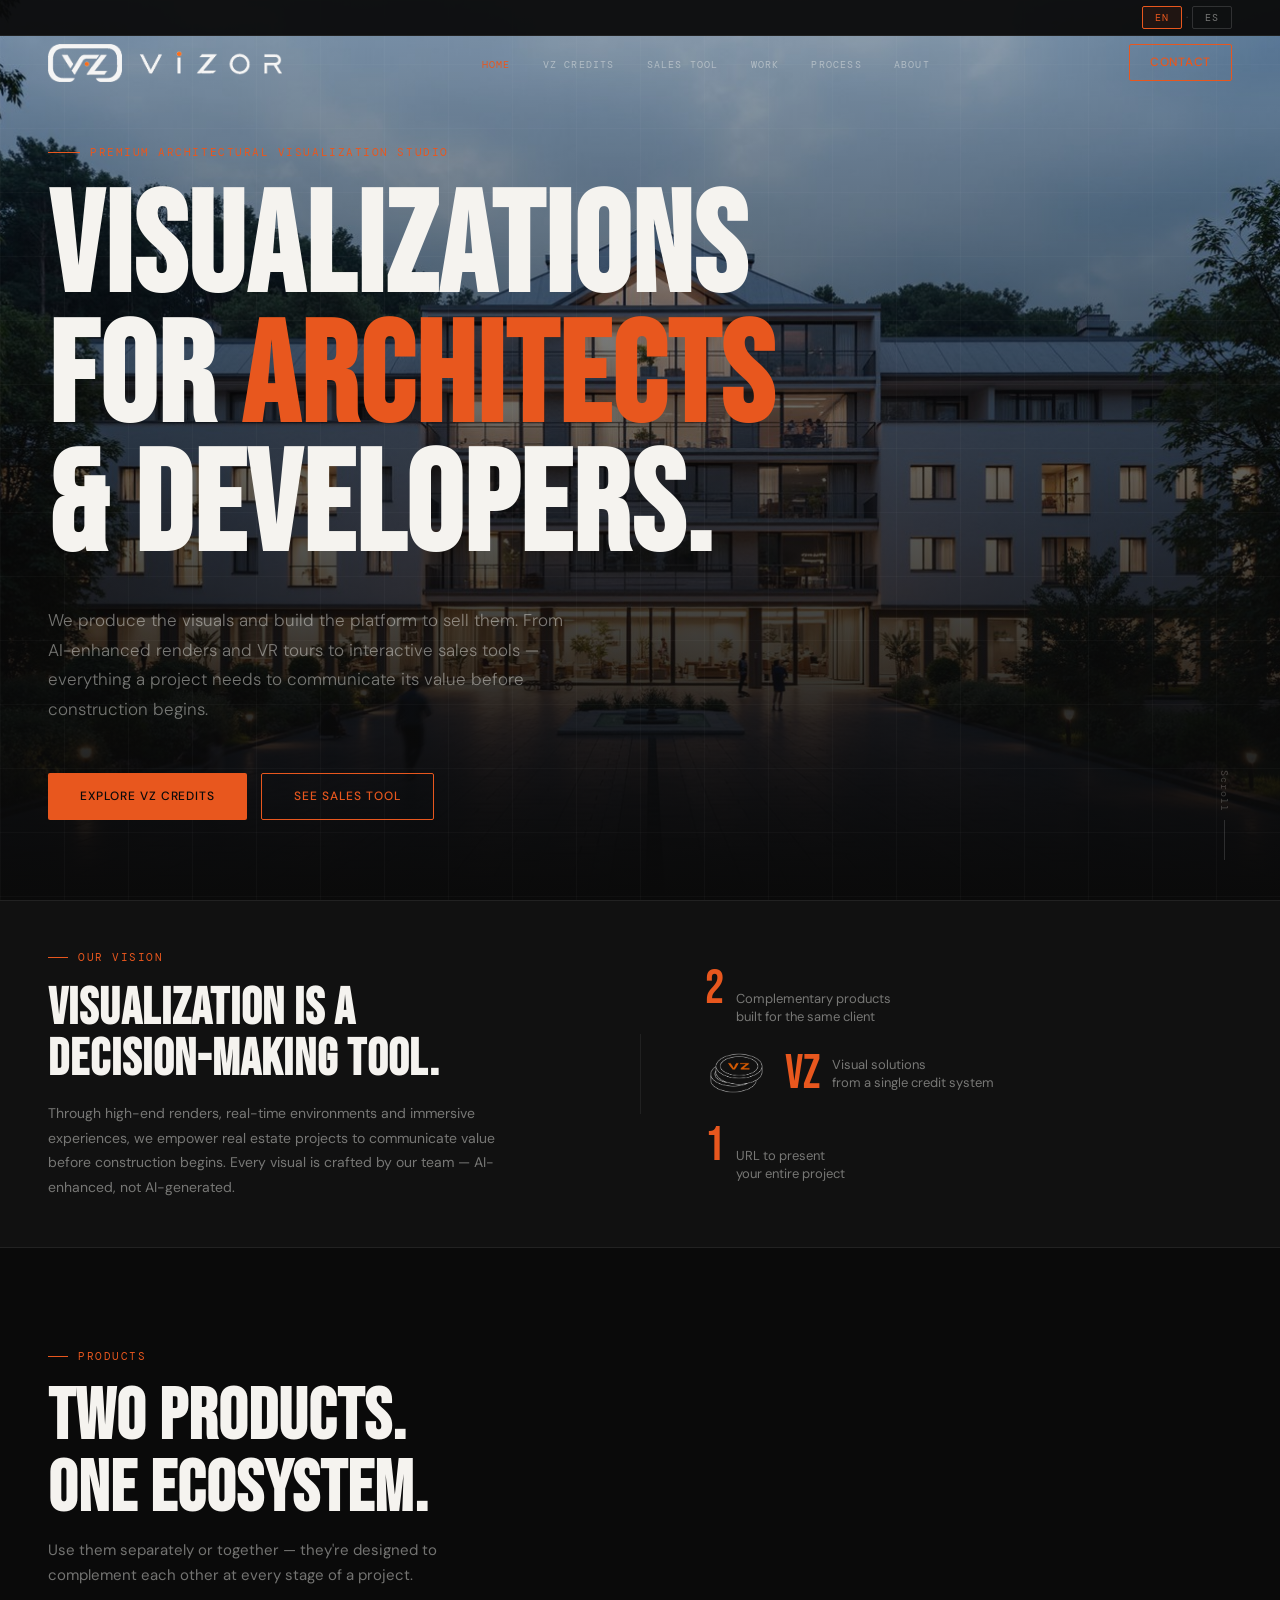
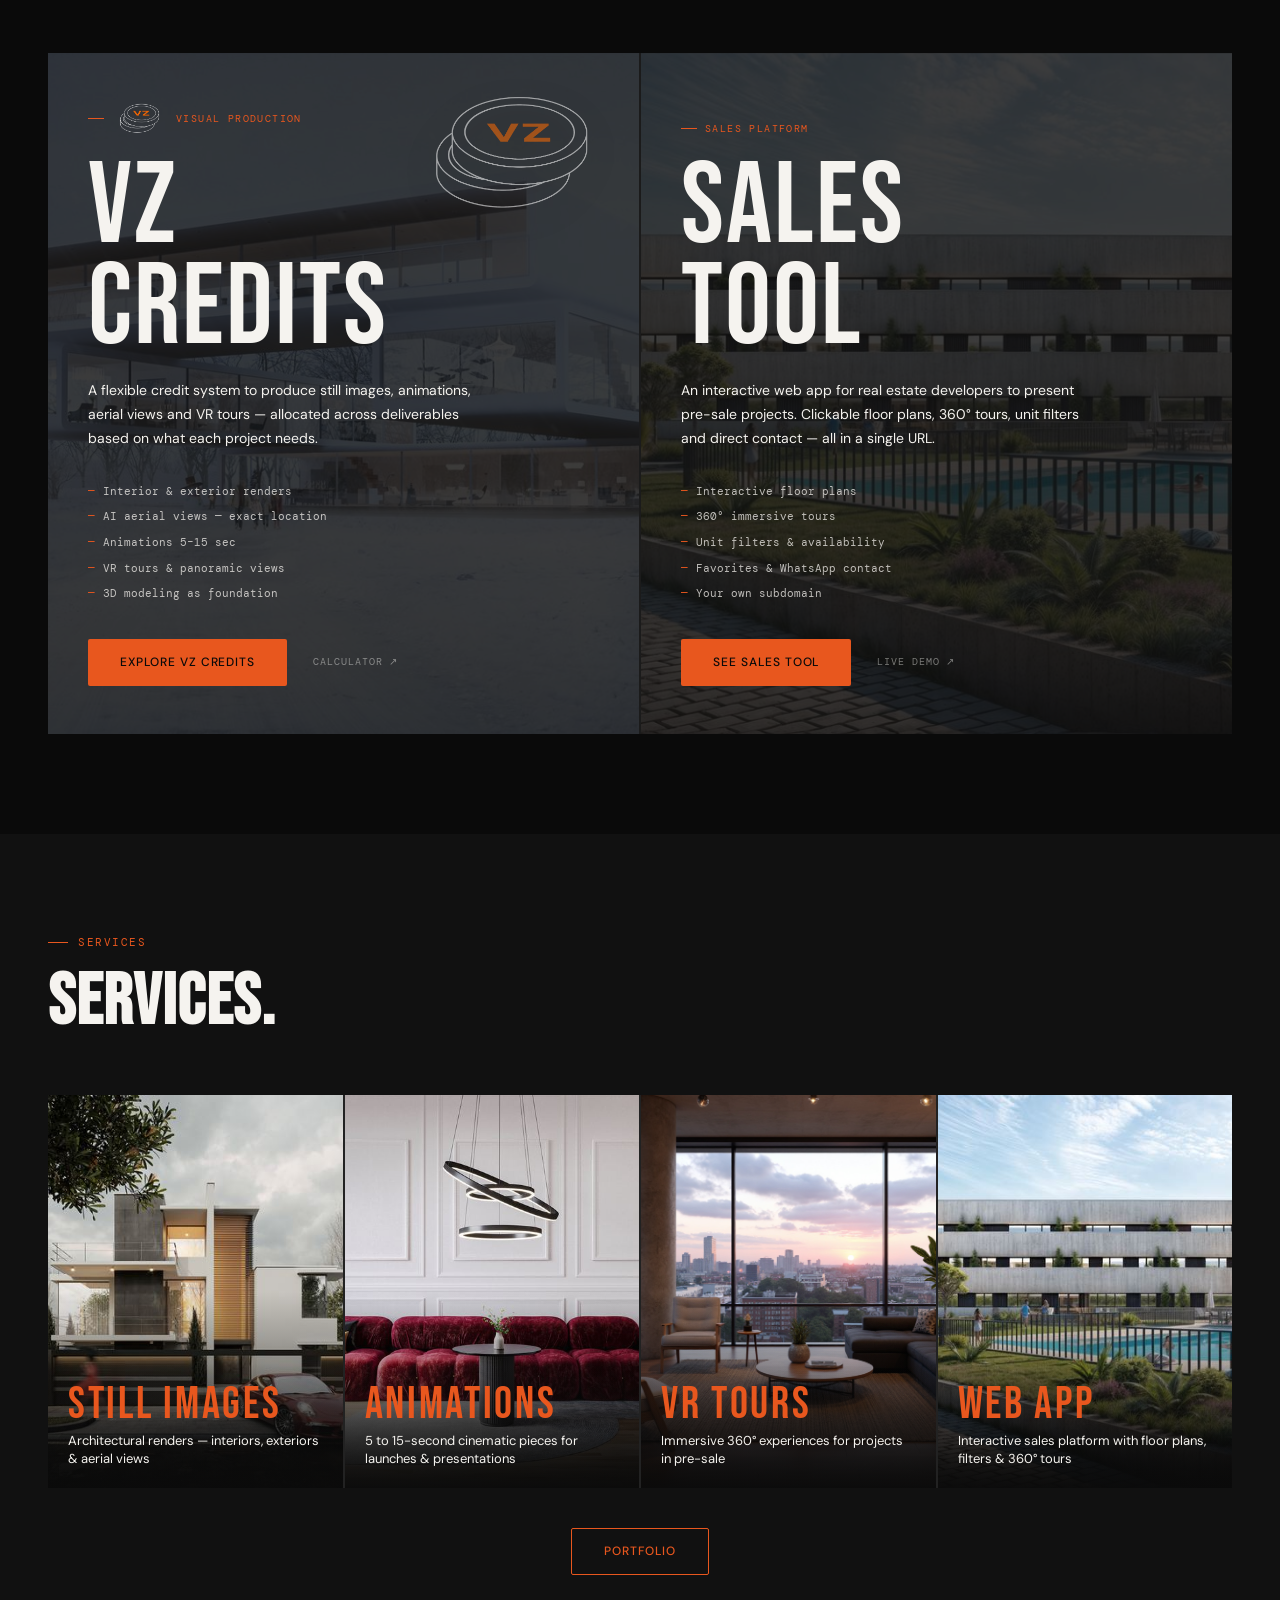
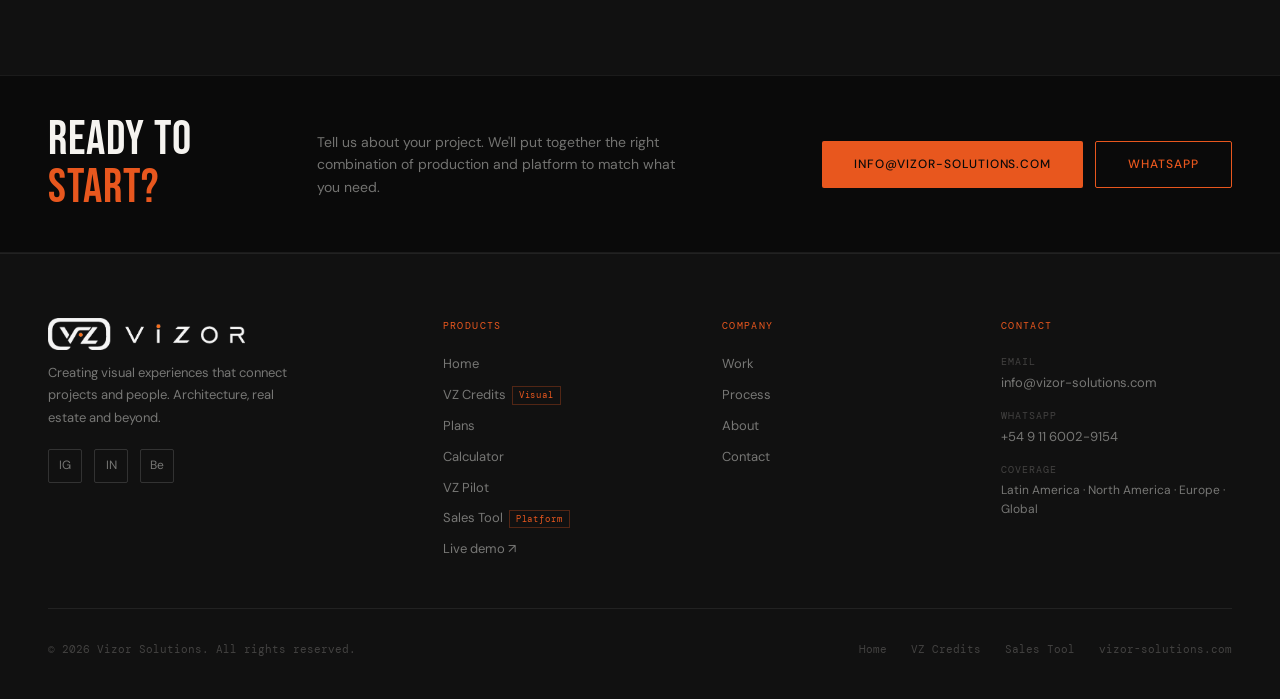
<file: index.html>
<!DOCTYPE html>
<html lang="en">
<head>
<meta charset="UTF-8">
<meta name="viewport" content="width=device-width, initial-scale=1.0">
<title>Vizor Solutions — Visual Production Studio</title>
<meta name="description" content="Vizor Solutions — premium architectural visualization for architects and developers. AI-enhanced renders, VR tours and interactive sales tools.">
<meta property="og:type" content="website">
<meta property="og:site_name" content="Vizor Solutions">
<meta property="og:url" content="https://vizor-solutions.com/">
<link rel="canonical" href="https://vizor-solutions.com/">
<meta property="og:title" content="Vizor Solutions — Visual Production Studio">
<meta property="og:description" content="We produce the visuals and build the platform to sell them. AI-enhanced renders, VR tours and interactive sales tools for architects and developers.">
<meta property="og:image" content="https://vizor-solutions.com/assets/img/hero-bg.jpg">
<meta name="twitter:card" content="summary_large_image">
<meta name="twitter:title" content="Vizor Solutions — Visual Production Studio">
<meta name="twitter:description" content="We produce the visuals and build the platform to sell them. AI-enhanced renders, VR tours and interactive sales tools for architects and developers.">
<meta name="twitter:image" content="https://vizor-solutions.com/assets/img/hero-bg.jpg">
<link rel="preconnect" href="https://fonts.googleapis.com">
<link rel="preconnect" href="https://fonts.gstatic.com" crossorigin>
<link href="https://fonts.googleapis.com/css2?family=Bebas+Neue&family=DM+Sans:wght@300;400;500&family=DM+Mono:wght@400;500&display=swap" rel="stylesheet">
<link rel="stylesheet" href="assets/css/vizor.css">
<link rel="preload" as="image" href="assets/img/hero-bg.jpg" fetchpriority="high">
<link rel="icon" type="image/png" href="assets/img/favicon.png" sizes="any">
<link rel="apple-touch-icon" href="assets/img/favicon.png">
<style>
/* ── HOME-SPECIFIC ── */

/* HERO */
.hero{min-height:100vh;position:relative;overflow:hidden;display:flex;flex-direction:column;justify-content:flex-end;padding:0 48px 80px;padding-top:137px}
.hero-bg{position:absolute;inset:0;z-index:0;background-image:url('assets/img/hero-bg.jpg');background-attachment:fixed;background-size:cover;background-position:center}
.hero-bg::after{content:'';position:absolute;inset:0;background:linear-gradient(to top,rgba(10,10,10,1) 0%,rgba(10,10,10,.7) 40%,rgba(10,10,10,.3) 100%)}
.hero-grid{position:absolute;inset:0;z-index:1;pointer-events:none;background-image:linear-gradient(rgba(255,255,255,.025) 1px,transparent 1px),linear-gradient(90deg,rgba(255,255,255,.025) 1px,transparent 1px);background-size:64px 64px}
.hero-content{position:relative;z-index:2;max-width:780px}
.hero-h1{font-family:var(--fd);font-size:clamp(40px,11vw,148px);line-height:.92;letter-spacing:2px;margin-bottom:32px;animation:fadeUp .8s .2s ease both;overflow-wrap:break-word;hyphens:auto}
.hero-h1 .accent{color:var(--orange)}
.hero-sub{font-size:17px;font-weight:300;color:var(--muted);line-height:1.75;max-width:520px;margin-bottom:48px;animation:fadeUp .8s .35s ease both}
.hero-actions{display:flex;gap:14px;flex-wrap:wrap;animation:fadeUp .8s .45s ease both}
.hero-scroll{position:absolute;bottom:40px;right:48px;z-index:2;font-family:var(--fm);font-size:10px;color:var(--muted2);letter-spacing:.1em;writing-mode:vertical-lr;display:flex;align-items:center;gap:8px;animation:fadeUp .8s .6s ease both}
.hero-scroll::after{content:'';width:1px;height:40px;background:var(--border-b)}

/* VISION STRIP */
.vision-strip{background:var(--surface);border-top:1px solid var(--border);border-bottom:1px solid var(--border);padding:48px}
.vision-inner{display:grid;grid-template-columns:1fr 1px 1fr;gap:0;align-items:center}
.vision-divider{background:var(--border);height:80px;align-self:center}
.vision-left{padding-right:64px}
.vision-label{font-family:var(--fm);font-size:11px;color:var(--orange);letter-spacing:.14em;text-transform:uppercase;display:flex;align-items:center;gap:10px;margin-bottom:16px}
.vision-label::before{content:'';width:20px;height:1px;background:var(--orange)}
.vision-title{font-family:var(--fd);font-size:clamp(32px,4vw,52px);line-height:1;letter-spacing:1px;margin-bottom:16px}
.vision-desc{font-size:14px;color:var(--muted);line-height:1.75;max-width:480px}
.vision-right{padding-left:64px;display:flex;flex-direction:column;gap:24px}
.vision-stat{display:flex;align-items:baseline;gap:12px}
.vision-stat-num{font-family:var(--fd);font-size:48px;color:var(--orange);line-height:1}
.vision-stat-text{font-size:13px;color:var(--muted);line-height:1.4}

/* PRODUCTS */
.products-section{padding:100px 48px}
.products-header{margin-bottom:64px}
.products-grid{display:grid;grid-template-columns:1fr 1fr;gap:2px;background:var(--border)}
.product-card{background:var(--surface);position:relative;overflow:hidden;min-height:540px;display:flex;flex-direction:column;justify-content:flex-end;transition:background .3s}
.product-card:hover{background:var(--surface2)}
.product-card-bg{position:absolute;inset:0;background-size:cover;background-position:center;opacity:.18;transition:opacity .4s}
.product-card:hover .product-card-bg{opacity:.28}
.product-card-border{position:absolute;top:0;left:0;right:0;height:2px;background:var(--orange);transform:scaleX(0);transform-origin:left;transition:transform .4s ease}
.product-card:hover .product-card-border{transform:scaleX(1)}
.product-card-coin{position:absolute;top:32px;right:32px;height:140px;width:auto;opacity:.55;z-index:1;pointer-events:none;transition:opacity .4s ease,transform .6s ease;filter:drop-shadow(0 10px 22px rgba(0,0,0,.4))}
.product-card:hover .product-card-coin{opacity:.8;transform:translateY(-4px) rotate(-3deg)}
@media(max-width:560px){.product-card-coin{height:92px;top:20px;right:20px;opacity:.45}}
.product-card-body{position:relative;z-index:2;padding:48px 40px}
.product-tag{font-family:var(--fm);font-size:10px;color:var(--orange);letter-spacing:.14em;text-transform:uppercase;margin-bottom:20px;display:flex;align-items:center;gap:8px}
.product-tag::before{content:'';width:16px;height:1px;background:var(--orange)}
.product-name{font-family:var(--fd);font-size:clamp(72px,9vw,130px);line-height:.88;letter-spacing:2px;margin-bottom:20px}
.product-desc{font-size:14px;color:var(--white);line-height:1.7;max-width:400px;margin-bottom:32px}
.product-features{display:flex;flex-direction:column;gap:8px;margin-bottom:36px}
.product-feature{font-family:var(--fm);font-size:11px;color:rgba(245,243,239,.75);display:flex;align-items:center;gap:8px}
.product-feature::before{content:'—';color:var(--orange)}
.product-actions{display:flex;gap:10px;align-items:center}
.product-link{font-family:var(--fm);font-size:10px;color:var(--muted);letter-spacing:.1em;text-transform:uppercase;text-decoration:none;display:flex;align-items:center;gap:6px;margin-left:16px;transition:color .2s}
.product-link:hover{color:var(--white)}
.product-link::after{content:'↗'}

/* WORK / SERVICES STRIP */
.services-section{padding:100px 48px;background:var(--surface)}
.services-grid{margin-top:56px;display:grid;grid-template-columns:repeat(auto-fit,minmax(min(170px,100%),1fr));gap:2px;background:var(--border)}
.service-item{position:relative;overflow:hidden;aspect-ratio:3/4;cursor:pointer;display:block;text-decoration:none;color:inherit}
.service-item img{width:100%;height:100%;object-fit:cover;display:block;transition:transform .6s ease,filter .4s}
.service-item:hover img{transform:scale(1.04);filter:brightness(.7)}
.service-item-overlay{position:absolute;inset:0;background:linear-gradient(to top,rgba(10,10,10,.85) 0%,transparent 50%)}
.service-item-label{position:absolute;bottom:0;left:0;right:0;padding:20px;background:linear-gradient(to top,rgba(10,10,10,.9) 0%,transparent 100%)}
.service-item-type{font-family:var(--fd);font-size:clamp(28px,3.5vw,48px);color:var(--orange);letter-spacing:.06em;text-transform:uppercase;margin-bottom:4px;line-height:1}
.service-item-name{font-size:13px;color:var(--white);line-height:1.4}
.service-item-arrow{position:absolute;top:18px;right:18px;width:36px;height:36px;border:1px solid rgba(244,243,239,.35);border-radius:50%;display:flex;align-items:center;justify-content:center;color:var(--white);font-size:14px;opacity:0;transform:translate(6px,-6px);transition:opacity .25s,transform .25s,background .25s,border-color .25s}
.service-item:hover .service-item-arrow{opacity:1;transform:translate(0,0);background:var(--orange);border-color:var(--orange)}
.services-cta{margin-top:40px;text-align:center}

/* CONNECT STRIP */
.connect-strip{background:var(--black);border-top:1px solid var(--border);border-bottom:1px solid var(--border);padding:40px 48px;display:flex;align-items:center;justify-content:space-between;gap:48px}
.connect-text{font-family:var(--fd);font-size:clamp(28px,4vw,48px);letter-spacing:1px;line-height:1}
.connect-text span{color:var(--orange)}
.connect-desc{font-size:14px;color:var(--muted);max-width:380px;line-height:1.6}
.connect-actions{display:flex;gap:12px;flex-shrink:0}

/* FOOTER (home-specific bg) */
footer{background:var(--surface);border-top:1px solid var(--border)}

@media(max-width:900px){
  .hero{padding:0 20px 64px;padding-top:120px}
  .hero-scroll{display:none}
  .vision-strip{padding:40px 20px}
  .vision-inner{grid-template-columns:1fr;gap:32px}
  .vision-divider{display:none}
  .vision-left{padding-right:0}
  .vision-right{padding-left:0}
  .products-section{padding:64px 20px}
  .products-grid{grid-template-columns:1fr}
  .services-section{padding:64px 20px}
  .services-grid{grid-template-columns:repeat(2,minmax(0,1fr))}
  .connect-strip{flex-direction:column;align-items:flex-start;padding:40px 20px}
}
/* Defensive: touch devices always get 2-col services even if viewport detection is off */
@media (any-pointer:coarse){
  .services-grid{grid-template-columns:repeat(2,minmax(0,1fr))}
}
</style>
</head>
<body>

<!-- LANG BAR -->
<div class="lang-bar">
  <button class="lang-btn active" id="btn-en" onclick="setLang('en')">EN</button>
  <span class="lang-sep">·</span>
  <button class="lang-btn" id="btn-es" onclick="setLang('es')">ES</button>
</div>
<!-- NAV -->
<nav id="mainNav">
  <a href="/" class="nav-logo"><img src="assets/img/logo.png" alt="Vizor Solutions" width="235" height="38" style="height:38px;width:auto;display:block"></a>
  <ul class="nav-links">
    <li><a href="/" class="active">Home</a></li>
    <li><a href="/vz-credits">VZ Credits</a></li>
    <li><a href="/sales-tool">Sales Tool</a></li>
    <li><a href="/services" data-en="Work" data-es="Trabajo">Work</a></li>
    <li><a href="/process" data-en="Process" data-es="Proceso">Process</a></li>
    <li><a href="/about" data-en="About" data-es="Nosotros">About</a></li>
  </ul>
  <a href="#contact" class="nav-cta" data-en="Contact" data-es="Contacto">Contact</a>
</nav>

<!-- HERO -->
<section class="hero">
  <div class="hero-bg" id="heroBg"></div>
  <div class="hero-grid"></div>
  <div class="hero-content">
    <div class="hero-tag" data-en="Premium Architectural Visualization Studio" data-es="Estudio Premium de Visualización Arquitectónica">Premium Architectural Visualization Studio</div>
    <h1 class="hero-h1"
        data-en="VISUALIZATIONS<br>FOR <span class='accent'>ARCHITECTS</span><br>&amp; DEVELOPERS."
        data-es="VISUALIZACIONES<br>PARA <span class='accent'>ARQUITECTOS</span><br>Y DESARROLLADORES.">VISUALIZATIONS<br>FOR <span class="accent">ARCHITECTS</span><br>& DEVELOPERS.</h1>
    <p class="hero-sub"
       data-en="We produce the visuals and build the platform to sell them. From AI-enhanced renders and VR tours to interactive sales tools — everything a project needs to communicate its value before construction begins."
       data-es="Producimos los visuales y construimos la plataforma para venderlos. Desde renders potenciados por IA y tours VR hasta herramientas de venta interactivas — todo lo que un proyecto necesita para comunicar su valor antes de la construcción.">We produce the visuals and build the platform to sell them. From AI-enhanced renders and VR tours to interactive sales tools — everything a project needs to communicate its value before construction begins.</p>
    <div class="hero-actions">
      <a href="/vz-credits" class="btn-primary" data-en="Explore VZ Credits" data-es="Explorar VZ Credits">Explore VZ Credits</a>
      <a href="/sales-tool" class="btn-ghost" data-en="See Sales Tool" data-es="Ver Sales Tool">See Sales Tool</a>
    </div>
  </div>
  <div class="hero-scroll" data-en="Scroll" data-es="Bajar">Scroll</div>
</section>

<!-- VISION -->
<div class="vision-strip">
  <div class="vision-inner">
    <div class="vision-left reveal">
      <div class="vision-label" data-en="Our Vision" data-es="Nuestra Visión">Our Vision</div>
      <h2 class="vision-title"
          data-en="VISUALIZATION IS A<br>DECISION-MAKING TOOL."
          data-es="LA VISUALIZACIÓN ES UNA<br>HERRAMIENTA DE DECISIÓN.">VISUALIZATION IS A<br>DECISION-MAKING TOOL.</h2>
      <p class="vision-desc"
         data-en="Through high-end renders, real-time environments and immersive experiences, we empower real estate projects to communicate value before construction begins. Every visual is crafted by our team — AI-enhanced, not AI-generated."
         data-es="A través de renders de alta gama, entornos en tiempo real y experiencias inmersivas, ayudamos a los proyectos inmobiliarios a comunicar valor antes de la construcción. Cada visual está hecho por nuestro equipo — potenciado por IA, no generado por IA.">Through high-end renders, real-time environments and immersive experiences, we empower real estate projects to communicate value before construction begins. Every visual is crafted by our team — AI-enhanced, not AI-generated.</p>
    </div>
    <div class="vision-divider"></div>
    <div class="vision-right reveal">
      <div class="vision-stat">
        <div class="vision-stat-num">2</div>
        <div class="vision-stat-text" data-en="Complementary products<br>built for the same client" data-es="Productos complementarios<br>hechos para el mismo cliente">Complementary products<br>built for the same client</div>
      </div>
      <div class="vision-stat" style="align-items:center">
        <img src="assets/img/vz-coin.png" alt="VZ Credits coin" width="69" height="48" style="height:48px;width:auto;opacity:.85;margin-right:4px">
        <div class="vision-stat-num">VZ</div>
        <div class="vision-stat-text" data-en="Visual solutions<br>from a single credit system" data-es="Soluciones visuales<br>desde un único sistema de créditos">Visual solutions<br>from a single credit system</div>
      </div>
      <div class="vision-stat">
        <div class="vision-stat-num">1</div>
        <div class="vision-stat-text" data-en="URL to present<br>your entire project" data-es="URL para presentar<br>todo tu proyecto">URL to present<br>your entire project</div>
      </div>
    </div>
  </div>
</div>

<!-- PRODUCTS -->
<section class="products-section">
  <div class="products-header reveal">
    <div class="section-label" data-en="Products" data-es="Productos">Products</div>
    <h2 class="section-title" data-en="TWO PRODUCTS.<br>ONE ECOSYSTEM." data-es="DOS PRODUCTOS.<br>UN ECOSISTEMA.">TWO PRODUCTS.<br>ONE ECOSYSTEM.</h2>
    <p class="section-sub" data-en="Use them separately or together — they're designed to complement each other at every stage of a project." data-es="Usalos por separado o juntos — están diseñados para complementarse en cada etapa de un proyecto.">Use them separately or together — they're designed to complement each other at every stage of a project.</p>
  </div>
  <div class="products-grid">

    <!-- VZ CREDITS -->
    <div class="product-card reveal">
      <div class="product-card-bg" style="background-image:url('assets/img/product-vz-credits.jpg')"></div>
      <div class="product-card-border"></div>
      <img class="product-card-coin" src="assets/img/vz-coin.png" alt="" width="260" height="180" loading="lazy">
      <div class="product-card-body">
        <div class="product-tag" style="display:flex;align-items:center;gap:12px">
          <img src="assets/img/vz-coin.png" alt="VZ Credits" width="52" height="36" loading="lazy" style="height:36px;width:auto;opacity:.9">
          <span data-en="Visual Production" data-es="Producción Visual">Visual Production</span>
        </div>
        <div class="product-name">VZ<br>CREDITS</div>
        <p class="product-desc"
           data-en="A flexible credit system to produce still images, animations, aerial views and VR tours — allocated across deliverables based on what each project needs."
           data-es="Un sistema flexible de créditos para producir imágenes fijas, animaciones, vistas aéreas y tours VR — distribuidos entre los entregables según lo que cada proyecto necesite.">A flexible credit system to produce still images, animations, aerial views and VR tours — allocated across deliverables based on what each project needs.</p>
        <div class="product-features">
          <div class="product-feature" data-en="Interior &amp; exterior renders" data-es="Renders de interior y exterior">Interior & exterior renders</div>
          <div class="product-feature" data-en="AI aerial views — exact location" data-es="Vistas aéreas con IA — ubicación exacta">AI aerial views — exact location</div>
          <div class="product-feature" data-en="Animations 5–15 sec" data-es="Animaciones de 5 a 15 segundos">Animations 5–15 sec</div>
          <div class="product-feature" data-en="VR tours &amp; panoramic views" data-es="Tours VR y vistas panorámicas">VR tours & panoramic views</div>
          <div class="product-feature" data-en="3D modeling as foundation" data-es="Modelado 3D como base">3D modeling as foundation</div>
        </div>
        <div class="product-actions">
          <a href="/vz-credits" class="btn-primary" data-en="Explore VZ Credits" data-es="Explorar VZ Credits">Explore VZ Credits</a>
          <a href="/vz-credits#calculator" class="product-link" data-en="Calculator" data-es="Calculadora">Calculator</a>
        </div>
      </div>
    </div>

    <!-- SALES TOOL -->
    <div class="product-card reveal">
      <div class="product-card-bg" style="background-image:url('assets/img/product-sales-tool.jpg')"></div>
      <div class="product-card-border"></div>
      <div class="product-card-body">
        <div class="product-tag" data-en="Sales Platform" data-es="Plataforma de Ventas">Sales Platform</div>
        <div class="product-name">SALES<br>TOOL</div>
        <p class="product-desc"
           data-en="An interactive web app for real estate developers to present pre-sale projects. Clickable floor plans, 360° tours, unit filters and direct contact — all in a single URL."
           data-es="Una webapp interactiva para que desarrolladores inmobiliarios presenten proyectos en pre-venta. Plantas clickeables, tours 360°, filtros de unidades y contacto directo — todo en una sola URL.">An interactive web app for real estate developers to present pre-sale projects. Clickable floor plans, 360° tours, unit filters and direct contact — all in a single URL.</p>
        <div class="product-features">
          <div class="product-feature" data-en="Interactive floor plans" data-es="Plantas interactivas">Interactive floor plans</div>
          <div class="product-feature" data-en="360° immersive tours" data-es="Tours inmersivos 360°">360° immersive tours</div>
          <div class="product-feature" data-en="Unit filters &amp; availability" data-es="Filtros de unidades y disponibilidad">Unit filters & availability</div>
          <div class="product-feature" data-en="Favorites &amp; WhatsApp contact" data-es="Favoritos y contacto por WhatsApp">Favorites & WhatsApp contact</div>
          <div class="product-feature" data-en="Your own subdomain" data-es="Tu propio subdominio">Your own subdomain</div>
        </div>
        <div class="product-actions">
          <a href="/sales-tool" class="btn-primary" data-en="See Sales Tool" data-es="Ver Sales Tool">See Sales Tool</a>
          <a href="https://app.vizor-solutions.com" target="_blank" class="product-link" data-en="Live demo" data-es="Demo en vivo">Live demo</a>
        </div>
      </div>
    </div>

  </div>
</section>

<!-- WORK -->
<section class="services-section">
  <div class="reveal">
    <div class="section-label" data-en="Services" data-es="Servicios">Services</div>
    <h2 class="section-title" data-en="SERVICES." data-es="SERVICIOS.">SERVICES.</h2>
  </div>
  <div class="services-grid">
    <a class="service-item reveal" href="/services#showcase">
      <img src="assets/img/service-still.jpg" alt="Still Images" width="800" height="450" loading="lazy">
      <div class="service-item-overlay"></div>
      <span class="service-item-arrow" aria-hidden="true">↗</span>
      <div class="service-item-label">
        <div class="service-item-type" data-en="Still Images" data-es="Imágenes Fijas">Still Images</div>
        <div class="service-item-name" data-en="Architectural renders — interiors, exteriors &amp; aerial views" data-es="Renders arquitectónicos — interiores, exteriores y vistas aéreas">Architectural renders — interiors, exteriors & aerial views</div>
      </div>
    </a>
    <a class="service-item reveal" href="/services#motion">
      <img src="assets/img/service-animation.jpg" alt="Animations" width="800" height="580" loading="lazy">
      <div class="service-item-overlay"></div>
      <span class="service-item-arrow" aria-hidden="true">↗</span>
      <div class="service-item-label">
        <div class="service-item-type" data-en="Animations" data-es="Animaciones">Animations</div>
        <div class="service-item-name" data-en="5 to 15-second cinematic pieces for launches &amp; presentations" data-es="Piezas cinematográficas de 5 a 15 segundos para lanzamientos y presentaciones">5 to 15-second cinematic pieces for launches & presentations</div>
      </div>
    </a>
    <a class="service-item reveal" href="/services#immersive">
      <img src="assets/img/service-vr.jpg" alt="VR Tours" width="800" height="468" loading="lazy">
      <div class="service-item-overlay"></div>
      <span class="service-item-arrow" aria-hidden="true">↗</span>
      <div class="service-item-label">
        <div class="service-item-type" data-en="VR Tours" data-es="Tours VR">VR Tours</div>
        <div class="service-item-name" data-en="Immersive 360° experiences for projects in pre-sale" data-es="Experiencias 360° inmersivas para proyectos en pre-venta">Immersive 360° experiences for projects in pre-sale</div>
      </div>
    </a>
    <a class="service-item reveal" href="/sales-tool">
      <img src="assets/img/service-webapp.jpg" alt="Web App" width="800" height="447" loading="lazy">
      <div class="service-item-overlay"></div>
      <span class="service-item-arrow" aria-hidden="true">↗</span>
      <div class="service-item-label">
        <div class="service-item-type" data-en="Web App" data-es="Web App">Web App</div>
        <div class="service-item-name" data-en="Interactive sales platform with floor plans, filters &amp; 360° tours" data-es="Plataforma de venta interactiva con plantas, filtros y tours 360°">Interactive sales platform with floor plans, filters & 360° tours</div>
      </div>
    </a>
  </div>
  <div class="services-cta reveal">
    <a href="/services" class="btn-ghost" data-en="Portfolio" data-es="Portfolio">Portfolio</a>
  </div>
</section>

<!-- CONNECT STRIP -->
<div class="connect-strip reveal" id="contact">
  <div>
    <div class="connect-text"
         data-en="READY TO<br><span>START?</span>"
         data-es="¿LISTO PARA<br><span>EMPEZAR?</span>">READY TO<br><span>START?</span></div>
  </div>
  <div class="connect-desc"
       data-en="Tell us about your project. We'll put together the right combination of production and platform to match what you need."
       data-es="Contanos sobre tu proyecto. Armamos la combinación justa de producción y plataforma para lo que necesitás.">
    Tell us about your project. We'll put together the right combination of production and platform to match what you need.
  </div>
  <div class="connect-actions">
    <a href="mailto:info@vizor-solutions.com" class="btn-primary">info@vizor-solutions.com</a>
    <a href="https://wa.me/5491160029154" target="_blank" class="btn-ghost">WhatsApp</a>
  </div>
</div>

<!-- FOOTER -->
<footer>
  <div class="footer-top">
    <div class="footer-brand">
      <div class="logo"><img src="assets/img/logo.png" alt="Vizor Solutions" width="197" height="32" loading="lazy" style="height:32px;width:auto;display:block;margin-bottom:12px"></div>
      <p data-en="Creating visual experiences that connect projects and people. Architecture, real estate and beyond." data-es="Creamos experiencias visuales que conectan proyectos y personas. Arquitectura, real estate y más allá.">Creating visual experiences that connect projects and people. Architecture, real estate and beyond.</p>
      <div class="footer-social">
        <a href="https://www.instagram.com/vizorsolutions" target="_blank" title="Instagram">IG</a>
        <a href="https://www.linkedin.com/company/vizorsol/" target="_blank" title="LinkedIn">IN</a>
        <a href="https://www.behance.net/Vizorsolutions" target="_blank" rel="noopener" title="Behance">Be</a>
      </div>
    </div>
    <div>
      <div class="footer-col-title" data-en="Products" data-es="Productos">Products</div>
      <ul class="footer-links">
        <li><a href="/" data-en="Home" data-es="Inicio">Home</a></li>
        <li><a href="/vz-credits">VZ Credits <span class="tag">Visual</span></a></li>
        <li><a href="/vz-credits#plans" data-en="Plans" data-es="Planes">Plans</a></li>
        <li><a href="/vz-credits#calculator" data-en="Calculator" data-es="Calculadora">Calculator</a></li>
        <li><a href="/vz-credits#pilot">VZ Pilot</a></li>
        <li><a href="/sales-tool">Sales Tool <span class="tag">Platform</span></a></li>
        <li><a href="https://app.vizor-solutions.com" target="_blank" data-en="Live demo ↗" data-es="Demo en vivo ↗">Live demo ↗</a></li>
      </ul>
    </div>
    <div>
      <div class="footer-col-title" data-en="Company" data-es="Compañía">Company</div>
      <ul class="footer-links">
        <li><a href="/services" data-en="Work" data-es="Trabajo">Work</a></li>
        <li><a href="/process" data-en="Process" data-es="Proceso">Process</a></li>
        <li><a href="/about" data-en="About" data-es="Nosotros">About</a></li>
        <li><a href="#contact" data-en="Contact" data-es="Contacto">Contact</a></li>
      </ul>
    </div>
    <div>
      <div class="footer-col-title" data-en="Contact" data-es="Contacto">Contact</div>
      <div class="footer-contact-item">
        <span class="footer-contact-label">Email</span>
        <span class="footer-contact-val"><a href="mailto:info@vizor-solutions.com">info@vizor-solutions.com</a></span>
      </div>
      <div class="footer-contact-item">
        <span class="footer-contact-label">WhatsApp</span>
        <span class="footer-contact-val"><a href="https://wa.me/5491160029154" target="_blank">+54 9 11 6002-9154</a></span>
      </div>
      <div class="footer-contact-item">
        <span class="footer-contact-label" data-en="Coverage" data-es="Cobertura">Coverage</span>
        <span class="footer-contact-val" style="font-size:12px" data-en="Latin America · North America · Europe · Global" data-es="Latinoamérica · Norteamérica · Europa · Global">Latin America · North America · Europe · Global</span>
      </div>
    </div>
  </div>
  <div class="footer-bottom">
    <span class="footer-copy" data-en="© 2026 Vizor Solutions. All rights reserved." data-es="© 2026 Vizor Solutions. Todos los derechos reservados.">© 2026 Vizor Solutions. All rights reserved.</span>
    <div class="footer-bottom-links">
      <a href="/" data-en="Home" data-es="Inicio">Home</a>
      <a href="/vz-credits">VZ Credits</a>
      <a href="/sales-tool">Sales Tool</a>
      <a href="https://vizor-solutions.com">vizor-solutions.com</a>
    </div>
  </div>
</footer>

<script>
// Nav scroll
const nav = document.getElementById('mainNav');
window.addEventListener('scroll', () => {
  nav.classList.toggle('scrolled', window.scrollY > 40);
});

// Reveal on scroll
const observer = new IntersectionObserver((entries) => {
  entries.forEach(e => { if(e.isIntersecting) { e.target.classList.add('visible'); } });
}, {threshold: 0.12});
document.querySelectorAll('.reveal').forEach(el => observer.observe(el));
</script>

<script src="assets/js/vizor-nav.js" defer></script>
<script src="assets/js/vizor-lang.js" defer></script>
</body>
</html>
</file>
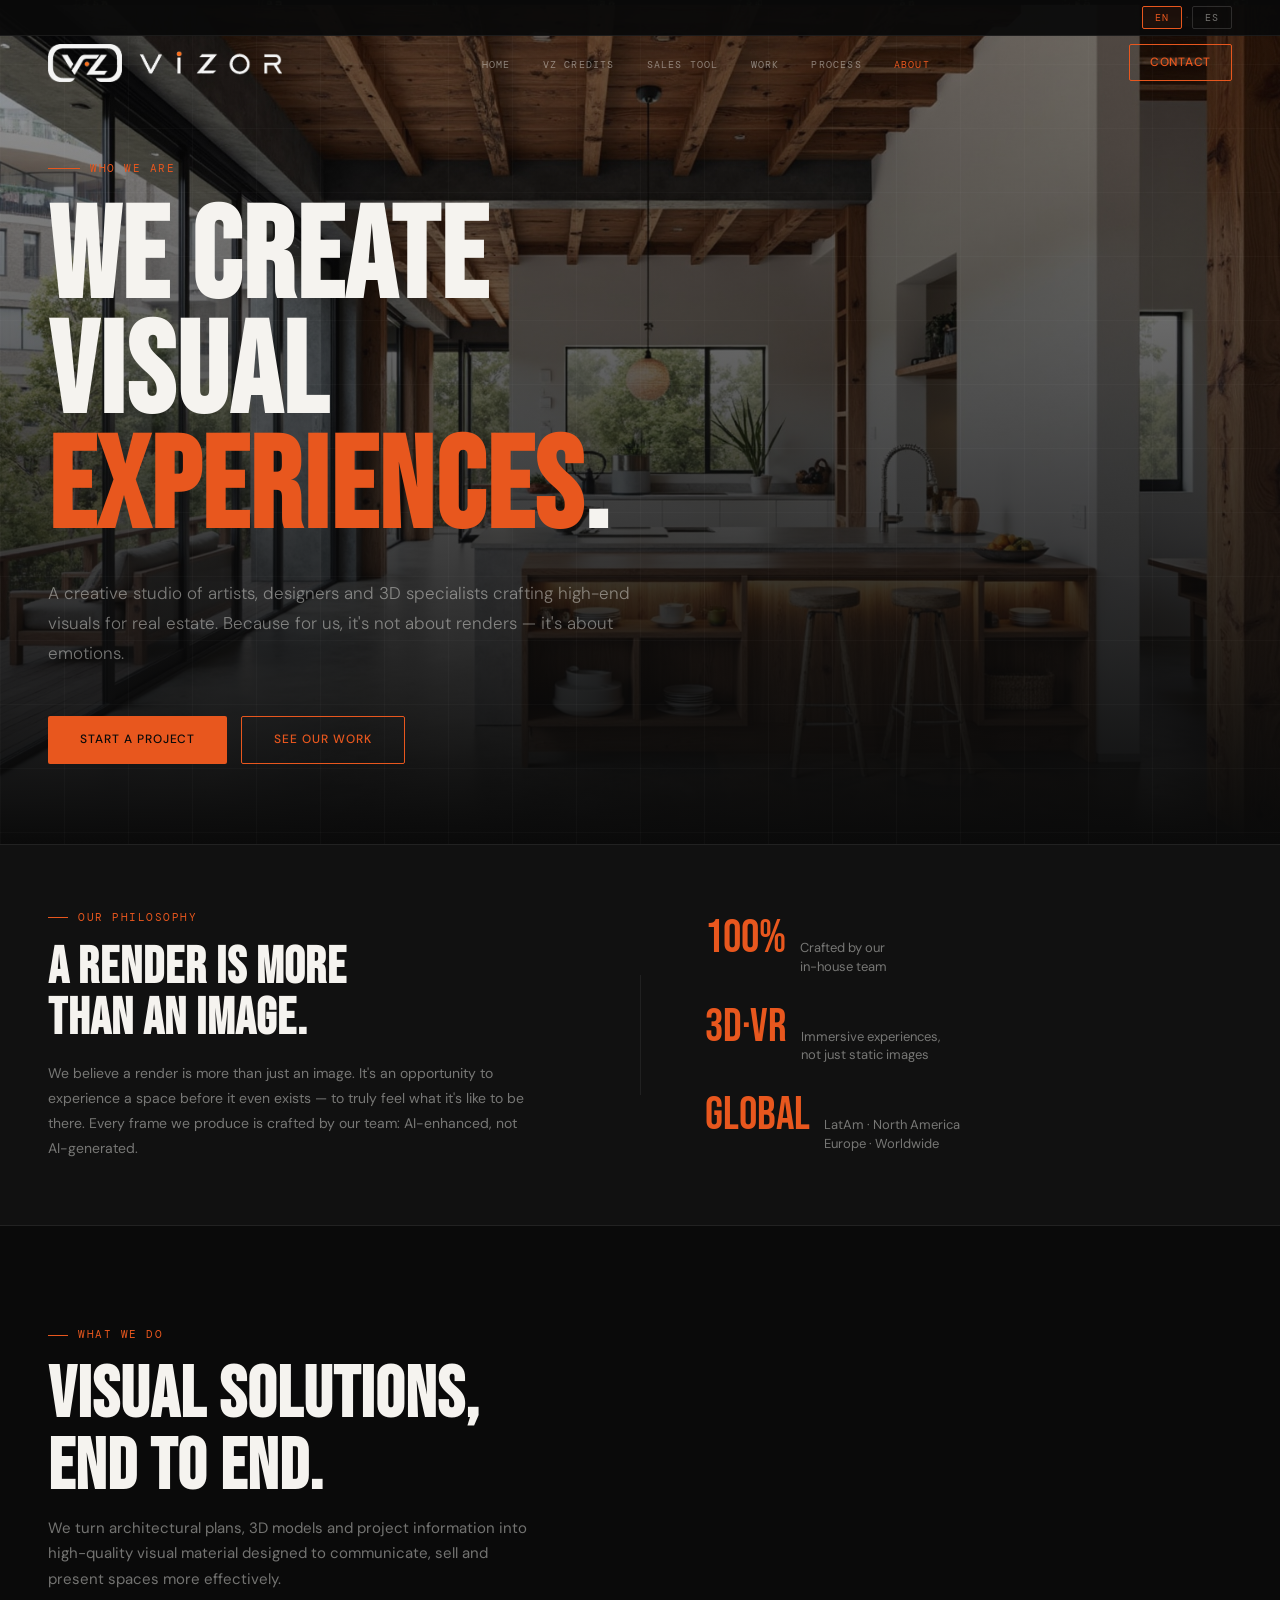
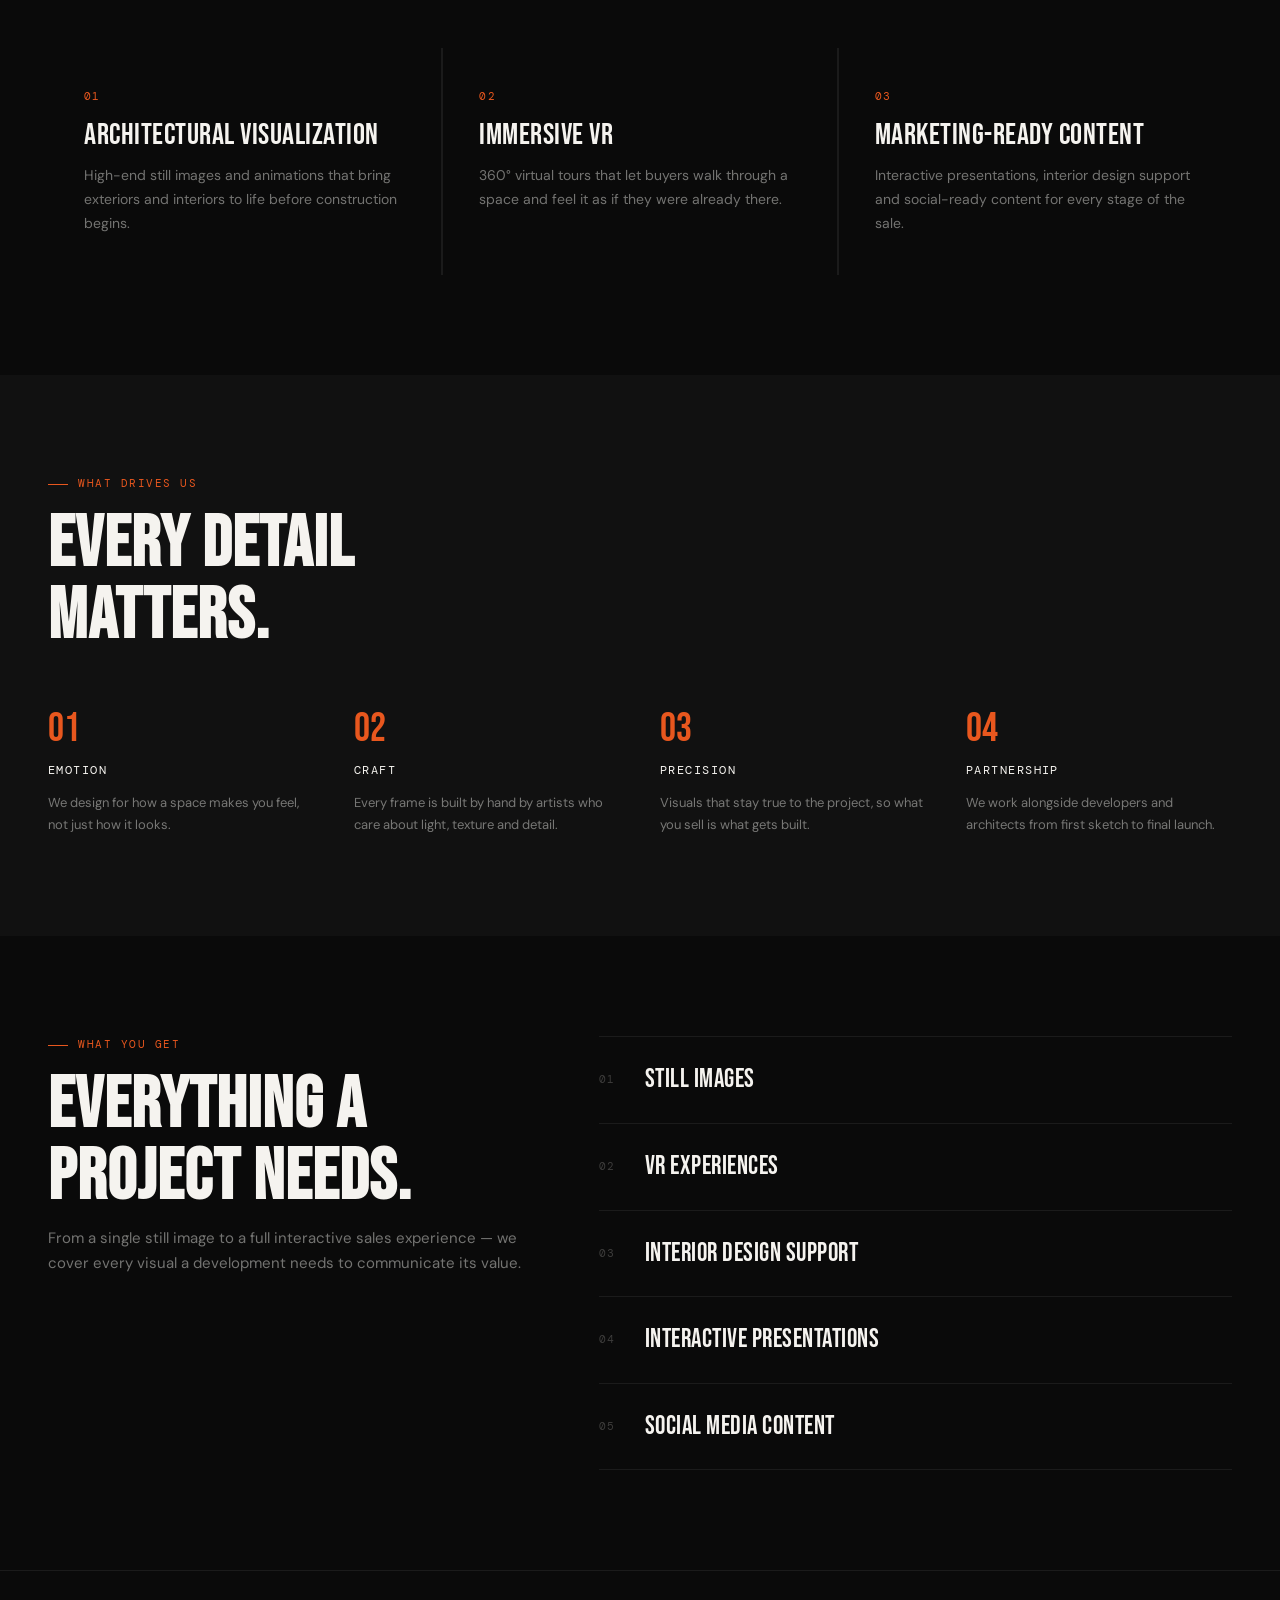
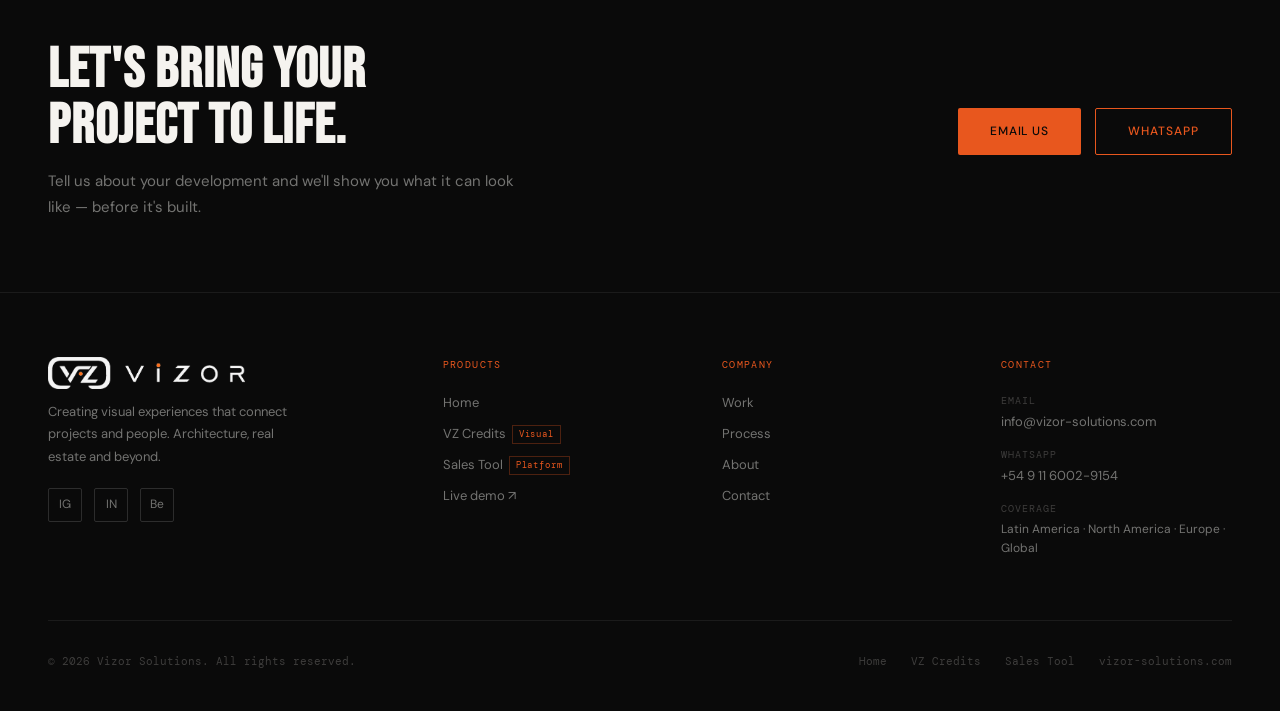
<file: about.html>
<!DOCTYPE html>
<html lang="en">
<head>
<meta charset="UTF-8">
<meta name="viewport" content="width=device-width, initial-scale=1.0">
<title>About — Vizor Solutions | Premium Architectural Visualization Studio</title>
<meta name="description" content="Vizor is a creative studio of artists, designers and 3D specialists crafting high-end visuals for real estate. Because for us, it's not about renders — it's about emotions.">
<meta property="og:type" content="website">
<meta property="og:site_name" content="Vizor Solutions">
<meta property="og:url" content="https://vizor-solutions.com/about">
<link rel="canonical" href="https://vizor-solutions.com/about">
<meta property="og:title" content="About — Vizor Solutions | Premium Architectural Visualization Studio">
<meta property="og:description" content="A creative studio of artists, designers and 3D specialists crafting high-end visuals for real estate. It's not about renders — it's about emotions.">
<meta property="og:image" content="https://vizor-solutions.com/assets/img/about-vz.jpg">
<meta name="twitter:card" content="summary_large_image">
<meta name="twitter:title" content="About — Vizor Solutions">
<meta name="twitter:description" content="A creative studio of artists, designers and 3D specialists crafting high-end visuals for real estate. It's not about renders — it's about emotions.">
<meta name="twitter:image" content="https://vizor-solutions.com/assets/img/about-vz.jpg">
<link rel="preconnect" href="https://fonts.googleapis.com">
<link rel="preconnect" href="https://fonts.gstatic.com" crossorigin>
<link href="https://fonts.googleapis.com/css2?family=Bebas+Neue&family=DM+Sans:wght@300;400;500&family=DM+Mono:wght@400;500&display=swap" rel="stylesheet">
<link rel="stylesheet" href="assets/css/vizor.css">
<link rel="preload" as="image" href="assets/img/about-vz.jpg" fetchpriority="high">
<link rel="icon" type="image/png" href="assets/img/favicon.png" sizes="any">
<link rel="apple-touch-icon" href="assets/img/favicon.png">
<style>
/* ── ABOUT-SPECIFIC ── */
a{color:inherit}

/* HERO */
.hero{min-height:88vh;position:relative;overflow:hidden;display:flex;flex-direction:column;justify-content:flex-end;padding:0 48px 80px;padding-top:160px}
.hero-bg{position:absolute;inset:0;z-index:0;background-image:url('assets/img/about-vz.jpg');background-size:cover;background-position:center;background-attachment:fixed}
.hero-bg::after{content:'';position:absolute;inset:0;background:linear-gradient(to top,rgba(10,10,10,1) 0%,rgba(10,10,10,.72) 45%,rgba(10,10,10,.35) 100%)}
.hero-grid{position:absolute;inset:0;z-index:1;pointer-events:none;background-image:linear-gradient(rgba(255,255,255,.025) 1px,transparent 1px),linear-gradient(90deg,rgba(255,255,255,.025) 1px,transparent 1px);background-size:64px 64px}
.hero-content{position:relative;z-index:2;max-width:860px}
.hero-h1{font-family:var(--fd);font-size:clamp(60px,10vw,128px);line-height:.9;letter-spacing:2px;margin-bottom:32px;animation:fadeUp .8s .2s ease both}
.hero-h1 .accent{color:var(--orange)}
.hero-sub{font-size:17px;font-weight:300;color:var(--muted);line-height:1.75;max-width:600px;margin-bottom:48px;animation:fadeUp .8s .35s ease both}
.hero-actions{display:flex;gap:14px;flex-wrap:wrap;animation:fadeUp .8s .45s ease both}

/* PHILOSOPHY (vision-strip) */
.vision-strip{background:var(--surface);border-top:1px solid var(--border);border-bottom:1px solid var(--border);padding:64px 48px}
.vision-inner{max-width:1280px;margin:0 auto;display:grid;grid-template-columns:1fr 1px 1fr;gap:0;align-items:center}
.vision-divider{background:var(--border);height:120px;align-self:center}
.vision-left{padding-right:64px}
.vision-label{font-family:var(--fm);font-size:11px;color:var(--orange);letter-spacing:.14em;text-transform:uppercase;display:flex;align-items:center;gap:10px;margin-bottom:16px}
.vision-label::before{content:'';width:20px;height:1px;background:var(--orange)}
.vision-title{font-family:var(--fd);font-size:clamp(32px,4vw,52px);line-height:1;letter-spacing:1px;margin-bottom:16px}
.vision-desc{font-size:14px;color:var(--muted);line-height:1.8;max-width:480px}
.vision-right{padding-left:64px;display:flex;flex-direction:column;gap:28px}
.vision-stat{display:flex;align-items:baseline;gap:14px}
.vision-stat-num{font-family:var(--fd);font-size:46px;color:var(--orange);line-height:1;white-space:nowrap}
.vision-stat-text{font-size:13px;color:var(--muted);line-height:1.45}

/* WHAT WE DO */
.do-section{padding:100px 48px}
.do-header{max-width:1280px;margin:0 auto 56px}
.do-grid{max-width:1280px;margin:0 auto;display:grid;grid-template-columns:repeat(3,1fr);gap:2px;background:var(--border)}
.do-card{background:var(--black);padding:40px 36px;display:flex;flex-direction:column;gap:14px;transition:background .3s}
.do-card:hover{background:var(--surface2)}
.do-card-num{font-family:var(--fm);font-size:11px;color:var(--orange);letter-spacing:.12em}
.do-card-title{font-family:var(--fd);font-size:30px;letter-spacing:.5px;line-height:1}
.do-card-text{font-size:14px;color:var(--muted);line-height:1.7}

/* VALUES */
.values-section{padding:100px 48px;background:var(--surface)}
.values-header{max-width:1280px;margin:0 auto 56px}
.values-grid{max-width:1280px;margin:0 auto;display:grid;grid-template-columns:repeat(4,1fr);gap:40px}
.value-item{display:flex;flex-direction:column;gap:12px}
.value-mark{font-family:var(--fd);font-size:40px;color:var(--orange);line-height:1}
.value-name{font-family:var(--fm);font-size:12px;letter-spacing:.12em;text-transform:uppercase;color:var(--white)}
.value-text{font-size:13px;color:var(--muted);line-height:1.7}

/* OFFERINGS */
.offer-section{padding:100px 48px}
.offer-inner{max-width:1280px;margin:0 auto;display:grid;grid-template-columns:1fr 1.3fr;gap:64px;align-items:start}
.offer-list{list-style:none;border-top:1px solid var(--border)}
.offer-list li{display:flex;align-items:center;gap:18px;padding:22px 0;border-bottom:1px solid var(--border)}
.offer-list li .n{font-family:var(--fm);font-size:11px;color:var(--muted2);letter-spacing:.1em;width:28px}
.offer-list li .l{font-family:var(--fd);font-size:26px;letter-spacing:.5px}
.offer-list li:hover .l{color:var(--orange)}

/* CTA STRIP */
.cta-strip{background:var(--black);border-top:1px solid var(--border);border-bottom:1px solid var(--border);padding:72px 48px}
.cta-inner{max-width:1280px;margin:0 auto;display:flex;align-items:center;justify-content:space-between;gap:48px;flex-wrap:wrap}
.cta-text h2{font-family:var(--fd);font-size:clamp(32px,4.5vw,56px);line-height:1;letter-spacing:1px;margin-bottom:14px}
.cta-text p{font-size:15px;color:var(--muted);max-width:480px;line-height:1.7}

/* FOOTER (about-specific layout: max-width centered) */
.footer-top{max-width:1280px;margin:0 auto 32px}
.footer-bottom{max-width:1280px;margin:0 auto}

@media(max-width:900px){
  .hero{padding:140px 20px 64px}
  .vision-strip{padding:48px 20px}
  .vision-inner{grid-template-columns:1fr;gap:40px}
  .vision-divider{display:none}
  .vision-left{padding-right:0}
  .vision-right{padding-left:0}
  .do-section,.values-section,.offer-section{padding:64px 20px}
  .do-grid{grid-template-columns:1fr}
  .values-grid{grid-template-columns:1fr 1fr;gap:32px}
  .offer-inner{grid-template-columns:1fr;gap:40px}
  .cta-strip{padding:56px 20px}
}
@media(max-width:560px){
  .values-grid{grid-template-columns:1fr}
}
</style>
</head>
<body>

<!-- LANG BAR -->
<div class="lang-bar">
  <button class="lang-btn active" id="btn-en" onclick="setLang('en')">EN</button>
  <span class="lang-sep">·</span>
  <button class="lang-btn" id="btn-es" onclick="setLang('es')">ES</button>
</div>

<!-- NAV -->
<nav id="mainNav">
  <a href="/" class="nav-logo"><img src="assets/img/logo.png" alt="Vizor Solutions" width="234" height="38" style="height:38px;width:auto;display:block"></a>
  <ul class="nav-links">
    <li><a href="/">Home</a></li>
    <li><a href="/vz-credits">VZ Credits</a></li>
    <li><a href="/sales-tool">Sales Tool</a></li>
    <li><a href="/services">Work</a></li>
    <li><a href="/process">Process</a></li>
    <li><a href="/about" class="active">About</a></li>
  </ul>
  <a href="#contact" class="nav-cta" data-en="Contact" data-es="Contacto">Contact</a>
</nav>

<!-- HERO -->
<section class="hero">
  <div class="hero-bg"></div>
  <div class="hero-grid"></div>
  <div class="hero-content">
    <div class="hero-tag" data-en="Who We Are" data-es="Quiénes Somos">Who We Are</div>
    <h1 class="hero-h1"
        data-en="WE CREATE<br>VISUAL <span class='accent'>EXPERIENCES</span>."
        data-es="CREAMOS<br>EXPERIENCIAS <span class='accent'>VISUALES</span>.">WE CREATE<br>VISUAL <span class="accent">EXPERIENCES</span>.</h1>
    <p class="hero-sub"
       data-en="A creative studio of artists, designers and 3D specialists crafting high-end visuals for real estate. Because for us, it's not about renders — it's about emotions."
       data-es="Un estudio creativo de artistas, diseñadores y especialistas 3D que produce visuales de alta gama para real estate. Porque para nosotros no se trata de renders, se trata de emociones.">A creative studio of artists, designers and 3D specialists crafting high-end visuals for real estate. Because for us, it's not about renders — it's about emotions.</p>
    <div class="hero-actions">
      <a href="#contact" class="btn-primary" data-en="Start a project" data-es="Iniciar un proyecto">Start a project</a>
      <a href="/services" class="btn-ghost" data-en="See our work" data-es="Ver nuestro trabajo">See our work</a>
    </div>
  </div>
</section>

<!-- PHILOSOPHY -->
<div class="vision-strip">
  <div class="vision-inner">
    <div class="vision-left reveal">
      <div class="vision-label" data-en="Our Philosophy" data-es="Nuestra Filosofía">Our Philosophy</div>
      <h2 class="vision-title"
          data-en="A RENDER IS MORE<br>THAN AN IMAGE."
          data-es="UN RENDER ES MÁS<br>QUE UNA IMAGEN.">A RENDER IS MORE<br>THAN AN IMAGE.</h2>
      <p class="vision-desc"
         data-en="We believe a render is more than just an image. It's an opportunity to experience a space before it even exists — to truly feel what it's like to be there. Every frame we produce is crafted by our team: AI-enhanced, not AI-generated."
         data-es="Creemos que un render es más que una imagen. Es la oportunidad de experimentar un espacio antes de que exista, de sentir realmente lo que es estar ahí. Cada imagen que producimos está hecha por nuestro equipo: potenciada por IA, no generada por IA.">We believe a render is more than just an image. It's an opportunity to experience a space before it even exists — to truly feel what it's like to be there. Every frame we produce is crafted by our team: AI-enhanced, not AI-generated.</p>
    </div>
    <div class="vision-divider"></div>
    <div class="vision-right reveal">
      <div class="vision-stat">
        <div class="vision-stat-num">100%</div>
        <div class="vision-stat-text" data-en="Crafted by our<br>in-house team" data-es="Hecho por nuestro<br>equipo interno">Crafted by our<br>in-house team</div>
      </div>
      <div class="vision-stat">
        <div class="vision-stat-num">3D·VR</div>
        <div class="vision-stat-text" data-en="Immersive experiences,<br>not just static images" data-es="Experiencias inmersivas,<br>no solo imágenes estáticas">Immersive experiences,<br>not just static images</div>
      </div>
      <div class="vision-stat">
        <div class="vision-stat-num">Global</div>
        <div class="vision-stat-text" data-en="LatAm · North America<br>Europe · Worldwide" data-es="LatAm · Norteamérica<br>Europa · Todo el mundo">LatAm · North America<br>Europe · Worldwide</div>
      </div>
    </div>
  </div>
</div>

<!-- WHAT WE DO -->
<section class="do-section">
  <div class="do-header reveal">
    <div class="section-label" data-en="What We Do" data-es="Qué Hacemos">What We Do</div>
    <h2 class="section-title" data-en="VISUAL SOLUTIONS,<br>END TO END." data-es="SOLUCIONES VISUALES,<br>DE PRINCIPIO A FIN.">VISUAL SOLUTIONS,<br>END TO END.</h2>
    <p class="section-sub"
       data-en="We turn architectural plans, 3D models and project information into high-quality visual material designed to communicate, sell and present spaces more effectively."
       data-es="Convertimos planos, modelos 3D e información de proyecto en material visual de alta calidad, diseñado para comunicar, vender y presentar espacios de forma más efectiva.">We turn architectural plans, 3D models and project information into high-quality visual material designed to communicate, sell and present spaces more effectively.</p>
  </div>
  <div class="do-grid">
    <div class="do-card reveal">
      <div class="do-card-num">01</div>
      <div class="do-card-title" data-en="Architectural Visualization" data-es="Visualización Arquitectónica">Architectural Visualization</div>
      <div class="do-card-text"
           data-en="High-end still images and animations that bring exteriors and interiors to life before construction begins."
           data-es="Imágenes y animaciones de alta gama que dan vida a exteriores e interiores antes de empezar la obra.">High-end still images and animations that bring exteriors and interiors to life before construction begins.</div>
    </div>
    <div class="do-card reveal">
      <div class="do-card-num">02</div>
      <div class="do-card-title" data-en="Immersive VR" data-es="VR Inmersivo">Immersive VR</div>
      <div class="do-card-text"
           data-en="360° virtual tours that let buyers walk through a space and feel it as if they were already there."
           data-es="Tours virtuales 360° para que los compradores recorran el espacio y lo sientan como si ya estuvieran ahí.">360° virtual tours that let buyers walk through a space and feel it as if they were already there.</div>
    </div>
    <div class="do-card reveal">
      <div class="do-card-num">03</div>
      <div class="do-card-title" data-en="Marketing-Ready Content" data-es="Contenido para Marketing">Marketing-Ready Content</div>
      <div class="do-card-text"
           data-en="Interactive presentations, interior design support and social-ready content for every stage of the sale."
           data-es="Presentaciones interactivas, apoyo en interiorismo y contenido para redes en cada etapa de la venta.">Interactive presentations, interior design support and social-ready content for every stage of the sale.</div>
    </div>
  </div>
</section>

<!-- VALUES -->
<section class="values-section">
  <div class="values-header reveal">
    <div class="section-label" data-en="What Drives Us" data-es="Lo Que Nos Mueve">What Drives Us</div>
    <h2 class="section-title" data-en="EVERY DETAIL<br>MATTERS." data-es="CADA DETALLE<br>IMPORTA.">EVERY DETAIL<br>MATTERS.</h2>
  </div>
  <div class="values-grid">
    <div class="value-item reveal">
      <div class="value-mark">01</div>
      <div class="value-name" data-en="Emotion" data-es="Emoción">Emotion</div>
      <div class="value-text" data-en="We design for how a space makes you feel, not just how it looks." data-es="Diseñamos por cómo te hace sentir un espacio, no solo por cómo se ve.">We design for how a space makes you feel, not just how it looks.</div>
    </div>
    <div class="value-item reveal">
      <div class="value-mark">02</div>
      <div class="value-name" data-en="Craft" data-es="Oficio">Craft</div>
      <div class="value-text" data-en="Every frame is built by hand by artists who care about light, texture and detail." data-es="Cada imagen la construyen a mano artistas que cuidan la luz, la textura y el detalle.">Every frame is built by hand by artists who care about light, texture and detail.</div>
    </div>
    <div class="value-item reveal">
      <div class="value-mark">03</div>
      <div class="value-name" data-en="Precision" data-es="Precisión">Precision</div>
      <div class="value-text" data-en="Visuals that stay true to the project, so what you sell is what gets built." data-es="Visuales fieles al proyecto: lo que vendés es lo que se construye.">Visuals that stay true to the project, so what you sell is what gets built.</div>
    </div>
    <div class="value-item reveal">
      <div class="value-mark">04</div>
      <div class="value-name" data-en="Partnership" data-es="Acompañamiento">Partnership</div>
      <div class="value-text" data-en="We work alongside developers and architects from first sketch to final launch." data-es="Trabajamos junto a desarrolladores y arquitectos desde el primer boceto hasta el lanzamiento.">We work alongside developers and architects from first sketch to final launch.</div>
    </div>
  </div>
</section>

<!-- OFFERINGS -->
<section class="offer-section">
  <div class="offer-inner">
    <div class="reveal">
      <div class="section-label" data-en="What You Get" data-es="Qué Recibís">What You Get</div>
      <h2 class="section-title" data-en="EVERYTHING A<br>PROJECT NEEDS." data-es="TODO LO QUE UN<br>PROYECTO NECESITA.">EVERYTHING A<br>PROJECT NEEDS.</h2>
      <p class="section-sub"
         data-en="From a single still image to a full interactive sales experience — we cover every visual a development needs to communicate its value."
         data-es="Desde una sola imagen fija hasta una experiencia de ventas interactiva completa: cubrimos cada visual que un desarrollo necesita para comunicar su valor.">From a single still image to a full interactive sales experience — we cover every visual a development needs to communicate its value.</p>
    </div>
    <ul class="offer-list reveal">
      <li><span class="n">01</span><span class="l" data-en="Still Images" data-es="Imágenes Fijas">Still Images</span></li>
      <li><span class="n">02</span><span class="l" data-en="VR Experiences" data-es="Experiencias VR">VR Experiences</span></li>
      <li><span class="n">03</span><span class="l" data-en="Interior Design Support" data-es="Apoyo en Interiorismo">Interior Design Support</span></li>
      <li><span class="n">04</span><span class="l" data-en="Interactive Presentations" data-es="Presentaciones Interactivas">Interactive Presentations</span></li>
      <li><span class="n">05</span><span class="l" data-en="Social Media Content" data-es="Contenido para Redes">Social Media Content</span></li>
    </ul>
  </div>
</section>

<!-- CTA -->
<div class="cta-strip reveal" id="contact">
  <div class="cta-inner">
    <div class="cta-text">
      <h2 data-en="LET'S BRING YOUR<br>PROJECT TO LIFE." data-es="DEMOS VIDA A<br>TU PROYECTO.">LET'S BRING YOUR<br>PROJECT TO LIFE.</h2>
      <p data-en="Tell us about your development and we'll show you what it can look like — before it's built." data-es="Contanos sobre tu desarrollo y te mostramos cómo puede verse, antes de construirlo.">Tell us about your development and we'll show you what it can look like — before it's built.</p>
    </div>
    <div class="hero-actions">
      <a href="mailto:info@vizor-solutions.com" class="btn-primary" data-en="Email us" data-es="Escribinos">Email us</a>
      <a href="https://wa.me/5491160029154" target="_blank" class="btn-ghost">WhatsApp</a>
    </div>
  </div>
</div>

<!-- FOOTER -->
<footer>
  <div class="footer-top">
    <div class="footer-brand">
      <div class="logo"><img src="assets/img/logo.png" alt="Vizor Solutions" width="197" height="32" loading="lazy" style="height:32px;width:auto;display:block;margin-bottom:12px"></div>
      <p data-en="Creating visual experiences that connect projects and people. Architecture, real estate and beyond." data-es="Creamos experiencias visuales que conectan proyectos y personas. Arquitectura, real estate y más allá.">Creating visual experiences that connect projects and people. Architecture, real estate and beyond.</p>
      <div class="footer-social">
        <a href="https://www.instagram.com/vizorsolutions" target="_blank" title="Instagram">IG</a>
        <a href="https://www.linkedin.com/company/vizorsol/" target="_blank" title="LinkedIn">IN</a>
        <a href="https://www.behance.net/Vizorsolutions" target="_blank" rel="noopener" title="Behance">Be</a>
      </div>
    </div>
    <div>
      <div class="footer-col-title" data-en="Products" data-es="Productos">Products</div>
      <ul class="footer-links">
        <li><a href="/">Home</a></li>
        <li><a href="/vz-credits">VZ Credits <span class="tag">Visual</span></a></li>
        <li><a href="/sales-tool">Sales Tool <span class="tag">Platform</span></a></li>
        <li><a href="https://app.vizor-solutions.com" target="_blank">Live demo ↗</a></li>
      </ul>
    </div>
    <div>
      <div class="footer-col-title" data-en="Company" data-es="Compañía">Company</div>
      <ul class="footer-links">
        <li><a href="/services" data-en="Work" data-es="Trabajo">Work</a></li>
        <li><a href="/process" data-en="Process" data-es="Proceso">Process</a></li>
        <li><a href="/about" data-en="About" data-es="Nosotros">About</a></li>
        <li><a href="#contact" data-en="Contact" data-es="Contacto">Contact</a></li>
      </ul>
    </div>
    <div>
      <div class="footer-col-title" data-en="Contact" data-es="Contacto">Contact</div>
      <div class="footer-contact-item">
        <span class="footer-contact-label">Email</span>
        <span class="footer-contact-val"><a href="mailto:info@vizor-solutions.com">info@vizor-solutions.com</a></span>
      </div>
      <div class="footer-contact-item">
        <span class="footer-contact-label">WhatsApp</span>
        <span class="footer-contact-val"><a href="https://wa.me/5491160029154" target="_blank">+54 9 11 6002-9154</a></span>
      </div>
      <div class="footer-contact-item">
        <span class="footer-contact-label" data-en="Coverage" data-es="Cobertura">Coverage</span>
        <span class="footer-contact-val" style="font-size:12px" data-en="Latin America · North America · Europe · Global" data-es="Latinoamérica · Norteamérica · Europa · Global">Latin America · North America · Europe · Global</span>
      </div>
    </div>
  </div>
  <div class="footer-bottom">
    <span class="footer-copy">© 2026 Vizor Solutions. All rights reserved.</span>
    <div class="footer-bottom-links">
      <a href="/">Home</a>
      <a href="/vz-credits">VZ Credits</a>
      <a href="/sales-tool">Sales Tool</a>
      <a href="https://vizor-solutions.com">vizor-solutions.com</a>
    </div>
  </div>
</footer>

<script>
// Nav scroll
const nav = document.getElementById('mainNav');
window.addEventListener('scroll', () => {
  nav.classList.toggle('scrolled', window.scrollY > 40);
});

// Reveal on scroll
const observer = new IntersectionObserver((entries) => {
  entries.forEach(e => { if(e.isIntersecting){ e.target.classList.add('visible'); } });
}, {threshold: 0.12});
document.querySelectorAll('.reveal').forEach(el => observer.observe(el));

</script>
<script src="assets/js/vizor-nav.js" defer></script>
<script src="assets/js/vizor-lang.js" defer></script>
</body>
</html>
</file>
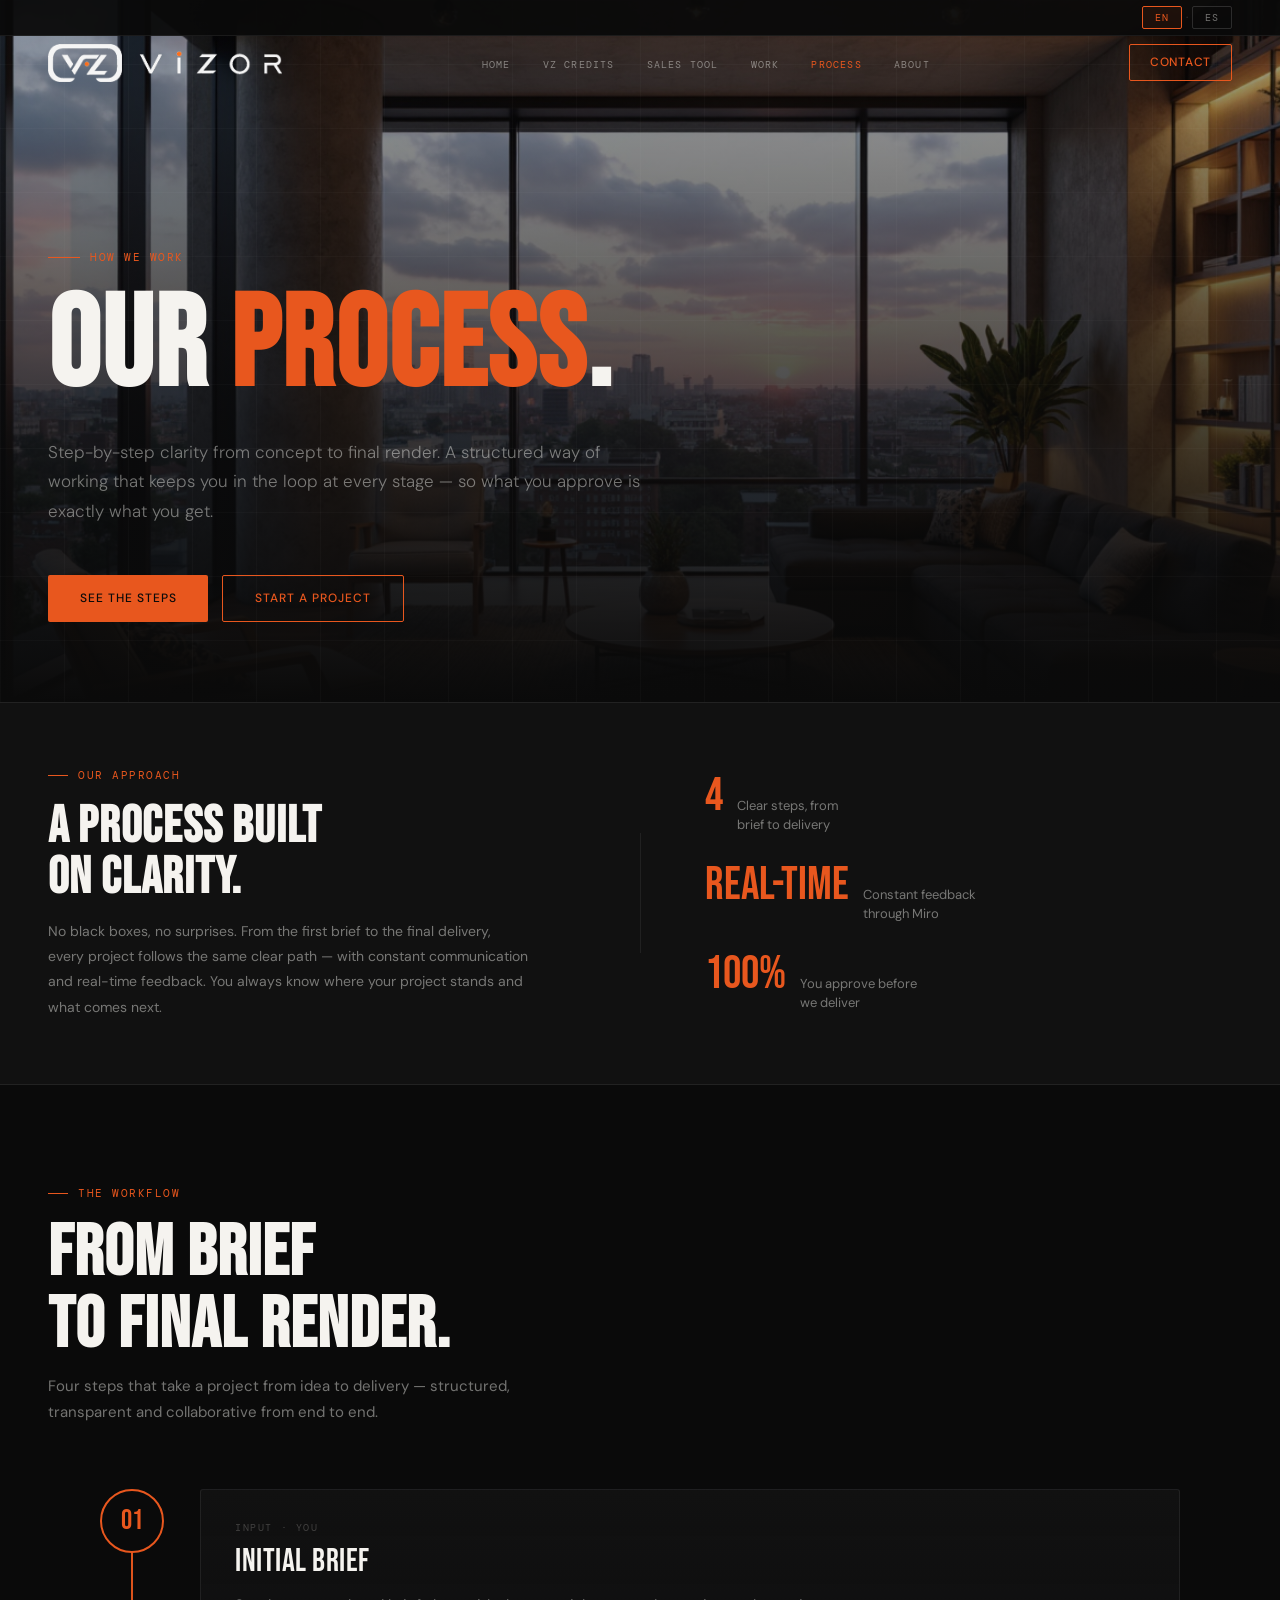
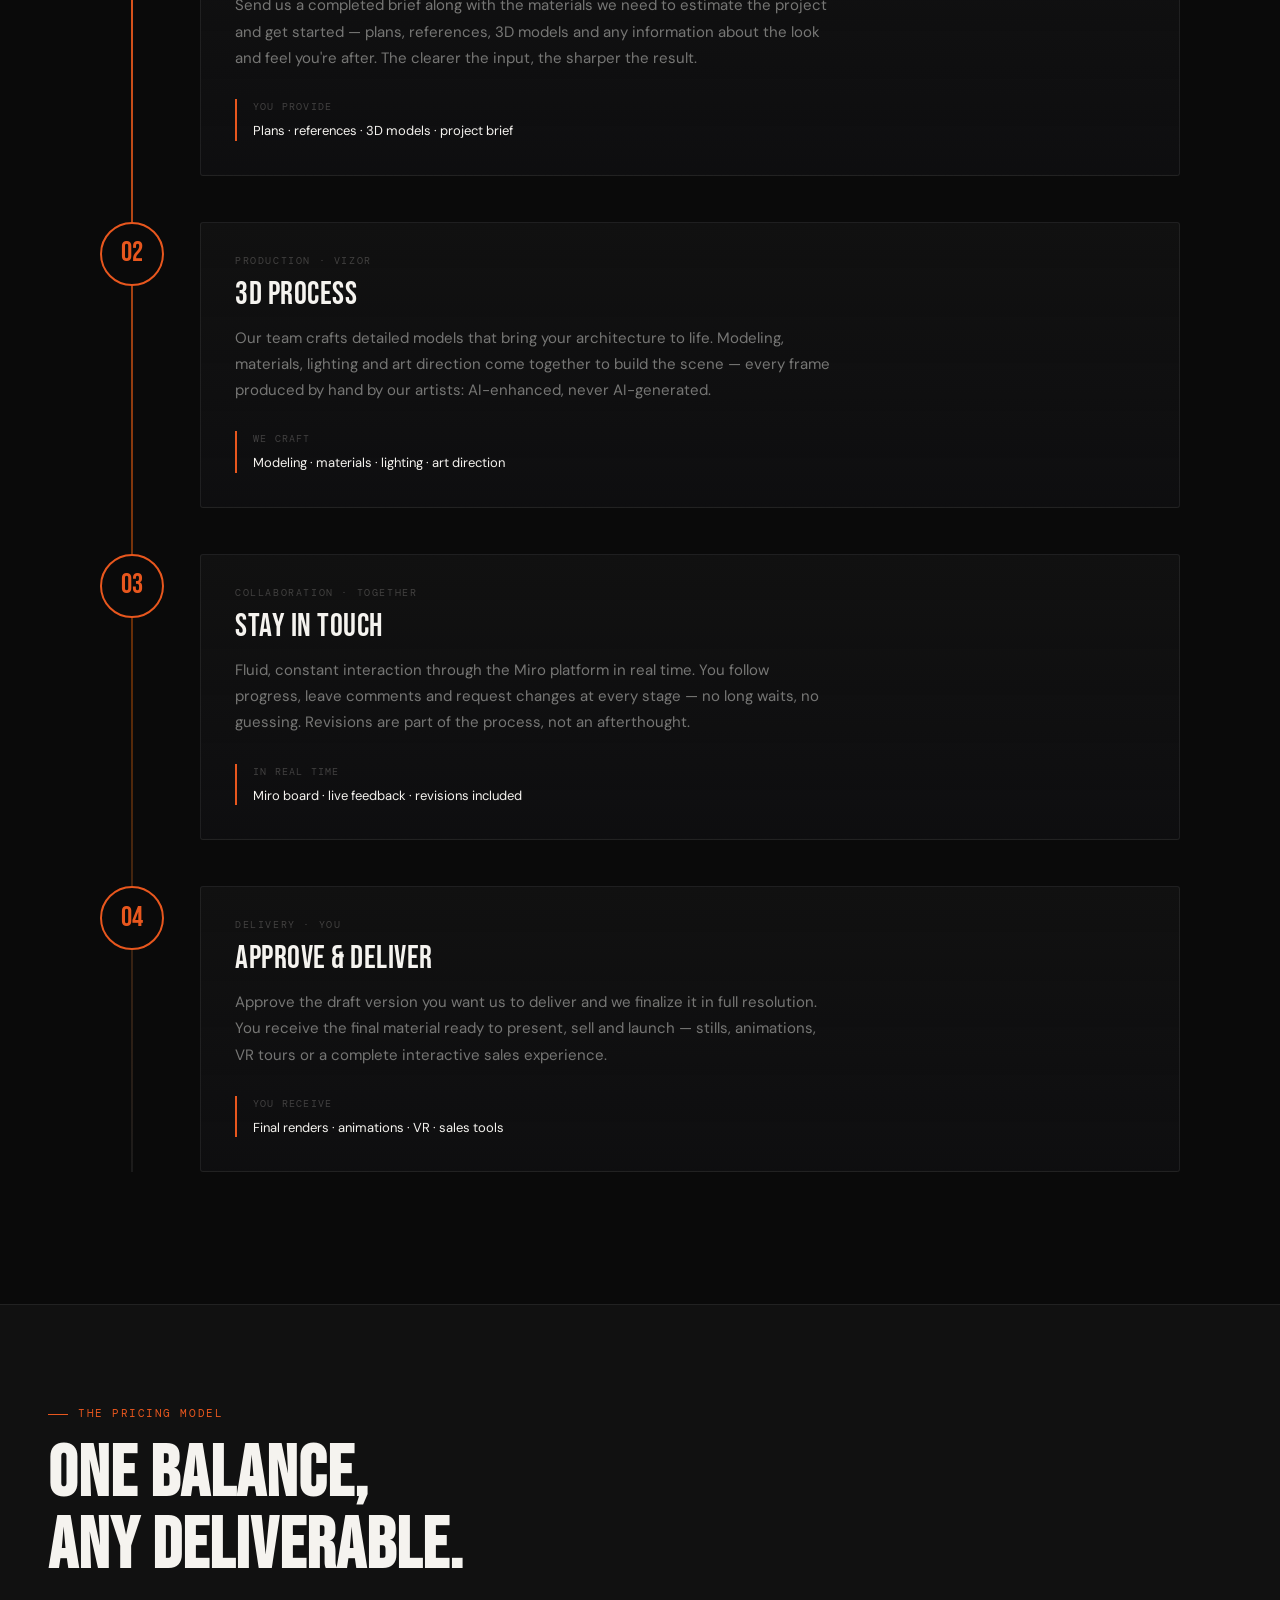
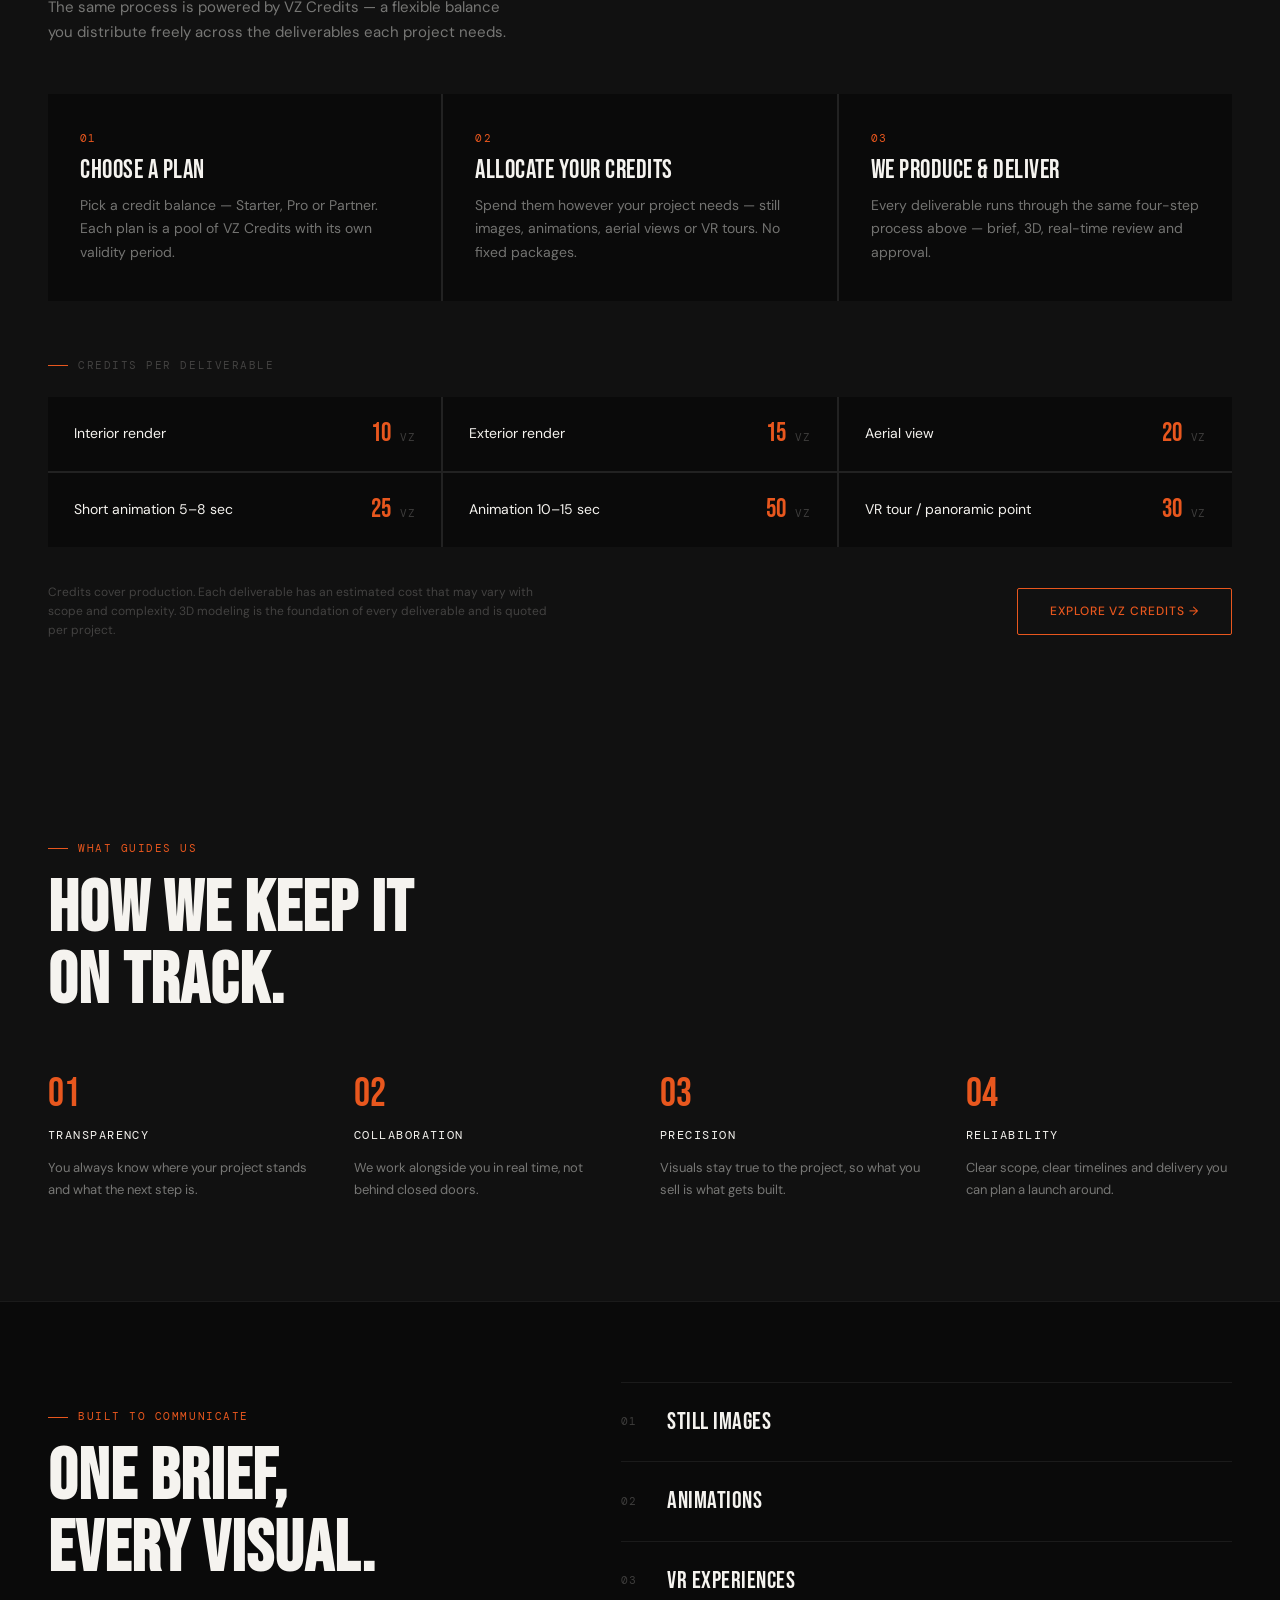
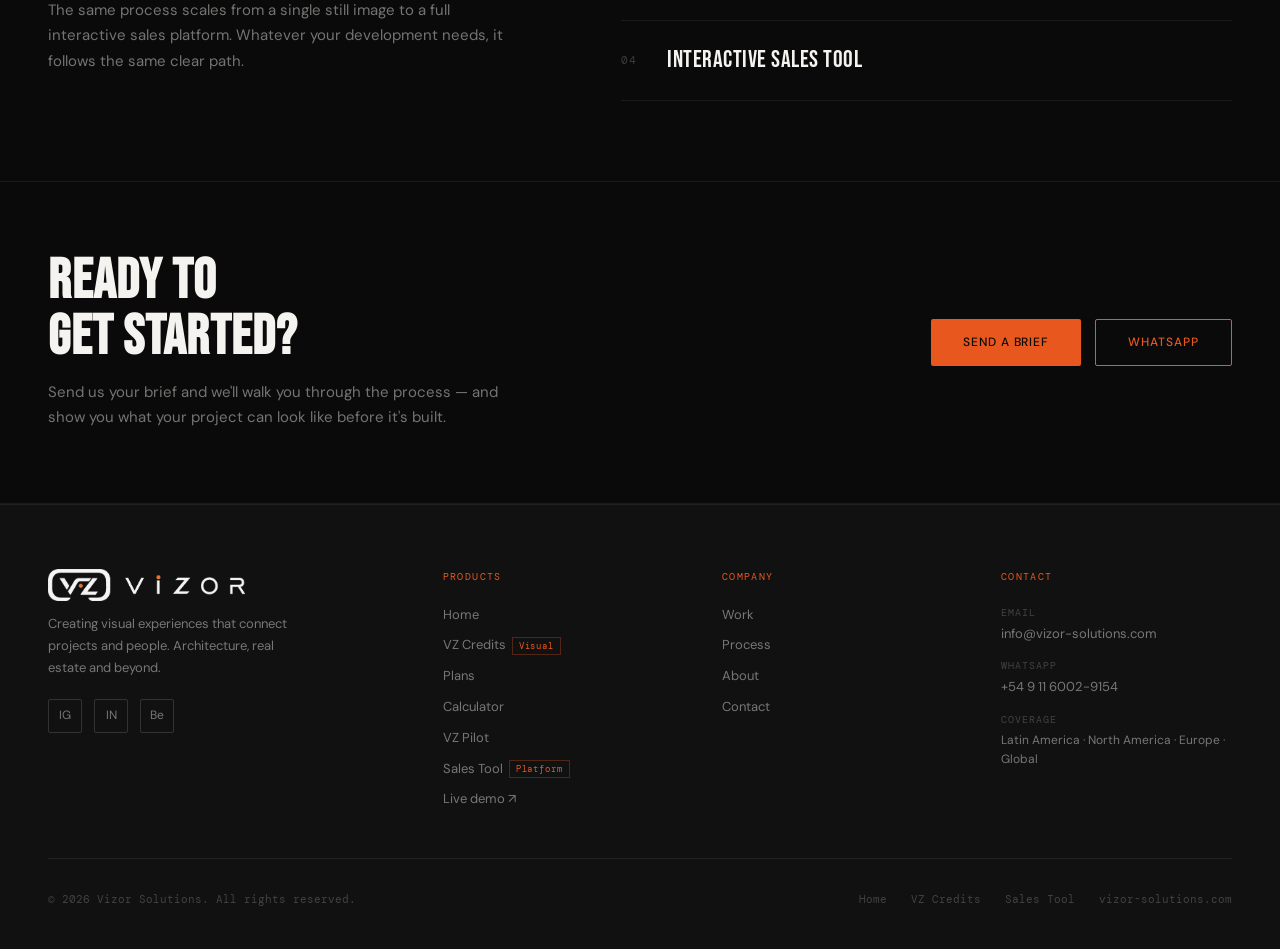
<file: process.html>
<!DOCTYPE html>
<html lang="en">
<head>
<meta charset="UTF-8">
<meta name="viewport" content="width=device-width, initial-scale=1.0">
<title>Process — Vizor Solutions | From Brief to Final Render</title>
<meta name="description" content="How Vizor works: step-by-step clarity from concept to final render. Brief, 3D modeling, real-time review and approval — a structured process for architectural visualization and real estate sales tools.">
<meta property="og:type" content="website">
<meta property="og:site_name" content="Vizor Solutions">
<meta property="og:url" content="https://vizor-solutions.com/process">
<link rel="canonical" href="https://vizor-solutions.com/process">
<meta property="og:title" content="Process — Vizor Solutions | From Brief to Final Render">
<meta property="og:description" content="Step-by-step clarity from concept to final render: brief, 3D modeling, real-time review and approval — powered by the flexible VZ Credits model.">
<meta property="og:image" content="https://vizor-solutions.com/assets/img/service-vr.jpg">
<meta name="twitter:card" content="summary_large_image">
<meta name="twitter:title" content="Process — Vizor Solutions">
<meta name="twitter:description" content="Step-by-step clarity from concept to final render: brief, 3D modeling, real-time review and approval — powered by the flexible VZ Credits model.">
<meta name="twitter:image" content="https://vizor-solutions.com/assets/img/service-vr.jpg">
<link rel="preconnect" href="https://fonts.googleapis.com">
<link rel="preconnect" href="https://fonts.gstatic.com" crossorigin>
<link href="https://fonts.googleapis.com/css2?family=Bebas+Neue&family=DM+Sans:wght@300;400;500&family=DM+Mono:wght@400;500&display=swap" rel="stylesheet">
<link rel="stylesheet" href="assets/css/vizor.css">
<link rel="preload" as="image" href="assets/img/service-vr.jpg" fetchpriority="high">
<link rel="icon" type="image/png" href="assets/img/favicon.png" sizes="any">
<link rel="apple-touch-icon" href="assets/img/favicon.png">
<style>
/* ── PROCESS-SPECIFIC ── */
a{color:inherit}

/* HERO */
.hero{min-height:78vh;position:relative;overflow:hidden;display:flex;flex-direction:column;justify-content:flex-end;padding:0 48px 80px;padding-top:160px}
.hero-bg{position:absolute;inset:0;z-index:0;background-image:url('assets/img/service-vr.jpg');background-size:cover;background-position:center;background-attachment:fixed}
.hero-bg::after{content:'';position:absolute;inset:0;background:linear-gradient(to top,rgba(10,10,10,1) 0%,rgba(10,10,10,.72) 45%,rgba(10,10,10,.35) 100%)}
.hero-grid{position:absolute;inset:0;z-index:1;pointer-events:none;background-image:linear-gradient(rgba(255,255,255,.025) 1px,transparent 1px),linear-gradient(90deg,rgba(255,255,255,.025) 1px,transparent 1px);background-size:64px 64px}
.hero-content{position:relative;z-index:2;max-width:860px}
.hero-h1{font-family:var(--fd);font-size:clamp(60px,10vw,128px);line-height:.9;letter-spacing:2px;margin-bottom:32px;animation:fadeUp .8s .2s ease both}
.hero-h1 .accent{color:var(--orange)}
.hero-sub{font-size:17px;font-weight:300;color:var(--muted);line-height:1.75;max-width:600px;margin-bottom:48px;animation:fadeUp .8s .35s ease both}
.hero-actions{display:flex;gap:14px;flex-wrap:wrap;animation:fadeUp .8s .45s ease both}

/* INTRO STRIP */
.vision-strip{background:var(--surface);border-top:1px solid var(--border);border-bottom:1px solid var(--border);padding:64px 48px}
.vision-inner{max-width:1280px;margin:0 auto;display:grid;grid-template-columns:1fr 1px 1fr;gap:0;align-items:center}
.vision-divider{background:var(--border);height:120px;align-self:center}
.vision-left{padding-right:64px}
.vision-label{font-family:var(--fm);font-size:11px;color:var(--orange);letter-spacing:.14em;text-transform:uppercase;display:flex;align-items:center;gap:10px;margin-bottom:16px}
.vision-label::before{content:'';width:20px;height:1px;background:var(--orange)}
.vision-title{font-family:var(--fd);font-size:clamp(32px,4vw,52px);line-height:1;letter-spacing:1px;margin-bottom:16px}
.vision-desc{font-size:14px;color:var(--muted);line-height:1.8;max-width:480px}
.vision-right{padding-left:64px;display:flex;flex-direction:column;gap:28px}
.vision-stat{display:flex;align-items:baseline;gap:14px}
.vision-stat-num{font-family:var(--fd);font-size:46px;color:var(--orange);line-height:1;white-space:nowrap}
.vision-stat-text{font-size:13px;color:var(--muted);line-height:1.45}

/* PROCESS STEPS — vertical timeline */
.process-section{padding:100px 48px;background:var(--black)}
.process-header{max-width:1280px;margin:0 auto 64px}
.timeline{max-width:1080px;margin:0 auto;position:relative}
.timeline::before{content:'';position:absolute;left:31px;top:32px;bottom:32px;width:2px;background:linear-gradient(180deg,var(--orange) 0%,rgba(255,106,0,.35) 60%,var(--border) 100%)}
.tl-item{position:relative;display:grid;grid-template-columns:64px 1fr;gap:36px;padding-bottom:14px}
.tl-item:last-child{padding-bottom:0}
.tl-node{width:64px;height:64px;border-radius:50%;border:2px solid var(--orange);background:var(--black);display:flex;align-items:center;justify-content:center;font-family:var(--fd);font-size:28px;color:var(--orange);position:relative;z-index:1;transition:background .3s,color .3s}
.tl-item:hover .tl-node{background:var(--orange);color:var(--black)}
.tl-card{border:1px solid var(--border);border-radius:3px;padding:30px 34px 34px;margin-bottom:32px;background:linear-gradient(180deg,var(--surface) 0%,rgba(22,22,26,.4) 100%);transition:border-color .3s,transform .3s}
.tl-item:hover .tl-card{border-color:rgba(255,106,0,.4);transform:translateX(4px)}
.tl-phase{font-family:var(--fm);font-size:10px;letter-spacing:.16em;text-transform:uppercase;color:var(--muted2);margin-bottom:10px}
.tl-title{font-family:var(--fd);font-size:32px;letter-spacing:.5px;line-height:1;margin-bottom:14px}
.tl-desc{font-size:15px;color:var(--muted);line-height:1.75;max-width:600px;margin-bottom:22px}
.tl-meta{display:inline-flex;flex-direction:column;gap:6px;border-left:2px solid var(--orange);padding-left:16px}
.tl-meta-label{font-family:var(--fm);font-size:10px;letter-spacing:.12em;text-transform:uppercase;color:var(--muted2)}
.tl-meta-val{font-size:13px;color:var(--white);line-height:1.5}

/* VZ CREDITS MODEL */
.vzc-section{padding:100px 48px;background:var(--surface);border-top:1px solid var(--border)}
.vzc-header{max-width:1280px;margin:0 auto 48px}
.vzc-flow{max-width:1280px;margin:0 auto 56px;display:grid;grid-template-columns:repeat(3,1fr);gap:2px;background:var(--border)}
.vzc-step{background:var(--black);padding:36px 32px;display:flex;flex-direction:column;gap:10px;transition:background .3s}
.vzc-step:hover{background:var(--surface2)}
.vzc-step-num{font-family:var(--fm);font-size:11px;color:var(--orange);letter-spacing:.12em}
.vzc-step-title{font-family:var(--fd);font-size:26px;letter-spacing:.5px;line-height:1}
.vzc-step-text{font-size:14px;color:var(--muted);line-height:1.7}
.vzc-costs{max-width:1280px;margin:0 auto}
.vzc-costs-label{font-family:var(--fm);font-size:11px;letter-spacing:.14em;text-transform:uppercase;color:var(--muted2);display:flex;align-items:center;gap:10px;margin-bottom:22px}
.vzc-costs-label::before{content:'';width:20px;height:1px;background:var(--orange)}
.vzc-grid{display:grid;grid-template-columns:repeat(3,1fr);gap:2px;background:var(--border)}
.vzc-item{background:var(--black);padding:24px 26px;display:flex;align-items:center;justify-content:space-between;gap:16px;transition:background .3s}
.vzc-item:hover{background:var(--surface2)}
.vzc-item-name{font-size:14px;color:var(--white);line-height:1.4}
.vzc-item-val{font-family:var(--fd);font-size:26px;color:var(--orange);line-height:1;white-space:nowrap}
.vzc-item-val span{font-family:var(--fm);font-size:11px;color:var(--muted2);margin-left:5px;letter-spacing:.06em}
.vzc-foot{max-width:1280px;margin:36px auto 0;display:flex;align-items:center;justify-content:space-between;gap:24px;flex-wrap:wrap}
.vzc-disc{font-size:12px;color:var(--muted2);max-width:520px;line-height:1.6}

/* PRINCIPLES */
.principles-section{padding:100px 48px;background:var(--surface)}
.principles-header{max-width:1280px;margin:0 auto 56px}
.principles-grid{max-width:1280px;margin:0 auto;display:grid;grid-template-columns:repeat(4,1fr);gap:40px}
.principle-item{display:flex;flex-direction:column;gap:12px}
.principle-mark{font-family:var(--fd);font-size:40px;color:var(--orange);line-height:1}
.principle-name{font-family:var(--fm);font-size:12px;letter-spacing:.12em;text-transform:uppercase;color:var(--white)}
.principle-text{font-size:13px;color:var(--muted);line-height:1.7}

/* TOOLS STRIP */
.tools-strip{padding:80px 48px;background:var(--black);border-top:1px solid var(--border)}
.tools-inner{max-width:1280px;margin:0 auto;display:grid;grid-template-columns:1fr 1.2fr;gap:64px;align-items:center}
.tools-list{list-style:none;border-top:1px solid var(--border)}
.tools-list li{display:flex;align-items:center;gap:18px;padding:20px 0;border-bottom:1px solid var(--border)}
.tools-list li .n{font-family:var(--fm);font-size:11px;color:var(--muted2);letter-spacing:.1em;width:28px}
.tools-list li .l{font-family:var(--fd);font-size:24px;letter-spacing:.5px}
.tools-list li:hover .l{color:var(--orange)}

/* CTA STRIP */
.cta-strip{background:var(--black);border-top:1px solid var(--border);border-bottom:1px solid var(--border);padding:72px 48px}
.cta-inner{max-width:1280px;margin:0 auto;display:flex;align-items:center;justify-content:space-between;gap:48px;flex-wrap:wrap}
.cta-text h2{font-family:var(--fd);font-size:clamp(32px,4.5vw,56px);line-height:1;letter-spacing:1px;margin-bottom:14px}
.cta-text p{font-size:15px;color:var(--muted);max-width:480px;line-height:1.7}

/* FOOTER (max-width centered) */
.footer-top{max-width:1280px;margin:0 auto 32px}
.footer-bottom{max-width:1280px;margin:0 auto}

@media(max-width:900px){
  .hero{padding:140px 20px 64px}
  .vision-strip{padding:48px 20px}
  .vision-inner{grid-template-columns:1fr;gap:40px}
  .vision-divider{display:none}
  .vision-left{padding-right:0}
  .vision-right{padding-left:0}
  .process-section,.principles-section,.tools-strip,.vzc-section{padding:64px 20px}
  .timeline::before{left:23px}
  .tl-item{grid-template-columns:48px 1fr;gap:20px}
  .tl-node{width:48px;height:48px;font-size:21px}
  .tl-card{padding:24px 22px 26px}
  .tl-title{font-size:27px}
  .vzc-flow{grid-template-columns:1fr}
  .vzc-grid{grid-template-columns:1fr}
  .principles-grid{grid-template-columns:1fr 1fr;gap:32px}
  .tools-inner{grid-template-columns:1fr;gap:40px}
  .cta-strip{padding:56px 20px}
}
@media(max-width:560px){
  .principles-grid{grid-template-columns:1fr}
}
</style>
</head>
<body>

<!-- LANG BAR -->
<div class="lang-bar">
  <button class="lang-btn active" id="btn-en" onclick="setLang('en')">EN</button>
  <span class="lang-sep">·</span>
  <button class="lang-btn" id="btn-es" onclick="setLang('es')">ES</button>
</div>

<!-- NAV -->
<nav id="mainNav">
  <a href="/" class="nav-logo"><img src="assets/img/logo.png" alt="Vizor Solutions" width="235" height="38" style="height:38px;width:auto;display:block"></a>
  <ul class="nav-links">
    <li><a href="/" data-en="Home" data-es="Inicio">Home</a></li>
    <li><a href="/vz-credits">VZ Credits</a></li>
    <li><a href="/sales-tool">Sales Tool</a></li>
    <li><a href="/services" data-en="Work" data-es="Trabajo">Work</a></li>
    <li><a href="/process" class="active" data-en="Process" data-es="Proceso">Process</a></li>
    <li><a href="/about" data-en="About" data-es="Nosotros">About</a></li>
  </ul>
  <a href="#contact" class="nav-cta" data-en="Contact" data-es="Contacto">Contact</a>
</nav>

<!-- HERO -->
<section class="hero">
  <div class="hero-bg"></div>
  <div class="hero-grid"></div>
  <div class="hero-content">
    <div class="hero-tag" data-en="How We Work" data-es="Cómo Trabajamos">How We Work</div>
    <h1 class="hero-h1"
        data-en="OUR <span class='accent'>PROCESS</span>."
        data-es="NUESTRO <span class='accent'>PROCESO</span>.">OUR <span class="accent">PROCESS</span>.</h1>
    <p class="hero-sub"
       data-en="Step-by-step clarity from concept to final render. A structured way of working that keeps you in the loop at every stage — so what you approve is exactly what you get."
       data-es="Claridad paso a paso, del concepto al render final. Una forma de trabajo estructurada que te mantiene al tanto en cada etapa — para que lo que aprobás sea exactamente lo que recibís.">Step-by-step clarity from concept to final render. A structured way of working that keeps you in the loop at every stage — so what you approve is exactly what you get.</p>
    <div class="hero-actions">
      <a href="#process" class="btn-primary" data-en="See the steps" data-es="Ver los pasos">See the steps</a>
      <a href="#contact" class="btn-ghost" data-en="Start a project" data-es="Iniciar un proyecto">Start a project</a>
    </div>
  </div>
</section>

<!-- INTRO STRIP -->
<div class="vision-strip">
  <div class="vision-inner">
    <div class="vision-left reveal">
      <div class="vision-label" data-en="Our Approach" data-es="Nuestro Enfoque">Our Approach</div>
      <h2 class="vision-title"
          data-en="A PROCESS BUILT<br>ON CLARITY."
          data-es="UN PROCESO HECHO<br>DE CLARIDAD.">A PROCESS BUILT<br>ON CLARITY.</h2>
      <p class="vision-desc"
         data-en="No black boxes, no surprises. From the first brief to the final delivery, every project follows the same clear path — with constant communication and real-time feedback. You always know where your project stands and what comes next."
         data-es="Sin cajas negras ni sorpresas. Desde el primer brief hasta la entrega final, cada proyecto sigue el mismo camino claro — con comunicación constante y feedback en tiempo real. Siempre sabés en qué etapa está tu proyecto y qué viene después.">No black boxes, no surprises. From the first brief to the final delivery, every project follows the same clear path — with constant communication and real-time feedback. You always know where your project stands and what comes next.</p>
    </div>
    <div class="vision-divider"></div>
    <div class="vision-right reveal">
      <div class="vision-stat">
        <div class="vision-stat-num">4</div>
        <div class="vision-stat-text" data-en="Clear steps, from<br>brief to delivery" data-es="Pasos claros, del<br>brief a la entrega">Clear steps, from<br>brief to delivery</div>
      </div>
      <div class="vision-stat">
        <div class="vision-stat-num">Real-time</div>
        <div class="vision-stat-text" data-en="Constant feedback<br>through Miro" data-es="Feedback constante<br>a través de Miro">Constant feedback<br>through Miro</div>
      </div>
      <div class="vision-stat">
        <div class="vision-stat-num">100%</div>
        <div class="vision-stat-text" data-en="You approve before<br>we deliver" data-es="Aprobás antes<br>de la entrega">You approve before<br>we deliver</div>
      </div>
    </div>
  </div>
</div>

<!-- PROCESS STEPS -->
<section class="process-section" id="process">
  <div class="process-header reveal">
    <div class="section-label" data-en="The Workflow" data-es="El Flujo de Trabajo">The Workflow</div>
    <h2 class="section-title" data-en="FROM BRIEF<br>TO FINAL RENDER." data-es="DEL BRIEF<br>AL RENDER FINAL.">FROM BRIEF<br>TO FINAL RENDER.</h2>
    <p class="section-sub"
       data-en="Four steps that take a project from idea to delivery — structured, transparent and collaborative from end to end."
       data-es="Cuatro pasos que llevan un proyecto de la idea a la entrega — estructurado, transparente y colaborativo de punta a punta.">Four steps that take a project from idea to delivery — structured, transparent and collaborative from end to end.</p>
  </div>

  <div class="timeline">

    <div class="tl-item reveal">
      <div class="tl-node">01</div>
      <div class="tl-card">
        <div class="tl-phase" data-en="Input · You" data-es="Input · Vos">Input · You</div>
        <div class="tl-title" data-en="Initial Brief" data-es="Brief Inicial">Initial Brief</div>
        <div class="tl-desc"
             data-en="Send us a completed brief along with the materials we need to estimate the project and get started — plans, references, 3D models and any information about the look and feel you're after. The clearer the input, the sharper the result."
             data-es="Nos enviás un brief completo junto con los materiales que necesitamos para presupuestar el proyecto y arrancar — planos, referencias, modelos 3D y cualquier información sobre el estilo que buscás. Cuanto más claro el input, más afilado el resultado.">Send us a completed brief along with the materials we need to estimate the project and get started — plans, references, 3D models and any information about the look and feel you're after. The clearer the input, the sharper the result.</div>
        <div class="tl-meta">
          <span class="tl-meta-label" data-en="You provide" data-es="Aportás">You provide</span>
          <span class="tl-meta-val" data-en="Plans · references · 3D models · project brief" data-es="Planos · referencias · modelos 3D · brief del proyecto">Plans · references · 3D models · project brief</span>
        </div>
      </div>
    </div>

    <div class="tl-item reveal">
      <div class="tl-node">02</div>
      <div class="tl-card">
        <div class="tl-phase" data-en="Production · Vizor" data-es="Producción · Vizor">Production · Vizor</div>
        <div class="tl-title" data-en="3D Process" data-es="Proceso 3D">3D Process</div>
        <div class="tl-desc"
             data-en="Our team crafts detailed models that bring your architecture to life. Modeling, materials, lighting and art direction come together to build the scene — every frame produced by hand by our artists: AI-enhanced, never AI-generated."
             data-es="Nuestro equipo crea modelos detallados que dan vida a tu arquitectura. Modelado, materiales, iluminación y dirección de arte se combinan para construir la escena — cada imagen hecha a mano por nuestros artistas: potenciada por IA, nunca generada por IA.">Our team crafts detailed models that bring your architecture to life. Modeling, materials, lighting and art direction come together to build the scene — every frame produced by hand by our artists: AI-enhanced, never AI-generated.</div>
        <div class="tl-meta">
          <span class="tl-meta-label" data-en="We craft" data-es="Producimos">We craft</span>
          <span class="tl-meta-val" data-en="Modeling · materials · lighting · art direction" data-es="Modelado · materiales · iluminación · dirección de arte">Modeling · materials · lighting · art direction</span>
        </div>
      </div>
    </div>

    <div class="tl-item reveal">
      <div class="tl-node">03</div>
      <div class="tl-card">
        <div class="tl-phase" data-en="Collaboration · Together" data-es="Colaboración · Juntos">Collaboration · Together</div>
        <div class="tl-title" data-en="Stay in Touch" data-es="Seguimiento">Stay in Touch</div>
        <div class="tl-desc"
             data-en="Fluid, constant interaction through the Miro platform in real time. You follow progress, leave comments and request changes at every stage — no long waits, no guessing. Revisions are part of the process, not an afterthought."
             data-es="Interacción fluida y constante a través de la plataforma Miro en tiempo real. Seguís el avance, dejás comentarios y pedís cambios en cada etapa — sin esperas largas ni adivinanzas. Las revisiones son parte del proceso, no un agregado.">Fluid, constant interaction through the Miro platform in real time. You follow progress, leave comments and request changes at every stage — no long waits, no guessing. Revisions are part of the process, not an afterthought.</div>
        <div class="tl-meta">
          <span class="tl-meta-label" data-en="In real time" data-es="En tiempo real">In real time</span>
          <span class="tl-meta-val" data-en="Miro board · live feedback · revisions included" data-es="Tablero Miro · feedback en vivo · revisiones incluidas">Miro board · live feedback · revisions included</span>
        </div>
      </div>
    </div>

    <div class="tl-item reveal">
      <div class="tl-node">04</div>
      <div class="tl-card">
        <div class="tl-phase" data-en="Delivery · You" data-es="Entrega · Vos">Delivery · You</div>
        <div class="tl-title" data-en="Approve &amp; Deliver" data-es="Aprobás y Entregamos">Approve &amp; Deliver</div>
        <div class="tl-desc"
             data-en="Approve the draft version you want us to deliver and we finalize it in full resolution. You receive the final material ready to present, sell and launch — stills, animations, VR tours or a complete interactive sales experience."
             data-es="Aprobás la versión preliminar que querés que entreguemos y la finalizamos en máxima resolución. Recibís el material final listo para presentar, vender y lanzar — imágenes, animaciones, tours VR o una experiencia de ventas interactiva completa.">Approve the draft version you want us to deliver and we finalize it in full resolution. You receive the final material ready to present, sell and launch — stills, animations, VR tours or a complete interactive sales experience.</div>
        <div class="tl-meta">
          <span class="tl-meta-label" data-en="You receive" data-es="Recibís">You receive</span>
          <span class="tl-meta-val" data-en="Final renders · animations · VR · sales tools" data-es="Renders finales · animaciones · VR · sales tools">Final renders · animations · VR · sales tools</span>
        </div>
      </div>
    </div>

  </div>
</section>

<!-- VZ CREDITS MODEL -->
<section class="vzc-section">
  <div class="vzc-header reveal">
    <div class="section-label" data-en="The Pricing Model" data-es="El Modelo de Precios">The Pricing Model</div>
    <h2 class="section-title" data-en="ONE BALANCE,<br>ANY DELIVERABLE." data-es="UN BALANCE,<br>CUALQUIER ENTREGABLE.">ONE BALANCE,<br>ANY DELIVERABLE.</h2>
    <p class="section-sub"
       data-en="The same process is powered by VZ Credits — a flexible balance you distribute freely across the deliverables each project needs."
       data-es="El mismo proceso funciona con VZ Credits — un balance flexible que distribuís libremente entre los entregables que necesite cada proyecto.">The same process is powered by VZ Credits — a flexible balance you distribute freely across the deliverables each project needs.</p>
  </div>

  <div class="vzc-flow reveal">
    <div class="vzc-step">
      <div class="vzc-step-num">01</div>
      <div class="vzc-step-title" data-en="Choose a plan" data-es="Elegí un plan">Choose a plan</div>
      <div class="vzc-step-text" data-en="Pick a credit balance — Starter, Pro or Partner. Each plan is a pool of VZ Credits with its own validity period." data-es="Elegí un balance de créditos — Starter, Pro o Partner. Cada plan es un pool de VZ Credits con su propia vigencia.">Pick a credit balance — Starter, Pro or Partner. Each plan is a pool of VZ Credits with its own validity period.</div>
    </div>
    <div class="vzc-step">
      <div class="vzc-step-num">02</div>
      <div class="vzc-step-title" data-en="Allocate your credits" data-es="Distribuí tus créditos">Allocate your credits</div>
      <div class="vzc-step-text" data-en="Spend them however your project needs — still images, animations, aerial views or VR tours. No fixed packages." data-es="Gastalos como tu proyecto necesite — imágenes, animaciones, vistas aéreas o tours VR. Sin paquetes fijos.">Spend them however your project needs — still images, animations, aerial views or VR tours. No fixed packages.</div>
    </div>
    <div class="vzc-step">
      <div class="vzc-step-num">03</div>
      <div class="vzc-step-title" data-en="We produce &amp; deliver" data-es="Producimos y entregamos">We produce &amp; deliver</div>
      <div class="vzc-step-text" data-en="Every deliverable runs through the same four-step process above — brief, 3D, real-time review and approval." data-es="Cada entregable pasa por el mismo proceso de cuatro pasos de arriba — brief, 3D, revisión en vivo y aprobación.">Every deliverable runs through the same four-step process above — brief, 3D, real-time review and approval.</div>
    </div>
  </div>

  <div class="vzc-costs reveal">
    <div class="vzc-costs-label" data-en="Credits per deliverable" data-es="Créditos por entregable">Credits per deliverable</div>
    <div class="vzc-grid">
      <div class="vzc-item">
        <span class="vzc-item-name" data-en="Interior render" data-es="Render de interior">Interior render</span>
        <span class="vzc-item-val" data-vz-item="interior">10 <span>VZ</span></span>
      </div>
      <div class="vzc-item">
        <span class="vzc-item-name" data-en="Exterior render" data-es="Render exterior">Exterior render</span>
        <span class="vzc-item-val" data-vz-item="exterior">15 <span>VZ</span></span>
      </div>
      <div class="vzc-item">
        <span class="vzc-item-name" data-en="Aerial view" data-es="Vista aérea">Aerial view</span>
        <span class="vzc-item-val" data-vz-item="aerial">20 <span>VZ</span></span>
      </div>
      <div class="vzc-item">
        <span class="vzc-item-name" data-en="Short animation 5–8 sec" data-es="Animación corta 5–8 seg">Short animation 5–8 sec</span>
        <span class="vzc-item-val" data-vz-item="anim_short">25 <span>VZ</span></span>
      </div>
      <div class="vzc-item">
        <span class="vzc-item-name" data-en="Animation 10–15 sec" data-es="Animación 10–15 seg">Animation 10–15 sec</span>
        <span class="vzc-item-val" data-vz-item="anim_long">50 <span>VZ</span></span>
      </div>
      <div class="vzc-item">
        <span class="vzc-item-name" data-en="VR tour / panoramic point" data-es="Tour VR / punto panorámico">VR tour / panoramic point</span>
        <span class="vzc-item-val" data-vz-item="vr">30 <span>VZ</span></span>
      </div>
    </div>
    <div class="vzc-foot">
      <p class="vzc-disc" data-en="Credits cover production. Each deliverable has an estimated cost that may vary with scope and complexity. 3D modeling is the foundation of every deliverable and is quoted per project." data-es="Los créditos cubren la producción. Cada entregable tiene un costo estimado que puede variar según alcance y complejidad. El modelado 3D es la base de cada entregable y se cotiza por proyecto.">Credits cover production. Each deliverable has an estimated cost that may vary with scope and complexity. 3D modeling is the foundation of every deliverable and is quoted per project.</p>
      <a href="/vz-credits" class="btn-ghost" data-en="Explore VZ Credits →" data-es="Explorar VZ Credits →">Explore VZ Credits →</a>
    </div>
  </div>
</section>

<!-- PRINCIPLES -->
<section class="principles-section">
  <div class="principles-header reveal">
    <div class="section-label" data-en="What Guides Us" data-es="Lo Que Nos Guía">What Guides Us</div>
    <h2 class="section-title" data-en="HOW WE KEEP IT<br>ON TRACK." data-es="CÓMO LO MANTENEMOS<br>EN CURSO.">HOW WE KEEP IT<br>ON TRACK.</h2>
  </div>
  <div class="principles-grid">
    <div class="principle-item reveal">
      <div class="principle-mark">01</div>
      <div class="principle-name" data-en="Transparency" data-es="Transparencia">Transparency</div>
      <div class="principle-text" data-en="You always know where your project stands and what the next step is." data-es="Siempre sabés en qué etapa está tu proyecto y cuál es el próximo paso.">You always know where your project stands and what the next step is.</div>
    </div>
    <div class="principle-item reveal">
      <div class="principle-mark">02</div>
      <div class="principle-name" data-en="Collaboration" data-es="Colaboración">Collaboration</div>
      <div class="principle-text" data-en="We work alongside you in real time, not behind closed doors." data-es="Trabajamos a tu lado en tiempo real, no a puertas cerradas.">We work alongside you in real time, not behind closed doors.</div>
    </div>
    <div class="principle-item reveal">
      <div class="principle-mark">03</div>
      <div class="principle-name" data-en="Precision" data-es="Precisión">Precision</div>
      <div class="principle-text" data-en="Visuals stay true to the project, so what you sell is what gets built." data-es="Los visuales son fieles al proyecto: lo que vendés es lo que se construye.">Visuals stay true to the project, so what you sell is what gets built.</div>
    </div>
    <div class="principle-item reveal">
      <div class="principle-mark">04</div>
      <div class="principle-name" data-en="Reliability" data-es="Confiabilidad">Reliability</div>
      <div class="principle-text" data-en="Clear scope, clear timelines and delivery you can plan a launch around." data-es="Alcance claro, plazos claros y entregas con las que podés planear un lanzamiento.">Clear scope, clear timelines and delivery you can plan a launch around.</div>
    </div>
  </div>
</section>

<!-- TOOLS STRIP -->
<section class="tools-strip">
  <div class="tools-inner">
    <div class="reveal">
      <div class="section-label" data-en="Built To Communicate" data-es="Hecho Para Comunicar">Built To Communicate</div>
      <h2 class="section-title" data-en="ONE BRIEF,<br>EVERY VISUAL." data-es="UN BRIEF,<br>TODO EL VISUAL.">ONE BRIEF,<br>EVERY VISUAL.</h2>
      <p class="section-sub"
         data-en="The same process scales from a single still image to a full interactive sales platform. Whatever your development needs, it follows the same clear path."
         data-es="El mismo proceso escala desde una sola imagen fija hasta una plataforma de ventas interactiva completa. Sea lo que sea que tu desarrollo necesite, sigue el mismo camino claro.">The same process scales from a single still image to a full interactive sales platform. Whatever your development needs, it follows the same clear path.</p>
    </div>
    <ul class="tools-list reveal">
      <li><span class="n">01</span><span class="l" data-en="Still Images" data-es="Imágenes Fijas">Still Images</span></li>
      <li><span class="n">02</span><span class="l" data-en="Animations" data-es="Animaciones">Animations</span></li>
      <li><span class="n">03</span><span class="l" data-en="VR Experiences" data-es="Experiencias VR">VR Experiences</span></li>
      <li><span class="n">04</span><span class="l" data-en="Interactive Sales Tool" data-es="Sales Tool Interactiva">Interactive Sales Tool</span></li>
    </ul>
  </div>
</section>

<!-- CTA -->
<div class="cta-strip reveal" id="contact">
  <div class="cta-inner">
    <div class="cta-text">
      <h2 data-en="READY TO<br>GET STARTED?" data-es="¿LISTO PARA<br>EMPEZAR?">READY TO<br>GET STARTED?</h2>
      <p data-en="Send us your brief and we'll walk you through the process — and show you what your project can look like before it's built." data-es="Envianos tu brief y te guiamos por el proceso — y te mostramos cómo puede verse tu proyecto antes de construirlo.">Send us your brief and we'll walk you through the process — and show you what your project can look like before it's built.</p>
    </div>
    <div class="hero-actions">
      <a href="mailto:info@vizor-solutions.com?subject=New%20project%20brief" class="btn-primary" data-en="Send a brief" data-es="Enviar un brief">Send a brief</a>
      <a href="https://wa.me/5491160029154" target="_blank" class="btn-ghost">WhatsApp</a>
    </div>
  </div>
</div>

<!-- FOOTER -->
<footer style="background:var(--surface);border-top:1px solid var(--border)">
  <div class="footer-top">
    <div class="footer-brand">
      <div class="logo"><img src="assets/img/logo.png" alt="Vizor Solutions" width="197" height="32" loading="lazy" style="height:32px;width:auto;display:block;margin-bottom:12px"></div>
      <p data-en="Creating visual experiences that connect projects and people. Architecture, real estate and beyond." data-es="Creamos experiencias visuales que conectan proyectos y personas. Arquitectura, real estate y más allá.">Creating visual experiences that connect projects and people. Architecture, real estate and beyond.</p>
      <div class="footer-social">
        <a href="https://www.instagram.com/vizorsolutions" target="_blank" title="Instagram">IG</a>
        <a href="https://www.linkedin.com/company/vizorsol/" target="_blank" title="LinkedIn">IN</a>
        <a href="https://www.behance.net/Vizorsolutions" target="_blank" rel="noopener" title="Behance">Be</a>
      </div>
    </div>
    <div>
      <div class="footer-col-title" data-en="Products" data-es="Productos">Products</div>
      <ul class="footer-links">
        <li><a href="/" data-en="Home" data-es="Inicio">Home</a></li>
        <li><a href="/vz-credits">VZ Credits <span class="tag">Visual</span></a></li>
        <li><a href="/vz-credits#plans" data-en="Plans" data-es="Planes">Plans</a></li>
        <li><a href="/vz-credits#calculator" data-en="Calculator" data-es="Calculadora">Calculator</a></li>
        <li><a href="/vz-credits#pilot">VZ Pilot</a></li>
        <li><a href="/sales-tool">Sales Tool <span class="tag">Platform</span></a></li>
        <li><a href="https://app.vizor-solutions.com" target="_blank" data-en="Live demo ↗" data-es="Demo en vivo ↗">Live demo ↗</a></li>
      </ul>
    </div>
    <div>
      <div class="footer-col-title" data-en="Company" data-es="Compañía">Company</div>
      <ul class="footer-links">
        <li><a href="/services" data-en="Work" data-es="Trabajo">Work</a></li>
        <li><a href="/process" data-en="Process" data-es="Proceso">Process</a></li>
        <li><a href="/about" data-en="About" data-es="Nosotros">About</a></li>
        <li><a href="#contact" data-en="Contact" data-es="Contacto">Contact</a></li>
      </ul>
    </div>
    <div>
      <div class="footer-col-title" data-en="Contact" data-es="Contacto">Contact</div>
      <div class="footer-contact-item">
        <span class="footer-contact-label">Email</span>
        <span class="footer-contact-val"><a href="mailto:info@vizor-solutions.com">info@vizor-solutions.com</a></span>
      </div>
      <div class="footer-contact-item">
        <span class="footer-contact-label">WhatsApp</span>
        <span class="footer-contact-val"><a href="https://wa.me/5491160029154" target="_blank">+54 9 11 6002-9154</a></span>
      </div>
      <div class="footer-contact-item">
        <span class="footer-contact-label" data-en="Coverage" data-es="Cobertura">Coverage</span>
        <span class="footer-contact-val" style="font-size:12px" data-en="Latin America · North America · Europe · Global" data-es="Latinoamérica · Norteamérica · Europa · Global">Latin America · North America · Europe · Global</span>
      </div>
    </div>
  </div>
  <div class="footer-bottom">
    <span class="footer-copy" data-en="© 2026 Vizor Solutions. All rights reserved." data-es="© 2026 Vizor Solutions. Todos los derechos reservados.">© 2026 Vizor Solutions. All rights reserved.</span>
    <div class="footer-bottom-links">
      <a href="/" data-en="Home" data-es="Inicio">Home</a>
      <a href="/vz-credits">VZ Credits</a>
      <a href="/sales-tool">Sales Tool</a>
      <a href="https://vizor-solutions.com">vizor-solutions.com</a>
    </div>
  </div>
</footer>

<script>
// Nav scroll
const nav = document.getElementById('mainNav');
window.addEventListener('scroll', () => {
  nav.classList.toggle('scrolled', window.scrollY > 40);
});

// Reveal on scroll
const observer = new IntersectionObserver((entries) => {
  entries.forEach(e => { if(e.isIntersecting){ e.target.classList.add('visible'); } });
}, {threshold: 0.12});
document.querySelectorAll('.reveal').forEach(el => observer.observe(el));
</script>
<!-- Pricing loader: same single source of truth (assets/data/pricing.json) used by vz-credits.html.
     Updates the 6 VZ values in the "ONE BALANCE, ANY DELIVERABLE" grid on load. -->
<script src="assets/js/vizor-pricing.js"></script>
<script>
window.onPricingReady(function (P) {
  document.querySelectorAll("[data-vz-item]").forEach(function (el) {
    var ent = P.getEntregable(el.getAttribute("data-vz-item"));
    if (ent) el.innerHTML = ent.vz + ' <span>VZ</span>';
  });
});
</script>
<script src="assets/js/vizor-nav.js" defer></script>
<script src="assets/js/vizor-lang.js" defer></script>
</body>
</html>
</file>
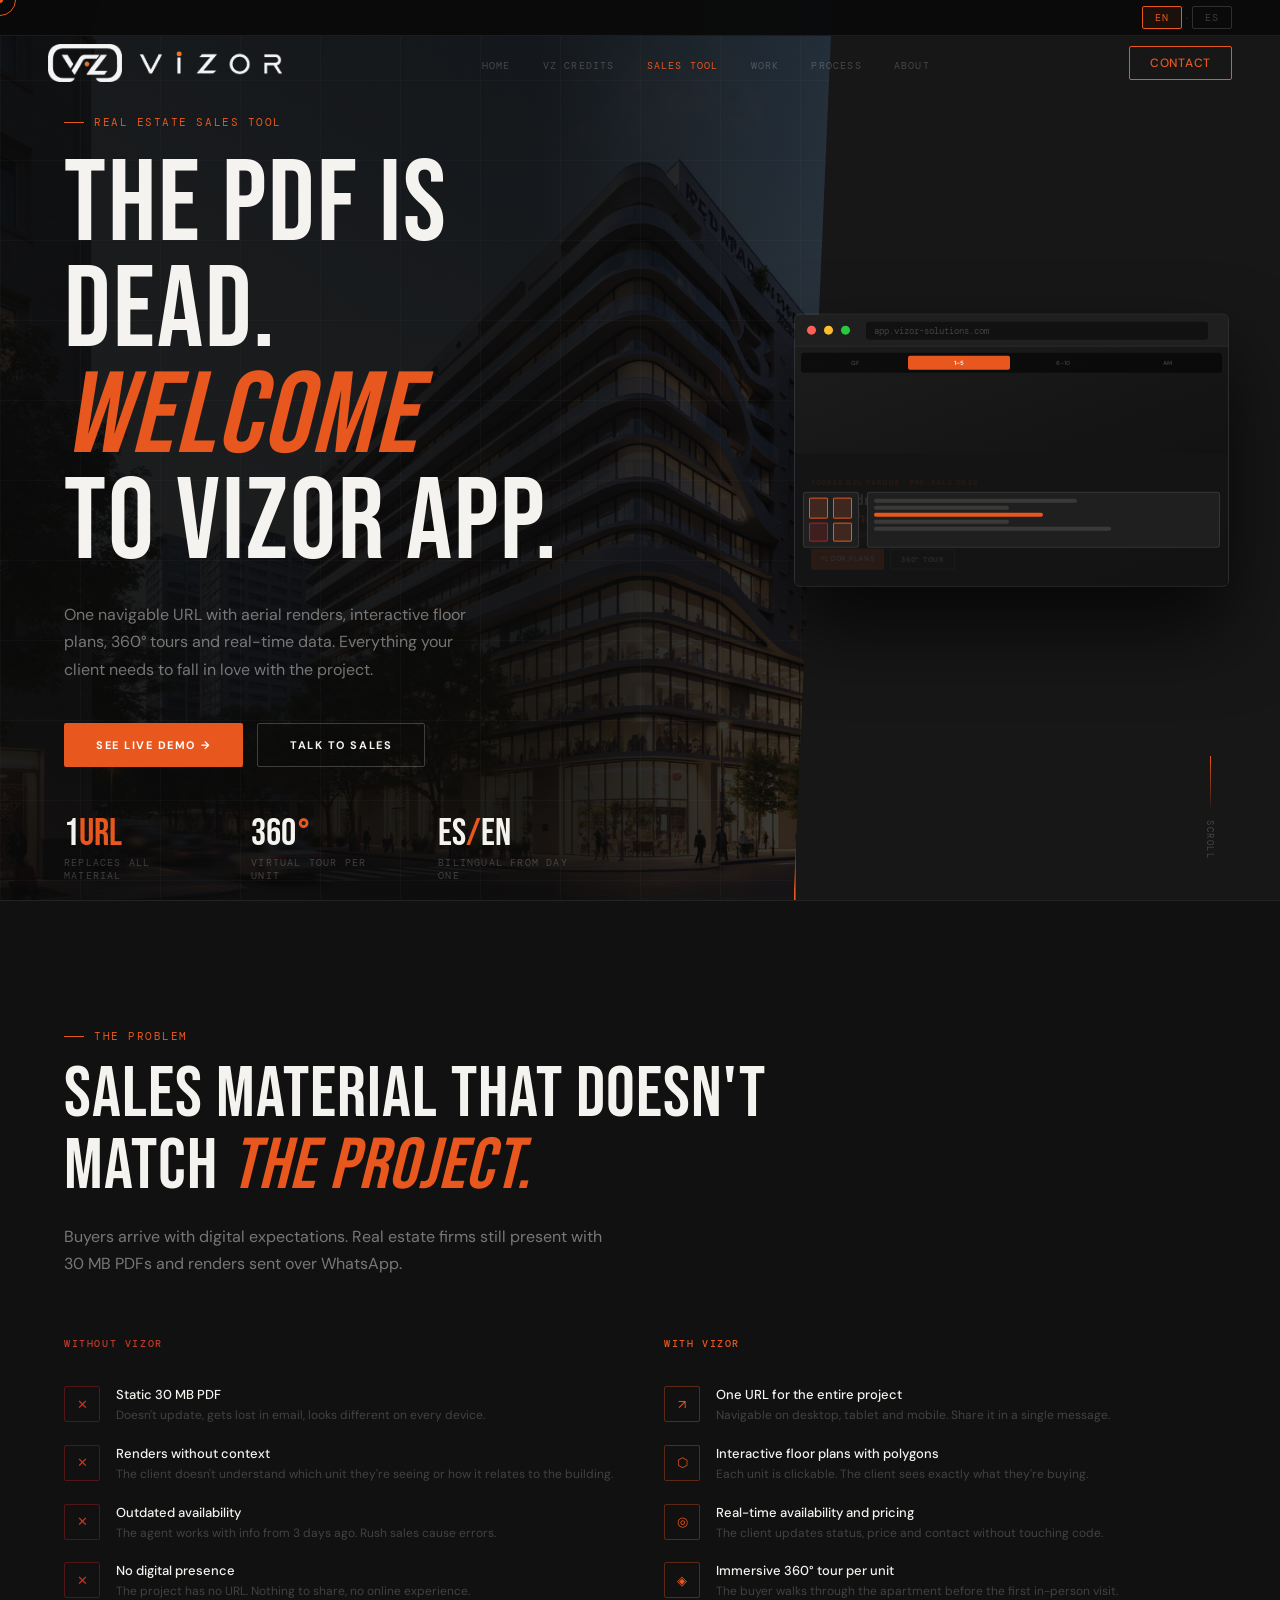
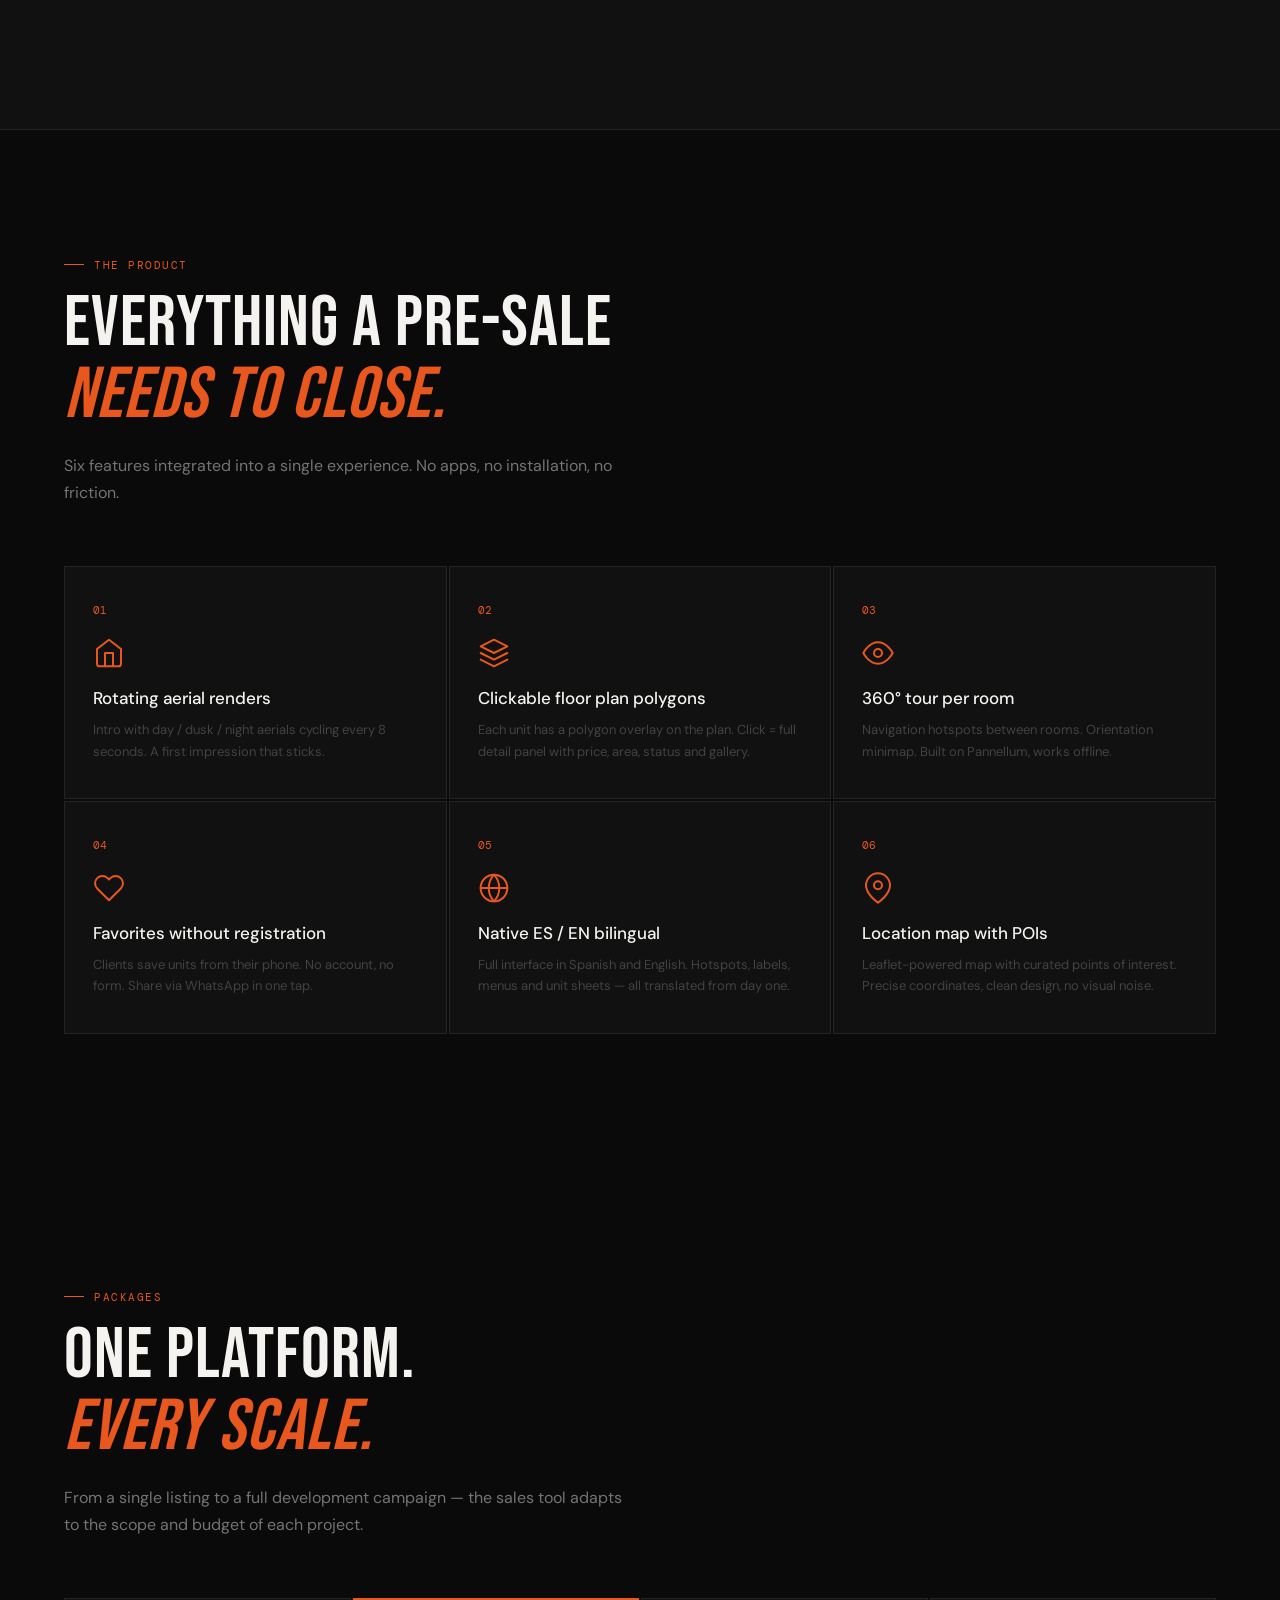
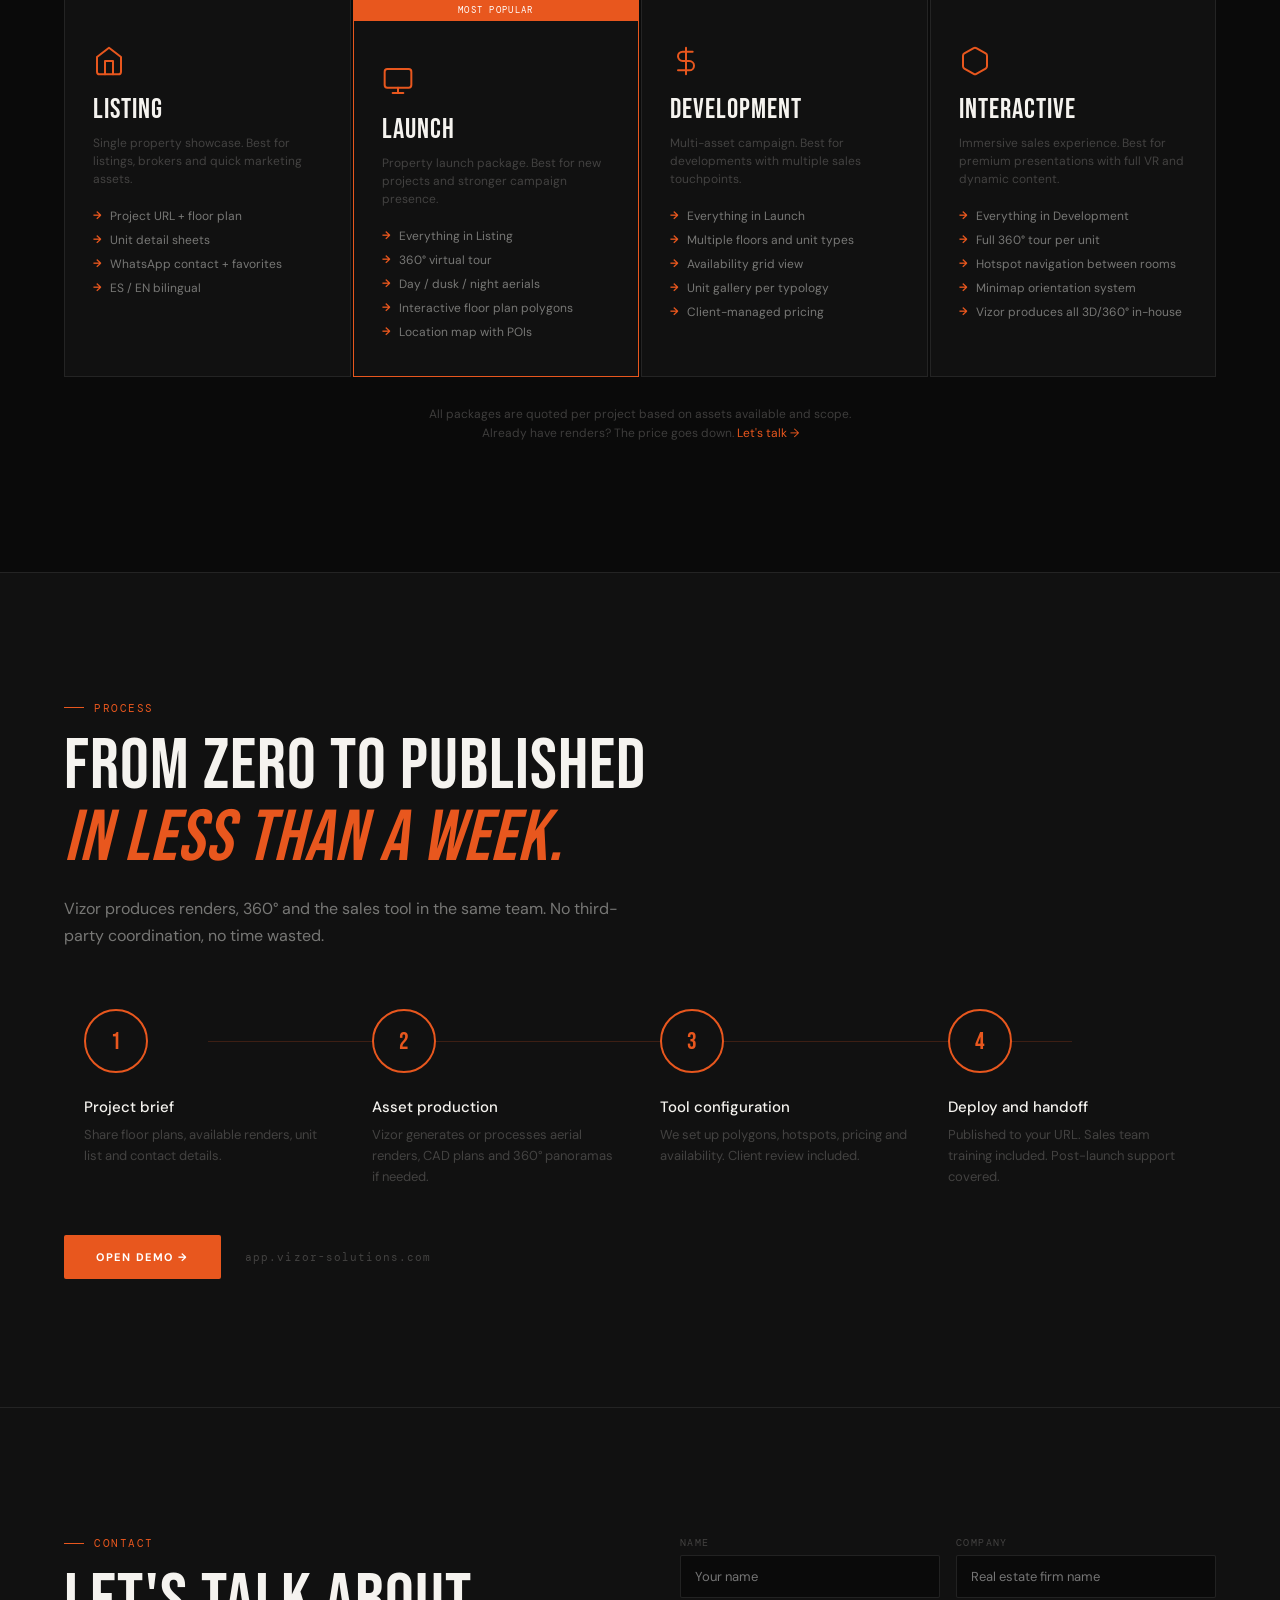
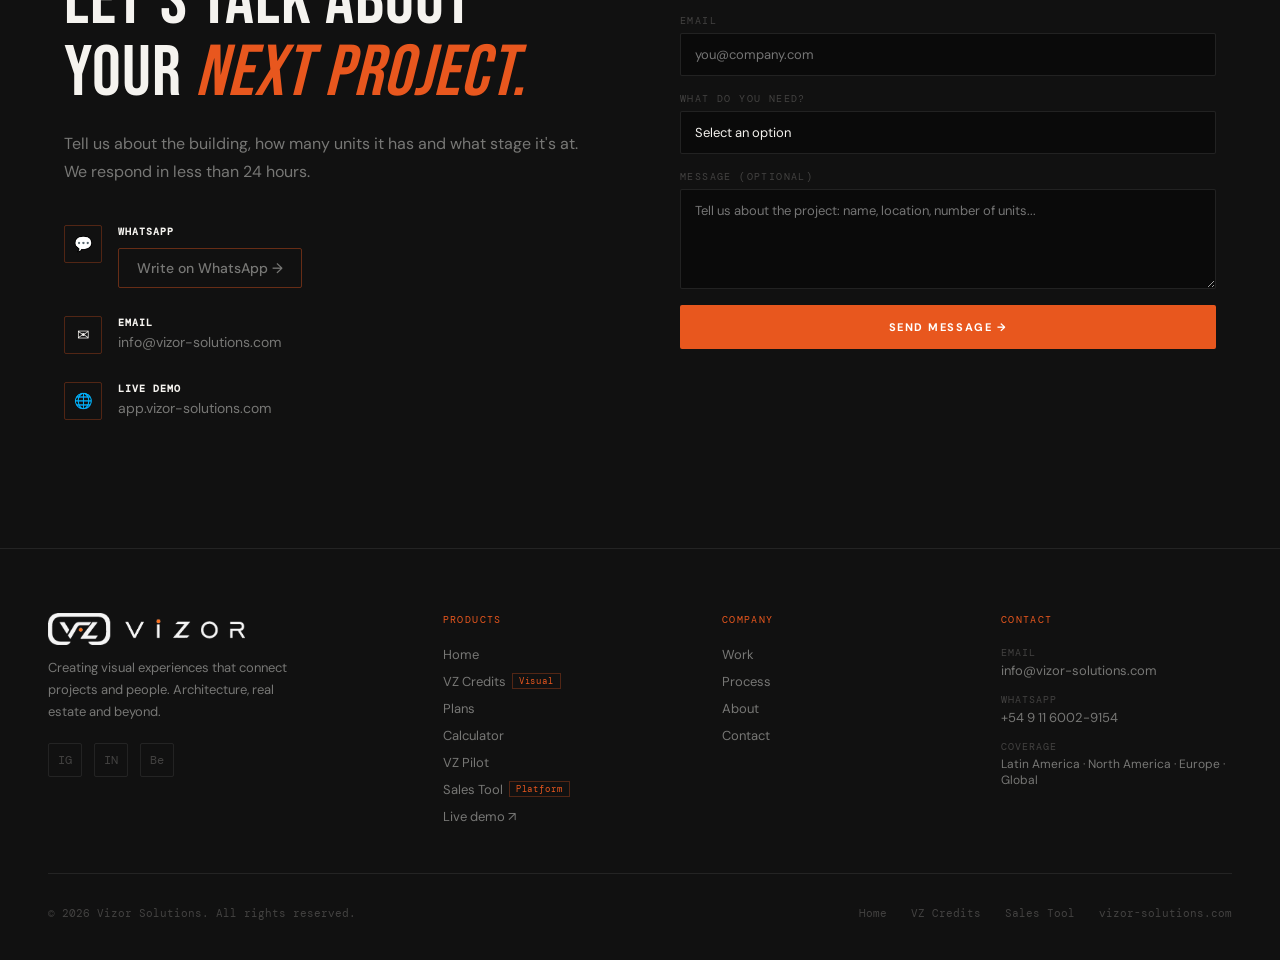
<file: sales-tool.html>
<!DOCTYPE html>
<html lang="en">
<head>
<meta charset="UTF-8">
<meta name="viewport" content="width=device-width, initial-scale=1.0">
<title>Vizor — The interactive sales tool for real estate</title>
<meta name="description" content="Vizor Sales Tool — interactive web app for real estate developers to present pre-sale projects with clickable floor plans, 360° tours and unit filters.">
<meta property="og:type" content="website">
<meta property="og:site_name" content="Vizor Solutions">
<meta property="og:url" content="https://vizor-solutions.com/sales-tool">
<link rel="canonical" href="https://vizor-solutions.com/sales-tool">
<meta property="og:title" content="Vizor — The interactive sales tool for real estate">
<meta property="og:description" content="An interactive web app for real estate developers to present pre-sale projects with clickable floor plans, 360° tours and unit filters.">
<meta property="og:image" content="https://vizor-solutions.com/assets/img/product-sales-tool.jpg">
<meta name="twitter:card" content="summary_large_image">
<meta name="twitter:title" content="Vizor — The interactive sales tool for real estate">
<meta name="twitter:description" content="An interactive web app for real estate developers to present pre-sale projects with clickable floor plans, 360° tours and unit filters.">
<meta name="twitter:image" content="https://vizor-solutions.com/assets/img/product-sales-tool.jpg">
<link rel="icon" type="image/png" href="assets/img/favicon.png" sizes="any">
<link rel="apple-touch-icon" href="assets/img/favicon.png">
<link rel="preconnect" href="https://fonts.googleapis.com">
<link rel="preconnect" href="https://fonts.gstatic.com" crossorigin>
<link href="https://fonts.googleapis.com/css2?family=Bebas+Neue&family=DM+Sans:wght@300;400;500&family=DM+Mono:wght@400;500&display=swap" rel="stylesheet">
<style>
*,*::before,*::after{box-sizing:border-box;margin:0;padding:0}
:root{
  --orange:#E8571E;--orange-dim:#c44818;
  --carbon:#0a0a0a;--c2:#111111;--c3:#171717;--c4:#1f1f1f;
  --bone:#f5f3ef;--bone-dim:rgba(245,243,239,.45);--bone-muted:rgba(245,243,239,.22);
  --border:rgba(255,255,255,.08);--nav-h:68px;--lang-h:29px;
}
html{scroll-behavior:smooth}
body{font-family:'DM Sans',sans-serif;background:var(--carbon);color:var(--bone);-webkit-font-smoothing:antialiased;overflow-x:hidden;cursor:none}
a,button{cursor:none}

/* CURSOR */
#cd,#cr{position:fixed;top:0;left:0;pointer-events:none;z-index:9999;transform:translate(-50%,-50%)}
#cd{width:6px;height:6px;background:var(--orange);border-radius:50%}
#cr{width:32px;height:32px;border:1.5px solid var(--orange);border-radius:50%;transition:transform .15s ease}
body.hov #cr{transform:translate(-50%,-50%) scale(1.6)}

/* LANG BAR */
.lang-bar{position:fixed;top:0;left:0;right:0;z-index:200;display:flex;justify-content:flex-end;align-items:center;gap:4px;padding:6px 48px;background:rgba(10,10,10,.95);border-bottom:1px solid var(--border)}
.lb{font-family:'DM Mono',monospace;font-size:10px;letter-spacing:.1em;text-transform:uppercase;padding:4px 12px;border:1px solid rgba(255,255,255,.15);background:transparent;color:var(--bone-muted);border-radius:2px;transition:all .2s}
.lb.active{border-color:var(--orange);color:var(--orange);background:rgba(232,87,30,.08)}
.lsep{color:var(--bone-muted);font-size:11px}

/* NAV */
nav{position:fixed;top:29px;left:0;right:0;height:var(--nav-h);display:flex;align-items:center;justify-content:space-between;padding:0 48px;z-index:100;transition:background .4s,border-color .4s}
nav.scrolled{background:rgba(10,10,10,.92);border-bottom:1px solid var(--border);backdrop-filter:blur(12px)}
.nav-logo{font-family:"Bebas Neue",sans-serif;font-size:22px;letter-spacing:1px;color:var(--bone);text-decoration:none;display:flex;align-items:center}
.nav-logo img{height:36px;width:auto;display:block}
.nav-links{display:flex;align-items:center;gap:32px;list-style:none}
.nav-links a{font-family:'DM Mono',monospace;font-size:10px;letter-spacing:.12em;text-transform:uppercase;color:var(--bone-muted);text-decoration:none;transition:color .2s}
.nav-links a:hover,.nav-links a.active{color:var(--orange)}
.nav-cta{font-family:'DM Sans',sans-serif;font-size:12px;font-weight:500;letter-spacing:.06em;text-transform:uppercase;color:var(--orange);border:1px solid var(--orange);padding:8px 20px;border-radius:2px;text-decoration:none;transition:background .2s,color .2s;display:inline-block}
.nav-cta:hover{background:var(--orange);color:var(--carbon)}

/* HERO */
#hero{min-height:100svh;display:flex;flex-direction:column;justify-content:center;padding:0 clamp(24px,5vw,80px);padding-top:calc(var(--nav-h) + var(--lang-h));position:relative;overflow:hidden}
.hero-bg{position:absolute;inset:0;z-index:0;background:var(--carbon)}
.hero-render-bg{position:absolute;inset:0;z-index:1;background:url('hero-render.jpg') center/cover no-repeat;opacity:1}
.hero-render-bg::after{content:'';position:absolute;inset:0;background:linear-gradient(90deg,rgba(10,10,10,.92) 42%,rgba(10,10,10,.55) 100%)}
.hero-grid{position:absolute;inset:0;z-index:2;background-image:linear-gradient(rgba(245,243,239,.025) 1px,transparent 1px),linear-gradient(90deg,rgba(245,243,239,.025) 1px,transparent 1px);background-size:80px 80px}
.hero-bar{position:absolute;right:0;top:0;bottom:0;width:clamp(280px,38vw,560px);background:var(--c3);z-index:2;clip-path:polygon(8% 0,100% 0,100% 100%,0 100%)}
.hero-bar::after{content:'';position:absolute;left:0;top:0;bottom:0;width:2px;background:var(--orange);clip-path:polygon(0 8%,100% 0,100% 100%,0 100%)}

/* MOCKUP */
.hero-mockup{position:absolute;right:clamp(20px,4vw,60px);top:50%;transform:translateY(-50%);width:clamp(260px,34vw,520px);z-index:4;border-radius:6px;overflow:hidden;box-shadow:0 40px 80px rgba(0,0,0,.7);border:1px solid rgba(245,243,239,.1)}
.hmi{background:var(--c3);aspect-ratio:16/10;display:flex;flex-direction:column;position:relative}
.hm-bar{background:var(--c4);height:32px;display:flex;align-items:center;padding:0 12px;gap:8px;border-bottom:1px solid rgba(245,243,239,.06)}
.hm-dot{width:9px;height:9px;border-radius:50%}
.hm-url{flex:1;background:var(--c2);border-radius:3px;height:18px;margin:0 8px;display:flex;align-items:center;padding:0 8px;font-size:9px;color:var(--bone-muted);font-family:'DM Mono',monospace}
.hm-body{flex:1;position:relative;overflow:hidden}
.hm-hs{position:absolute;inset:0;background:linear-gradient(160deg,#1c1c1c,#0d0d0d);display:flex;flex-direction:column;justify-content:flex-end;padding:16px}
.hm-ey{font-size:7px;letter-spacing:.18em;text-transform:uppercase;color:var(--orange);font-weight:600;margin-bottom:4px}
.hm-ti{font-size:15px;font-weight:700;color:var(--bone);line-height:1.2}
.hm-ti em{font-style:italic;color:var(--orange)}
.hm-tg{font-size:7px;color:var(--bone-dim);margin-top:3px}
.hm-btns{display:flex;gap:6px;margin-top:10px}
.hm-btn{font-size:7px;font-weight:700;letter-spacing:.1em;text-transform:uppercase;padding:5px 10px;border-radius:2px}
.hm-p{background:var(--orange);color:#fff}
.hm-s{background:transparent;color:var(--bone);border:1px solid rgba(245,243,239,.3)}
.hm-fs{position:absolute;top:6px;right:6px;left:6px;background:rgba(0,0,0,.55);border-radius:3px;display:flex;gap:2px;padding:3px}
.hm-fl{flex:1;font-size:6px;text-align:center;padding:3px 0;border-radius:2px;font-weight:600;color:var(--bone-muted)}
.hm-fl.a{background:var(--orange);color:#fff}
.hm-pa{position:absolute;bottom:0;left:0;right:0;height:55%;background:rgba(20,20,20,.9);display:flex;align-items:center;justify-content:center;gap:8px;padding:8px}
.hm-pb{width:56px;height:56px;background:var(--c4);border-radius:3px;border:1px solid rgba(245,243,239,.1);position:relative;overflow:hidden}
.hm-u{position:absolute;border:1px solid var(--orange);border-radius:1px}
.hm-u.av{background:rgba(232,87,30,.15)}
.hm-u.so{background:rgba(180,30,30,.2);border-color:#b41e1e}
.hm-pn{flex:1;height:56px;background:var(--c4);border-radius:3px;border:1px solid rgba(245,243,239,.1);padding:6px;display:flex;flex-direction:column;gap:3px}
.hm-pl{width:60%;height:4px;background:rgba(245,243,239,.12);border-radius:2px}
.hm-pl.sh{width:40%}
.hm-pl.or{background:var(--orange);width:50%}

/* HERO CONTENT */
.hero-content{position:relative;z-index:4;max-width:520px}
.hero-ey{font-family:'DM Mono',monospace;font-size:11px;letter-spacing:.14em;text-transform:uppercase;color:var(--orange);margin-bottom:24px;display:flex;align-items:center;gap:10px}
.hero-ey::before{content:'';width:20px;height:1px;background:var(--orange);display:block}
.hero-h1{font-family:'Bebas Neue',sans-serif;font-size:clamp(64px,9vw,120px);font-weight:400;line-height:.92;letter-spacing:2px;color:var(--bone);margin-bottom:24px}
.hero-h1 em{font-style:italic;color:var(--orange)}
.hero-sub{font-size:16px;line-height:1.7;color:var(--bone-dim);max-width:420px;margin-bottom:40px}
.hero-btns{display:flex;gap:14px;flex-wrap:wrap;margin-bottom:48px}
.btn-p{background:var(--orange);color:#fff;font-family:'DM Sans',sans-serif;font-size:11px;font-weight:700;letter-spacing:.14em;text-transform:uppercase;text-decoration:none;padding:15px 32px;border-radius:2px;border:none;display:inline-block;transition:background .2s,transform .15s}
.btn-p:hover{background:var(--orange-dim);transform:translateY(-2px)}
.btn-g{color:var(--bone);font-family:'DM Sans',sans-serif;font-size:11px;font-weight:700;letter-spacing:.14em;text-transform:uppercase;text-decoration:none;padding:14px 32px;border-radius:2px;border:1.5px solid rgba(245,243,239,.22);display:inline-block;transition:border-color .2s,transform .15s}
.btn-g:hover{border-color:var(--bone);transform:translateY(-2px)}
.hero-stats{display:flex;gap:48px}
.hs{display:flex;flex-direction:column;gap:3px}
.hs-n{font-family:'Bebas Neue',sans-serif;font-size:38px;line-height:1;color:var(--bone)}
.hs-n span{color:var(--orange)}
.hs-l{font-family:'DM Mono',monospace;font-size:10px;letter-spacing:.12em;text-transform:uppercase;color:var(--bone-muted)}
.scroll-hint{position:absolute;bottom:40px;right:clamp(24px,5vw,80px);z-index:4;display:flex;flex-direction:column;align-items:center;gap:8px}
.sl{width:1px;height:56px;background:linear-gradient(to bottom,var(--orange),transparent);animation:sp 2s infinite}
.slb{font-size:9px;letter-spacing:.18em;text-transform:uppercase;color:var(--bone-muted);writing-mode:vertical-rl;font-family:'DM Mono',monospace}
@keyframes sp{0%,100%{opacity:.35}50%{opacity:1}}

/* SECTIONS */
section{padding:clamp(80px,10vw,140px) clamp(24px,5vw,80px)}
.sl-label{font-family:'DM Mono',monospace;font-size:11px;letter-spacing:.14em;text-transform:uppercase;color:var(--orange);margin-bottom:16px;display:flex;align-items:center;gap:10px}
.sl-label::before{content:'';width:20px;height:1px;background:var(--orange);display:block}
.sec-h2{font-family:'Bebas Neue',sans-serif;font-size:clamp(42px,6vw,72px);font-weight:400;line-height:1;letter-spacing:1px;color:var(--bone);margin-bottom:20px}
.sec-h2 em{font-style:italic;color:var(--orange)}
.sec-sub{font-size:16px;line-height:1.7;color:var(--bone-dim);max-width:560px;margin-bottom:60px}

/* PROBLEM/SOLUTION */
#problema{background:var(--c2);border-top:1px solid var(--border);border-bottom:1px solid var(--border)}
.pg{display:grid;grid-template-columns:1fr 48px 1fr;align-items:center}
.pi,.si{display:flex;flex-direction:column;gap:20px}
.col-lbl{font-family:'DM Mono',monospace;font-size:10px;font-weight:500;letter-spacing:.16em;text-transform:uppercase;margin-bottom:16px}
.col-lbl.bad{color:#c0392b}
.col-lbl.good{color:var(--orange)}
.pi-item,.si-item{display:flex;gap:16px;align-items:flex-start}
.p-ico{width:36px;height:36px;flex-shrink:0;border:1px solid rgba(180,30,30,.4);border-radius:2px;display:flex;align-items:center;justify-content:center;font-size:13px;color:#c0392b}
.s-ico{width:36px;height:36px;flex-shrink:0;border:1px solid rgba(232,87,30,.35);border-radius:2px;display:flex;align-items:center;justify-content:center;font-size:13px;color:var(--orange)}
.p-txt h3,.s-txt h3{font-size:13px;font-weight:500;color:var(--bone);margin-bottom:3px}
.p-txt p,.s-txt p{font-size:12px;line-height:1.55;color:var(--bone-muted)}
.vs-div{display:flex;align-items:center;justify-content:center;align-self:center}
.vs-b{background:var(--carbon);border:1px solid rgba(245,243,239,.12);border-radius:50%;width:40px;height:40px;display:flex;align-items:center;justify-content:center;font-family:'DM Mono',monospace;font-size:9px;color:var(--bone-muted)}

/* FEATURES */
#features{background:var(--carbon)}
.fg{display:grid;grid-template-columns:repeat(3,1fr);gap:2px}
.fc{background:var(--c2);padding:36px 28px;border:1px solid var(--border);position:relative;overflow:hidden;transition:border-color .3s,background .3s}
.fc:hover{border-color:rgba(232,87,30,.3);background:var(--c3)}
.fc::before{content:'';position:absolute;top:0;left:0;right:0;height:2px;background:var(--orange);transform:scaleX(0);transform-origin:left;transition:transform .35s ease}
.fc:hover::before{transform:scaleX(1)}
.fn{font-family:'DM Mono',monospace;font-size:11px;color:var(--orange);margin-bottom:20px}
.fi{width:32px;height:32px;margin-bottom:18px;color:var(--orange)}
.fi svg{width:32px;height:32px;stroke:currentColor;fill:none;stroke-width:1.5;stroke-linecap:round;stroke-linejoin:round}
.fc h3{font-size:17px;font-weight:500;color:var(--bone);margin-bottom:10px}
.fc p{font-size:13px;line-height:1.65;color:var(--bone-muted)}

/* DEMO CTA */
#demo-cta{background:var(--c2);border-top:1px solid var(--border);border-bottom:1px solid var(--border);padding:clamp(80px,10vw,120px) clamp(24px,5vw,80px);display:grid;grid-template-columns:1fr auto;gap:48px;align-items:center}
.dc-lbl{font-family:'DM Mono',monospace;font-size:10px;letter-spacing:.16em;text-transform:uppercase;color:var(--orange);margin-bottom:12px}
.dc-h{font-family:'Bebas Neue',sans-serif;font-size:clamp(36px,4.5vw,56px);letter-spacing:1px;color:var(--bone);line-height:1}
.dc-sub{font-size:15px;color:var(--bone-dim);margin-top:12px;line-height:1.6;max-width:460px}
.dc-act{display:flex;flex-direction:column;gap:12px;align-items:flex-end}
.dc-url{font-family:'DM Mono',monospace;font-size:10px;letter-spacing:.1em;color:var(--bone-muted);display:flex;align-items:center;gap:6px}
.dc-url span{color:var(--orange)}

/* PLANS */
#plans{background:var(--carbon)}
.plg{display:grid;grid-template-columns:repeat(4,1fr);gap:2px}
.pc{background:var(--c2);padding:36px 28px;border:1px solid var(--border);position:relative;transition:border-color .3s}
.pc:hover{border-color:rgba(232,87,30,.3)}
.pc.feat{border-color:var(--orange)}
.pc-badge{position:absolute;top:0;left:0;right:0;background:var(--orange);color:#fff;font-family:'DM Mono',monospace;font-size:9px;letter-spacing:.14em;text-transform:uppercase;text-align:center;padding:5px}
.pc-icon{width:32px;height:32px;margin-bottom:16px;margin-top:10px;color:var(--orange)}
.pc.feat .pc-icon{margin-top:30px}
.pc-icon svg{width:32px;height:32px;stroke:currentColor;fill:none;stroke-width:1.5;stroke-linecap:round;stroke-linejoin:round}
.pc-name{font-family:'Bebas Neue',sans-serif;font-size:28px;letter-spacing:1px;color:var(--bone);margin-bottom:8px}
.pc-tag{font-size:12px;color:var(--bone-muted);margin-bottom:20px;line-height:1.5}
.pc-items{list-style:none;display:flex;flex-direction:column;gap:8px}
.pc-items li{font-size:12px;color:var(--bone-dim);display:flex;gap:8px;align-items:flex-start}
.pc-items li::before{content:'→';color:var(--orange);flex-shrink:0;font-weight:700;font-size:11px}
.pn{margin-top:28px;font-size:12px;color:var(--bone-muted);text-align:center;line-height:1.6}
.pn a{color:var(--orange);text-decoration:none}
.pn a:hover{text-decoration:underline}

/* HOW */
#como{background:var(--c2);border-top:1px solid var(--border)}
.sg{display:grid;grid-template-columns:repeat(4,1fr);position:relative}
.sg::before{content:'';position:absolute;top:32px;left:12.5%;right:12.5%;height:1px;background:rgba(232,87,30,.2);z-index:0}
.step{padding:0 20px;position:relative;z-index:1}
.sn{width:64px;height:64px;border-radius:50%;border:2px solid var(--orange);display:flex;align-items:center;justify-content:center;font-family:'Bebas Neue',sans-serif;font-size:24px;color:var(--orange);background:var(--c2);margin-bottom:24px}
.step h3{font-size:15px;font-weight:500;color:var(--bone);margin-bottom:8px}
.step p{font-size:13px;color:var(--bone-muted);line-height:1.6}

/* CONTACT */
#contact{background:var(--c2);border-top:1px solid var(--border)}
.cg{display:grid;grid-template-columns:1fr 1fr;gap:80px;align-items:start}
.ci{display:flex;flex-direction:column;gap:28px}
.c-item{display:flex;gap:16px;align-items:flex-start}
.c-ico{width:38px;height:38px;flex-shrink:0;border:1px solid rgba(232,87,30,.3);border-radius:2px;display:flex;align-items:center;justify-content:center;font-size:15px}
.c-txt h4{font-family:'DM Mono',monospace;font-size:10px;letter-spacing:.1em;text-transform:uppercase;color:var(--bone);margin-bottom:4px}
.c-txt p,.c-txt a{font-size:14px;color:var(--bone-dim);text-decoration:none}
.c-txt a:hover{color:var(--orange)}
.c-wa{display:inline-flex;align-items:center;gap:8px;color:var(--orange);font-family:'DM Sans',sans-serif;font-size:13px;font-weight:500;text-decoration:none;border:1px solid rgba(232,87,30,.4);border-radius:2px;padding:10px 18px;margin-top:6px;transition:background .2s,color .2s}
.c-wa:hover{background:var(--orange);color:var(--carbon)}
.cf{display:flex;flex-direction:column;gap:16px}
.fr{display:grid;grid-template-columns:1fr 1fr;gap:16px}
.ff{display:flex;flex-direction:column;gap:6px}
.ff label{font-family:'DM Mono',monospace;font-size:10px;letter-spacing:.14em;text-transform:uppercase;color:var(--bone-muted)}
.ff input,.ff select,.ff textarea{background:var(--carbon);border:1px solid rgba(245,243,239,.1);border-radius:2px;color:var(--bone);font-family:'DM Sans',sans-serif;font-size:13px;padding:12px 14px;outline:none;transition:border-color .2s;width:100%}
.ff input:focus,.ff select:focus,.ff textarea:focus{border-color:var(--orange)}
.ff textarea{min-height:100px;resize:vertical}
.ff select{appearance:none}

/* ── FOOTER ── */
footer{
  background:var(--c2);
  border-top:1px solid var(--border);
  padding:64px 48px 40px;
}
.footer-top{display:grid;grid-template-columns:1.5fr 1fr 1fr 1fr;gap:48px;padding-bottom:48px;border-bottom:1px solid var(--border);margin-bottom:32px}
.footer-brand .logo{margin-bottom:12px}
.footer-brand p{font-size:13px;color:var(--bone-dim);line-height:1.7;max-width:240px;margin-bottom:20px}
.footer-social{display:flex;gap:12px}
.footer-social a{width:34px;height:34px;border:1px solid var(--border);border-radius:2px;display:flex;align-items:center;justify-content:center;color:var(--bone-muted);text-decoration:none;font-size:12px;font-family:'DM Mono',monospace;transition:border-color .2s,color .2s}
.footer-social a:hover{border-color:var(--orange);color:var(--orange)}
.footer-col-title{font-family:'DM Mono',monospace;font-size:10px;color:var(--orange);letter-spacing:.14em;text-transform:uppercase;margin-bottom:20px}
.footer-links{list-style:none;display:flex;flex-direction:column;gap:10px}
.footer-links a{font-size:13px;color:var(--bone-dim);text-decoration:none;transition:color .2s;display:flex;align-items:center;gap:6px}
.footer-links a:hover{color:var(--bone)}
.footer-links .tag{font-family:'DM Mono',monospace;font-size:9px;color:var(--orange);letter-spacing:.1em;border:1px solid rgba(232,87,30,.3);padding:1px 6px}
.footer-contact-item{display:flex;flex-direction:column;gap:3px;margin-bottom:14px}
.footer-contact-label{font-family:'DM Mono',monospace;font-size:10px;color:var(--bone-muted);letter-spacing:.1em;text-transform:uppercase}
.footer-contact-val{font-size:13px;color:var(--bone-dim)}
.footer-contact-val a{color:var(--bone-dim);text-decoration:none;transition:color .2s}
.footer-contact-val a:hover{color:var(--orange)}
.footer-bottom{display:flex;justify-content:space-between;align-items:center}
.footer-copy{font-family:'DM Mono',monospace;font-size:11px;color:var(--bone-muted)}
.footer-bottom-links{display:flex;gap:24px}
.footer-bottom-links a{font-family:'DM Mono',monospace;font-size:11px;color:var(--bone-muted);text-decoration:none;transition:color .2s}
.footer-bottom-links a:hover{color:var(--bone)}

/* REVEAL */
.reveal{opacity:0;transform:translateY(24px);transition:opacity .7s ease,transform .7s ease}
.reveal.visible{opacity:1;transform:none}

/* RESPONSIVE */
@media(max-width:900px){
  nav{padding:0 20px}
  .lang-bar{padding:6px 20px}
  .nav-links{display:none}
  .hero-bar,.hero-mockup{display:none}
  .hero-content{max-width:100%}
  .hero-stats{flex-wrap:wrap;gap:28px}
  .scroll-hint{display:none}
  .pg{grid-template-columns:1fr}
  .vs-div{display:none}
  .fg,.plg{grid-template-columns:1fr}
  .sg{grid-template-columns:1fr 1fr;gap:32px}
  .sg::before{display:none}
  #demo-cta{grid-template-columns:1fr;gap:24px}
  .dc-act{align-items:flex-start}
  .cg{grid-template-columns:1fr}
  .fr{grid-template-columns:1fr}
  footer{padding:48px 20px 32px}
  .footer-top{grid-template-columns:1fr 1fr;gap:32px}
  .footer-bottom{flex-direction:column;gap:12px;text-align:center;align-items:flex-start}
}
@media(max-width:540px){
  .sg{grid-template-columns:1fr}
  .footer-top{grid-template-columns:1fr}
  .plg{gap:2px}
  section{padding:60px 20px}
}
/* Defensive: touch devices always get mobile-style layouts even if viewport detection is off */
@media (any-pointer:coarse){
  .hero-bar,.hero-mockup{display:none}
  .nav-links{display:none}
  .footer-top{grid-template-columns:1fr 1fr;gap:32px}
  .pg,.fg,.plg,.cg,.fr{grid-template-columns:1fr}
  .vs-div{display:none}
  #demo-cta{grid-template-columns:1fr;gap:24px}
}
</style>
</head>
<body>
<div id="cd"></div><div id="cr"></div>

<div class="lang-bar">
  <button class="lb active" id="btn-en" onclick="setLang('en')">EN</button>
  <span class="lsep">·</span>
  <button class="lb" id="btn-es" onclick="setLang('es')">ES</button>
</div>

<nav id="mainNav">
  <a href="/" class="nav-logo"><img src="assets/img/logo.png" alt="Vizor Solutions" width="234" height="38" style="height:38px;width:auto;display:block"></a>
  <ul class="nav-links">
    <li><a href="/" data-en="Home" data-es="Inicio">Home</a></li>
    <li><a href="/vz-credits" data-en="VZ Credits" data-es="VZ Credits">VZ Credits</a></li>
    <li><a href="/sales-tool" class="active" data-en="Sales Tool" data-es="Sales Tool">Sales Tool</a></li>
    <li><a href="/services" data-en="Work" data-es="Trabajos">Work</a></li>
    <li><a href="/process" data-en="Process" data-es="Proceso">Process</a></li>
    <li><a href="/about" data-en="About" data-es="Nosotros">About</a></li>
  </ul>
  <a href="#contact" class="nav-cta" data-en="Contact" data-es="Contacto">Contact</a>
</nav>

<!-- HERO -->
<section id="hero">
  <div class="hero-bg"></div>
  <div class="hero-render-bg"></div>
  <div class="hero-grid"></div>
  <div class="hero-bar"></div>
  <div class="hero-mockup">
    <div class="hmi">
      <div class="hm-bar">
        <div class="hm-dot" style="background:#ff5f56"></div>
        <div class="hm-dot" style="background:#ffbd2e"></div>
        <div class="hm-dot" style="background:#27c93f"></div>
        <div class="hm-url">app.vizor-solutions.com</div>
      </div>
      <div class="hm-body">
        <div class="hm-hs">
          <div class="hm-ey">Torres del Parque · Pre-sale 2026</div>
          <div class="hm-ti">An address<br>in the <em>heart</em> of the city.</div>
          <div class="hm-tg">Palermo · Buenos Aires · From USD 120,000</div>
          <div class="hm-btns">
            <div class="hm-btn hm-p">Floor plans</div>
            <div class="hm-btn hm-s">360° Tour</div>
          </div>
        </div>
        <div class="hm-fs">
          <div class="hm-fl">GF</div>
          <div class="hm-fl a">1–5</div>
          <div class="hm-fl">6–10</div>
          <div class="hm-fl">AM</div>
        </div>
        <div class="hm-pa">
          <div class="hm-pb">
            <div class="hm-u av" style="left:10%;top:10%;width:35%;height:38%"></div>
            <div class="hm-u av" style="left:55%;top:10%;width:35%;height:38%"></div>
            <div class="hm-u so" style="left:10%;top:55%;width:35%;height:35%"></div>
            <div class="hm-u av" style="left:55%;top:55%;width:35%;height:35%"></div>
          </div>
          <div class="hm-pn">
            <div class="hm-pl"></div><div class="hm-pl sh"></div>
            <div class="hm-pl or"></div><div class="hm-pl sh"></div>
            <div class="hm-pl" style="width:70%"></div>
          </div>
        </div>
      </div>
    </div>
  </div>
  <div class="hero-content">
    <div class="hero-ey" data-en="Real estate sales tool" data-es="Herramienta de ventas inmobiliaria">Real estate sales tool</div>
    <h1 class="hero-h1" data-en-html="The PDF is dead.<br><em>Welcome</em><br>to Vizor App." data-es-html="El PDF murió.<br><em>Bienvenido</em><br>a Vizor App.">The PDF is dead.<br><em>Welcome</em><br>to Vizor App.</h1>
    <p class="hero-sub" data-en="One navigable URL with aerial renders, interactive floor plans, 360° tours and real-time data. Everything your client needs to fall in love with the project." data-es="Una URL navegable con renders aéreos, plantas interactivas, tours 360° y datos en tiempo real. Todo lo que necesita tu cliente para enamorarse del proyecto.">One navigable URL with aerial renders, interactive floor plans, 360° tours and real-time data. Everything your client needs to fall in love with the project.</p>
    <div class="hero-btns">
      <a href="https://app.vizor-solutions.com" target="_blank" class="btn-p" data-en="See live demo →" data-es="Ver demo en vivo →">See live demo →</a>
      <a href="#contact" class="btn-g" data-en="Talk to sales" data-es="Hablar con ventas">Talk to sales</a>
    </div>
    <div class="hero-stats">
      <div class="hs"><div class="hs-n">1<span>URL</span></div><div class="hs-l" data-en="Replaces all material" data-es="Reemplaza todo el material">Replaces all material</div></div>
      <div class="hs"><div class="hs-n">360<span>°</span></div><div class="hs-l" data-en="Virtual tour per unit" data-es="Tour virtual por unidad">Virtual tour per unit</div></div>
      <div class="hs"><div class="hs-n">ES<span>/</span>EN</div><div class="hs-l" data-en="Bilingual from day one" data-es="Bilingüe desde el primer día">Bilingual from day one</div></div>
    </div>
  </div>
  <div class="scroll-hint"><div class="sl"></div><div class="slb">Scroll</div></div>
</section>

<!-- PROBLEM -->
<section id="problema">
  <div class="reveal">
    <div class="sl-label">The problem</div>
    <h2 class="sec-h2">Sales material that doesn't<br>match <em>the project.</em></h2>
    <p class="sec-sub">Buyers arrive with digital expectations. Real estate firms still present with 30 MB PDFs and renders sent over WhatsApp.</p>
  </div>
  <div class="pg reveal">
    <div class="pi">
      <div class="col-lbl bad">Without Vizor</div>
      <div class="pi-item"><div class="p-ico">✕</div><div class="p-txt"><h3>Static 30 MB PDF</h3><p>Doesn't update, gets lost in email, looks different on every device.</p></div></div>
      <div class="pi-item"><div class="p-ico">✕</div><div class="p-txt"><h3>Renders without context</h3><p>The client doesn't understand which unit they're seeing or how it relates to the building.</p></div></div>
      <div class="pi-item"><div class="p-ico">✕</div><div class="p-txt"><h3>Outdated availability</h3><p>The agent works with info from 3 days ago. Rush sales cause errors.</p></div></div>
      <div class="pi-item"><div class="p-ico">✕</div><div class="p-txt"><h3>No digital presence</h3><p>The project has no URL. Nothing to share, no online experience.</p></div></div>
    </div>
    <div class="vs-div"></div>
    <div class="si">
      <div class="col-lbl good">With Vizor</div>
      <div class="si-item"><div class="s-ico">↗</div><div class="s-txt"><h3>One URL for the entire project</h3><p>Navigable on desktop, tablet and mobile. Share it in a single message.</p></div></div>
      <div class="si-item"><div class="s-ico">⬡</div><div class="s-txt"><h3>Interactive floor plans with polygons</h3><p>Each unit is clickable. The client sees exactly what they're buying.</p></div></div>
      <div class="si-item"><div class="s-ico">◎</div><div class="s-txt"><h3>Real-time availability and pricing</h3><p>The client updates status, price and contact without touching code.</p></div></div>
      <div class="si-item"><div class="s-ico">◈</div><div class="s-txt"><h3>Immersive 360° tour per unit</h3><p>The buyer walks through the apartment before the first in-person visit.</p></div></div>
    </div>
  </div>
</section>

<!-- FEATURES -->
<section id="features">
  <div class="reveal">
    <div class="sl-label">The product</div>
    <h2 class="sec-h2">Everything a pre-sale<br><em>needs to close.</em></h2>
    <p class="sec-sub">Six features integrated into a single experience. No apps, no installation, no friction.</p>
  </div>
  <div class="fg reveal">
    <div class="fc"><div class="fn">01</div><div class="fi"><svg viewBox="0 0 24 24"><path d="M3 9l9-7 9 7v11a2 2 0 0 1-2 2H5a2 2 0 0 1-2-2z"/><polyline points="9 22 9 12 15 12 15 22"/></svg></div><h3>Rotating aerial renders</h3><p>Intro with day / dusk / night aerials cycling every 8 seconds. A first impression that sticks.</p></div>
    <div class="fc"><div class="fn">02</div><div class="fi"><svg viewBox="0 0 24 24"><polygon points="12 2 2 7 12 12 22 7 12 2"/><polyline points="2 17 12 22 22 17"/><polyline points="2 12 12 17 22 12"/></svg></div><h3>Clickable floor plan polygons</h3><p>Each unit has a polygon overlay on the plan. Click = full detail panel with price, area, status and gallery.</p></div>
    <div class="fc"><div class="fn">03</div><div class="fi"><svg viewBox="0 0 24 24"><path d="M1 12s4-8 11-8 11 8 11 8-4 8-11 8-11-8-11-8z"/><circle cx="12" cy="12" r="3"/></svg></div><h3>360° tour per room</h3><p>Navigation hotspots between rooms. Orientation minimap. Built on Pannellum, works offline.</p></div>
    <div class="fc"><div class="fn">04</div><div class="fi"><svg viewBox="0 0 24 24"><path d="M20.84 4.61a5.5 5.5 0 0 0-7.78 0L12 5.67l-1.06-1.06a5.5 5.5 0 0 0-7.78 7.78l1.06 1.06L12 21.23l7.78-7.78 1.06-1.06a5.5 5.5 0 0 0 0-7.78z"/></svg></div><h3>Favorites without registration</h3><p>Clients save units from their phone. No account, no form. Share via WhatsApp in one tap.</p></div>
    <div class="fc"><div class="fn">05</div><div class="fi"><svg viewBox="0 0 24 24"><circle cx="12" cy="12" r="10"/><line x1="2" y1="12" x2="22" y2="12"/><path d="M12 2a15.3 15.3 0 0 1 4 10 15.3 15.3 0 0 1-4 10 15.3 15.3 0 0 1-4-10 15.3 15.3 0 0 1 4-10z"/></svg></div><h3>Native ES / EN bilingual</h3><p>Full interface in Spanish and English. Hotspots, labels, menus and unit sheets — all translated from day one.</p></div>
    <div class="fc"><div class="fn">06</div><div class="fi"><svg viewBox="0 0 24 24"><path d="M21 10c0 7-9 13-9 13s-9-6-9-13a9 9 0 0 1 18 0z"/><circle cx="12" cy="10" r="3"/></svg></div><h3>Location map with POIs</h3><p>Leaflet-powered map with curated points of interest. Precise coordinates, clean design, no visual noise.</p></div>
  </div>
</section>


<!-- PLANS -->
<section id="plans">
  <div class="reveal">
    <div class="sl-label">Packages</div>
    <h2 class="sec-h2">One platform.<br><em>Every scale.</em></h2>
    <p class="sec-sub">From a single listing to a full development campaign — the sales tool adapts to the scope and budget of each project.</p>
  </div>
  <div class="plg reveal">
    <div class="pc">
      <div class="pc-icon"><svg viewBox="0 0 24 24"><path d="M3 9l9-7 9 7v11a2 2 0 0 1-2 2H5a2 2 0 0 1-2-2z"/><polyline points="9 22 9 12 15 12 15 22"/></svg></div>
      <div class="pc-name">Listing</div>
      <div class="pc-tag">Single property showcase. Best for listings, brokers and quick marketing assets.</div>
      <ul class="pc-items">
        <li>Project URL + floor plan</li>
        <li>Unit detail sheets</li>
        <li>WhatsApp contact + favorites</li>
        <li>ES / EN bilingual</li>
      </ul>
    </div>
    <div class="pc feat">
      <div class="pc-badge">Most popular</div>
      <div class="pc-icon"><svg viewBox="0 0 24 24"><rect x="2" y="3" width="20" height="14" rx="2"/><path d="M8 21h8M12 17v4"/></svg></div>
      <div class="pc-name">Launch</div>
      <div class="pc-tag">Property launch package. Best for new projects and stronger campaign presence.</div>
      <ul class="pc-items">
        <li>Everything in Listing</li>
        <li>360° virtual tour</li>
        <li>Day / dusk / night aerials</li>
        <li>Interactive floor plan polygons</li>
        <li>Location map with POIs</li>
      </ul>
    </div>
    <div class="pc">
      <div class="pc-icon"><svg viewBox="0 0 24 24"><line x1="12" y1="2" x2="12" y2="22"/><path d="M17 5H9.5a3.5 3.5 0 0 0 0 7h5a3.5 3.5 0 0 1 0 7H6"/></svg></div>
      <div class="pc-name">Development</div>
      <div class="pc-tag">Multi-asset campaign. Best for developments with multiple sales touchpoints.</div>
      <ul class="pc-items">
        <li>Everything in Launch</li>
        <li>Multiple floors and unit types</li>
        <li>Availability grid view</li>
        <li>Unit gallery per typology</li>
        <li>Client-managed pricing</li>
      </ul>
    </div>
    <div class="pc">
      <div class="pc-icon"><svg viewBox="0 0 24 24"><path d="M21 16V8a2 2 0 0 0-1-1.73l-7-4a2 2 0 0 0-2 0l-7 4A2 2 0 0 0 3 8v8a2 2 0 0 0 1 1.73l7 4a2 2 0 0 0 2 0l7-4A2 2 0 0 0 21 16z"/></svg></div>
      <div class="pc-name">Interactive</div>
      <div class="pc-tag">Immersive sales experience. Best for premium presentations with full VR and dynamic content.</div>
      <ul class="pc-items">
        <li>Everything in Development</li>
        <li>Full 360° tour per unit</li>
        <li>Hotspot navigation between rooms</li>
        <li>Minimap orientation system</li>
        <li>Vizor produces all 3D/360° in-house</li>
      </ul>
    </div>
  </div>
  <p class="pn reveal">All packages are quoted per project based on assets available and scope.<br>Already have renders? The price goes down. <a href="#contact">Let's talk →</a></p>
</section>

<!-- HOW IT WORKS -->
<section id="como">
  <div class="reveal">
    <div class="sl-label">Process</div>
    <h2 class="sec-h2">From zero to published<br><em>in less than a week.</em></h2>
    <p class="sec-sub">Vizor produces renders, 360° and the sales tool in the same team. No third-party coordination, no time wasted.</p>
  </div>
  <div class="sg reveal">
    <div class="step"><div class="sn">1</div><h3>Project brief</h3><p>Share floor plans, available renders, unit list and contact details.</p></div>
    <div class="step"><div class="sn">2</div><h3>Asset production</h3><p>Vizor generates or processes aerial renders, CAD plans and 360° panoramas if needed.</p></div>
    <div class="step"><div class="sn">3</div><h3>Tool configuration</h3><p>We set up polygons, hotspots, pricing and availability. Client review included.</p></div>
    <div class="step"><div class="sn">4</div><h3>Deploy and handoff</h3><p>Published to your URL. Sales team training included. Post-launch support covered.</p></div>
  </div>
  <div class="reveal" style="margin-top:48px;display:flex;align-items:center;gap:24px">
    <a href="https://app.vizor-solutions.com" target="_blank" class="btn-p">Open demo →</a>
    <span style="font-family:'DM Mono',monospace;font-size:11px;color:var(--bone-muted);letter-spacing:.1em">app.vizor-solutions.com</span>
  </div>
</section>

<!-- CONTACT -->
<section id="contact">
  <div class="cg">
    <div class="reveal">
      <div class="sl-label">Contact</div>
      <h2 class="sec-h2">Let's talk about<br>your <em>next project.</em></h2>
      <p class="sec-sub" style="margin-bottom:40px">Tell us about the building, how many units it has and what stage it's at. We respond in less than 24 hours.</p>
      <div class="ci">
        <div class="c-item">
          <div class="c-ico">💬</div>
          <div class="c-txt">
            <h4>WhatsApp</h4>
            <a class="c-wa" href="https://wa.me/5491160029154?text=Hi%20Vizor%2C%20I%27d%20like%20a%20quote%20for%20a%20sales%20tool" target="_blank">Write on WhatsApp →</a>
          </div>
        </div>
        <div class="c-item">
          <div class="c-ico">✉</div>
          <div class="c-txt"><h4>Email</h4><p><a href="mailto:info@vizor-solutions.com">info@vizor-solutions.com</a></p></div>
        </div>
        <div class="c-item">
          <div class="c-ico">🌐</div>
          <div class="c-txt"><h4>Live demo</h4><p><a href="https://app.vizor-solutions.com" target="_blank">app.vizor-solutions.com</a></p></div>
        </div>
      </div>
    </div>
    <div class="reveal">
      <form class="cf" onsubmit="handleForm(event)">
        <div class="fr">
          <div class="ff"><label>Name</label><input type="text" placeholder="Your name"></div>
          <div class="ff"><label>Company</label><input type="text" placeholder="Real estate firm name"></div>
        </div>
        <div class="ff"><label>Email</label><input type="email" placeholder="you@company.com"></div>
        <div class="ff"><label>What do you need?</label>
          <select>
            <option value="">Select an option</option>
            <option>Sales tool for a new building</option>
            <option>Sales tool + 360°/render production</option>
            <option>Update an existing project</option>
            <option>Just a question</option>
          </select>
        </div>
        <div class="ff"><label>Message (optional)</label><textarea placeholder="Tell us about the project: name, location, number of units..."></textarea></div>
        <button type="submit" class="btn-p">Send message →</button>
        <p id="form-msg" style="font-size:12px;color:var(--orange);display:none;margin-top:4px">Message received! We'll be in touch soon.</p>
      </form>
    </div>
  </div>
</section>

<!-- FOOTER -->
<footer>
  <div class="footer-top">
    <div class="footer-brand">
      <div class="logo"><img src="assets/img/logo.png" alt="Vizor Solutions" width="197" height="32" loading="lazy" style="height:32px;width:auto;display:block;margin-bottom:12px"></div>
      <p>Creating visual experiences that connect projects and people. Architecture, real estate and beyond.</p>
      <div class="footer-social">
        <a href="https://www.instagram.com/vizorsolutions" target="_blank" title="Instagram">IG</a>
        <a href="https://www.linkedin.com/company/vizorsol/" target="_blank" title="LinkedIn">IN</a>
        <a href="https://www.behance.net/Vizorsolutions" target="_blank" rel="noopener" title="Behance">Be</a>
      </div>
    </div>
    <div>
      <div class="footer-col-title">Products</div>
      <ul class="footer-links">
        <li><a href="/">Home</a></li>
        <li><a href="/vz-credits">VZ Credits <span class="tag">Visual</span></a></li>
        <li><a href="/vz-credits#plans">Plans</a></li>
        <li><a href="/vz-credits#calculator">Calculator</a></li>
        <li><a href="/vz-credits#pilot">VZ Pilot</a></li>
        <li><a href="/sales-tool">Sales Tool <span class="tag">Platform</span></a></li>
        <li><a href="https://app.vizor-solutions.com" target="_blank">Live demo ↗</a></li>
      </ul>
    </div>
    <div>
      <div class="footer-col-title">Company</div>
      <ul class="footer-links">
        <li><a href="/services">Work</a></li>
        <li><a href="/process">Process</a></li>
        <li><a href="/about">About</a></li>
        <li><a href="#contact">Contact</a></li>
      </ul>
    </div>
    <div>
      <div class="footer-col-title">Contact</div>
      <div class="footer-contact-item">
        <span class="footer-contact-label">Email</span>
        <span class="footer-contact-val"><a href="mailto:info@vizor-solutions.com">info@vizor-solutions.com</a></span>
      </div>
      <div class="footer-contact-item">
        <span class="footer-contact-label">WhatsApp</span>
        <span class="footer-contact-val"><a href="https://wa.me/5491160029154" target="_blank">+54 9 11 6002-9154</a></span>
      </div>
      <div class="footer-contact-item">
        <span class="footer-contact-label">Coverage</span>
        <span class="footer-contact-val" style="font-size:12px">Latin America · North America · Europe · Global</span>
      </div>
    </div>
  </div>
  <div class="footer-bottom">
    <span class="footer-copy">© 2026 Vizor Solutions. All rights reserved.</span>
    <div class="footer-bottom-links">
      <a href="/">Home</a>
      <a href="/vz-credits">VZ Credits</a>
      <a href="/sales-tool">Sales Tool</a>
      <a href="https://vizor-solutions.com">vizor-solutions.com</a>
    </div>
  </div>
</footer>

<script>
const cd=document.getElementById('cd'),cr=document.getElementById('cr');
let mx=0,my=0,rx=0,ry=0;
document.addEventListener('mousemove',e=>{mx=e.clientX;my=e.clientY;cd.style.left=mx+'px';cd.style.top=my+'px';});
(function loop(){const s=.15;rx+=(mx-rx)*s;ry+=(my-ry)*s;cr.style.left=rx+'px';cr.style.top=ry+'px';requestAnimationFrame(loop)})();
document.querySelectorAll('a,button,.fc,.pc,.step').forEach(el=>{
  el.addEventListener('mouseenter',()=>document.body.classList.add('hov'));
  el.addEventListener('mouseleave',()=>document.body.classList.remove('hov'));
});
const nav=document.getElementById('mainNav');
window.addEventListener('scroll',()=>nav.classList.toggle('scrolled',window.scrollY>40));
new IntersectionObserver(entries=>{entries.forEach(e=>{if(e.isIntersecting){e.target.classList.add('visible');}});},{threshold:.1}).observe.toString();
const io=new IntersectionObserver(entries=>{entries.forEach(e=>{if(e.isIntersecting){e.target.classList.add('visible');io.unobserve(e.target);}});},{threshold:.08});
document.querySelectorAll('.reveal').forEach(r=>io.observe(r));
function handleForm(e){
  e.preventDefault();
  document.getElementById('form-msg').style.display='block';
  e.target.querySelector('button').disabled=true;
  e.target.querySelector('button').textContent='Sent ✓';
}
</script>
<script src="assets/js/vizor-nav.js" defer></script>
<script src="assets/js/vizor-lang.js" defer></script>
</body>
</html>
</file>
<file: assets/css/vizor.css>
/* ── VIZOR SHARED STYLES ── */
/* Used by: vizor-home.html, about.html, and future pages. */

*,*::before,*::after{box-sizing:border-box;margin:0;padding:0}
html{scroll-behavior:smooth}

:root{
  --black:#0a0a0a;
  --surface:#111111;
  --surface2:#171717;
  --surface3:#1f1f1f;
  --border:rgba(255,255,255,0.07);
  --border-b:rgba(255,255,255,0.14);
  --orange:#E8571E;
  --orange-dim:#c44818;
  --white:#f5f3ef;
  --muted:rgba(245,243,239,0.45);
  --muted2:rgba(245,243,239,0.22);
  --fd:'Bebas Neue',sans-serif;
  --fb:'DM Sans',sans-serif;
  --fm:'DM Mono',monospace;
}

body{background:var(--black);color:var(--white);font-family:var(--fb);font-size:15px;line-height:1.6;overflow-x:hidden;-webkit-font-smoothing:antialiased}

/* ── LANG BAR ── */
.lang-bar{position:fixed;top:0;left:0;right:0;z-index:200;display:flex;justify-content:flex-end;align-items:center;padding:6px 48px;background:rgba(10,10,10,.95);border-bottom:1px solid var(--border)}
.lang-btn{font-family:var(--fm);font-size:10px;letter-spacing:.1em;text-transform:uppercase;padding:4px 12px;border:1px solid var(--border-b);background:transparent;color:var(--muted);cursor:pointer;border-radius:2px;transition:all .2s}
.lang-btn.active{border-color:var(--orange);color:var(--orange);background:rgba(232,87,30,.08)}
.lang-btn:not(.active):hover{color:var(--white)}
.lang-sep{color:var(--muted2);font-size:11px;display:flex;align-items:center;padding:0 4px}

/* ── NAV ── */
nav{position:fixed;top:29px;left:0;right:0;z-index:100;display:flex;align-items:center;justify-content:space-between;padding:0 48px;height:68px;border-bottom:1px solid transparent;transition:background .4s,border-color .4s}
nav.scrolled{background:rgba(10,10,10,.92);border-color:var(--border);backdrop-filter:blur(12px)}
.nav-logo{font-family:var(--fd);font-size:22px;letter-spacing:1px;color:var(--white);text-decoration:none}
.nav-logo span{color:var(--orange)}
.nav-links{display:flex;align-items:center;gap:32px;list-style:none}
.nav-links a{font-family:var(--fm);font-size:10px;letter-spacing:.12em;text-transform:uppercase;color:var(--muted);text-decoration:none;transition:color .2s}
.nav-links a:hover{color:var(--white)}
.nav-links a.active{color:var(--orange)}
.nav-cta{font-family:var(--fb);font-size:12px;font-weight:500;letter-spacing:.06em;text-transform:uppercase;color:var(--orange);border:1px solid var(--orange);padding:8px 20px;border-radius:2px;text-decoration:none;background:transparent;transition:background .2s,color .2s;display:inline-block}
.nav-cta:hover{background:var(--orange);color:var(--black)}

/* ── BUTTONS ── */
.btn-primary{background:var(--orange);color:var(--black);font-size:12px;font-weight:500;letter-spacing:.08em;text-transform:uppercase;text-decoration:none;padding:14px 32px;border-radius:2px;border:none;display:inline-block;transition:background .2s;cursor:pointer}
.btn-primary:hover{background:var(--orange-dim)}
.btn-ghost{color:var(--orange);font-size:12px;font-weight:500;letter-spacing:.08em;text-transform:uppercase;text-decoration:none;padding:13px 32px;border-radius:2px;border:1px solid var(--orange);display:inline-block;transition:background .2s,color .2s}
.btn-ghost:hover{background:var(--orange);color:var(--black)}

/* ── HERO SHARED ── */
.hero-tag{font-family:var(--fm);font-size:11px;color:var(--orange);letter-spacing:.14em;text-transform:uppercase;margin-bottom:24px;display:flex;align-items:center;gap:10px;animation:fadeUp .8s .1s ease both}
.hero-tag::before{content:'';width:32px;height:1px;background:var(--orange)}

/* ── SECTION HELPERS ── */
.section-label{font-family:var(--fm);font-size:11px;color:var(--orange);letter-spacing:.14em;text-transform:uppercase;display:flex;align-items:center;gap:10px;margin-bottom:16px}
.section-label::before{content:'';width:20px;height:1px;background:var(--orange)}
.section-title{font-family:var(--fd);font-size:clamp(42px,6vw,72px);line-height:1;letter-spacing:1px;margin-bottom:12px}
.section-sub{font-size:15px;color:var(--muted);max-width:480px;line-height:1.7}

/* ── FOOTER ── */
footer{padding:64px 48px 40px}
.footer-top{display:grid;grid-template-columns:1.5fr 1fr 1fr 1fr;gap:48px;padding-bottom:48px;border-bottom:1px solid var(--border);margin-bottom:32px}
.footer-brand .logo{font-family:var(--fd);font-size:24px;letter-spacing:1px;margin-bottom:12px}
.footer-brand .logo span{color:var(--orange)}
.footer-brand p{font-size:13px;color:var(--muted);line-height:1.7;max-width:240px;margin-bottom:20px}
.footer-social{display:flex;gap:12px}
.footer-social a{width:34px;height:34px;border:1px solid var(--border-b);border-radius:2px;display:flex;align-items:center;justify-content:center;color:var(--muted);text-decoration:none;font-size:12px;transition:border-color .2s,color .2s}
.footer-social a:hover{border-color:var(--orange);color:var(--orange)}
.footer-col-title{font-family:var(--fm);font-size:10px;color:var(--orange);letter-spacing:.14em;text-transform:uppercase;margin-bottom:20px}
.footer-links{list-style:none;display:flex;flex-direction:column;gap:10px}
.footer-links a{font-size:13px;color:var(--muted);text-decoration:none;transition:color .2s;display:flex;align-items:center;gap:6px}
.footer-links a:hover{color:var(--white)}
.footer-links .tag{font-family:var(--fm);font-size:9px;color:var(--orange);letter-spacing:.1em;border:1px solid rgba(232,87,30,.3);padding:1px 6px}
.footer-contact-item{display:flex;flex-direction:column;gap:3px;margin-bottom:14px}
.footer-contact-label{font-family:var(--fm);font-size:10px;color:var(--muted2);letter-spacing:.1em;text-transform:uppercase}
.footer-contact-val{font-size:13px;color:var(--muted)}
.footer-contact-val a{color:var(--muted);text-decoration:none;transition:color .2s}
.footer-contact-val a:hover{color:var(--orange)}
.footer-bottom{display:flex;justify-content:space-between;align-items:center}
.footer-copy{font-family:var(--fm);font-size:11px;color:var(--muted2)}
.footer-bottom-links{display:flex;gap:24px}
.footer-bottom-links a{font-family:var(--fm);font-size:11px;color:var(--muted2);text-decoration:none;transition:color .2s}
.footer-bottom-links a:hover{color:var(--white)}

/* ── REVEAL ON SCROLL ── */
.reveal{opacity:0;transform:translateY(20px);transition:opacity .7s ease,transform .7s ease}
.reveal.visible{opacity:1;transform:none}

@keyframes fadeUp{from{opacity:0;transform:translateY(24px)}to{opacity:1;transform:none}}

/* ── RESPONSIVE SHARED ── */
@media(max-width:900px){
  nav{padding:0 20px;top:25px}
  .nav-links{display:none}
  .lang-bar{padding:6px 20px}
  footer{padding:48px 20px 32px}
  .footer-top{grid-template-columns:1fr 1fr;gap:32px}
  .footer-bottom{flex-direction:column;gap:12px;text-align:center;align-items:flex-start}
}
@media(max-width:560px){
  .footer-top{grid-template-columns:1fr}
}
</file>
